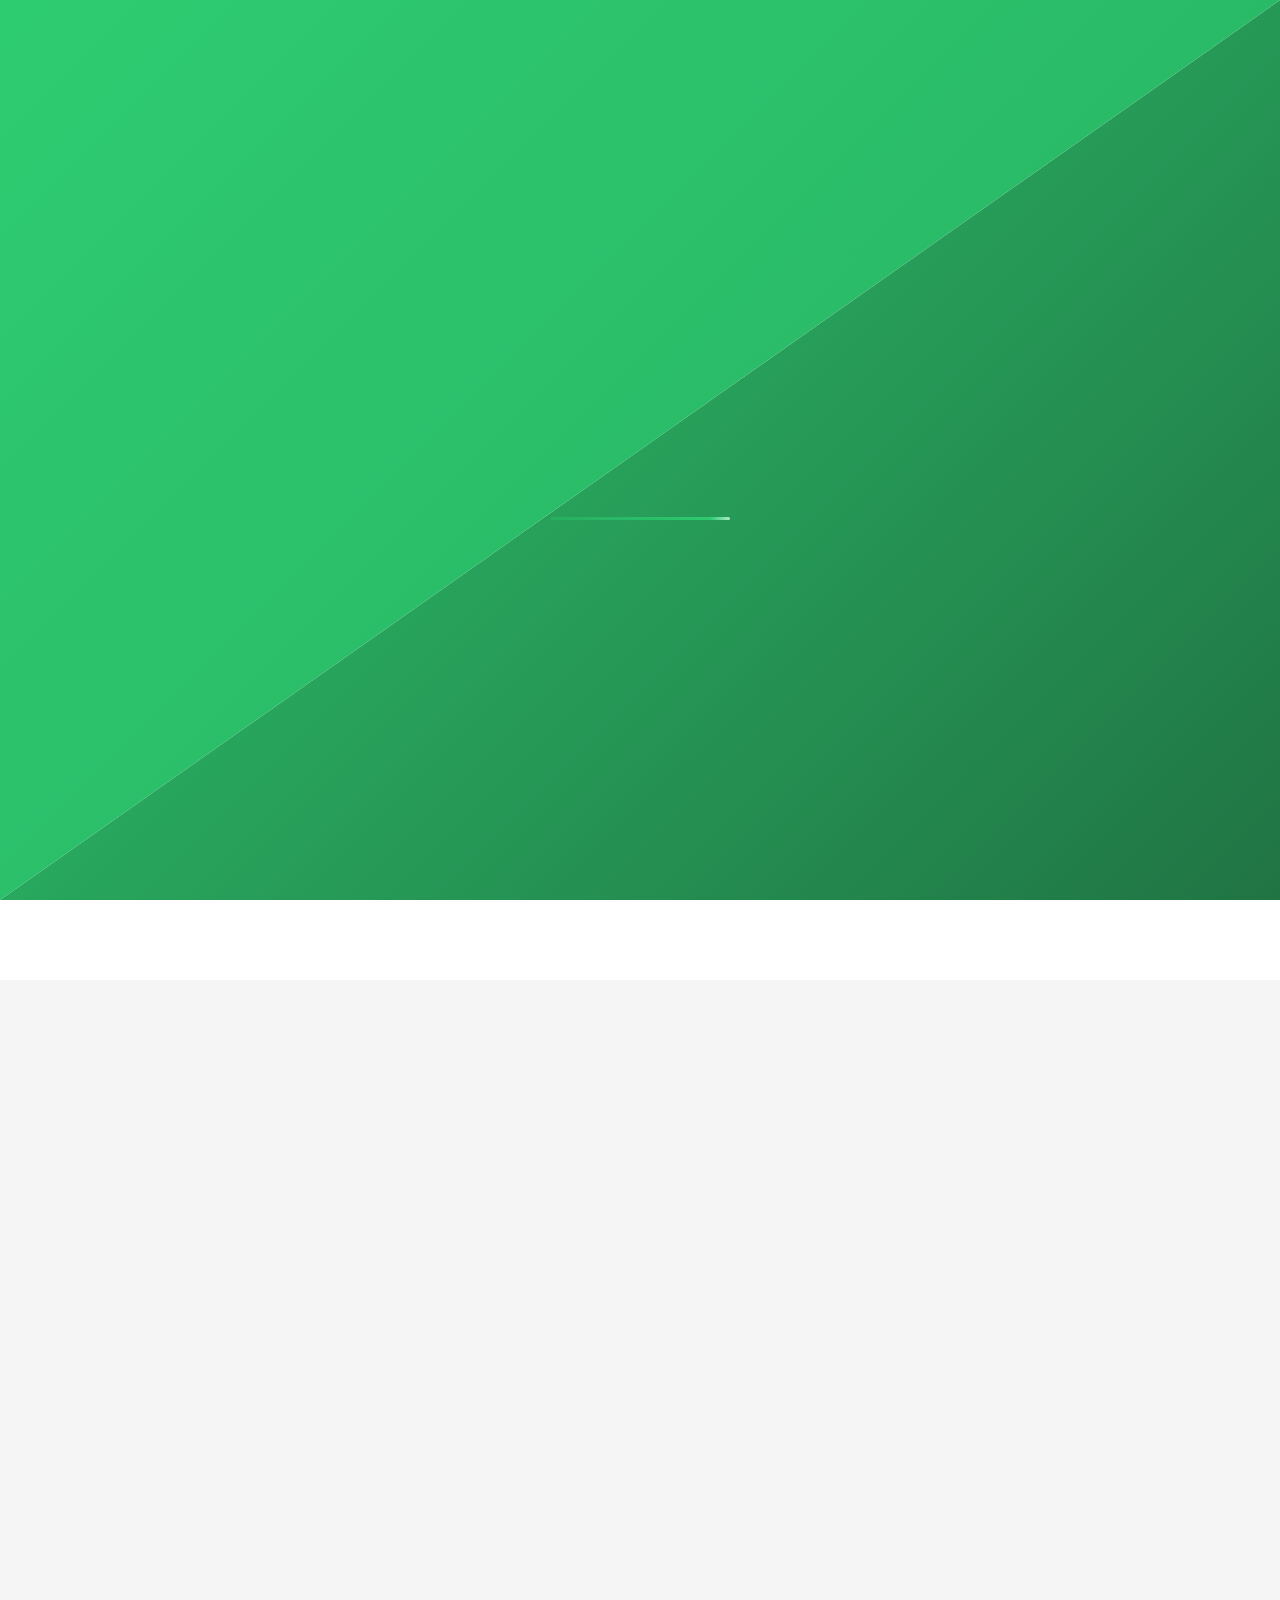
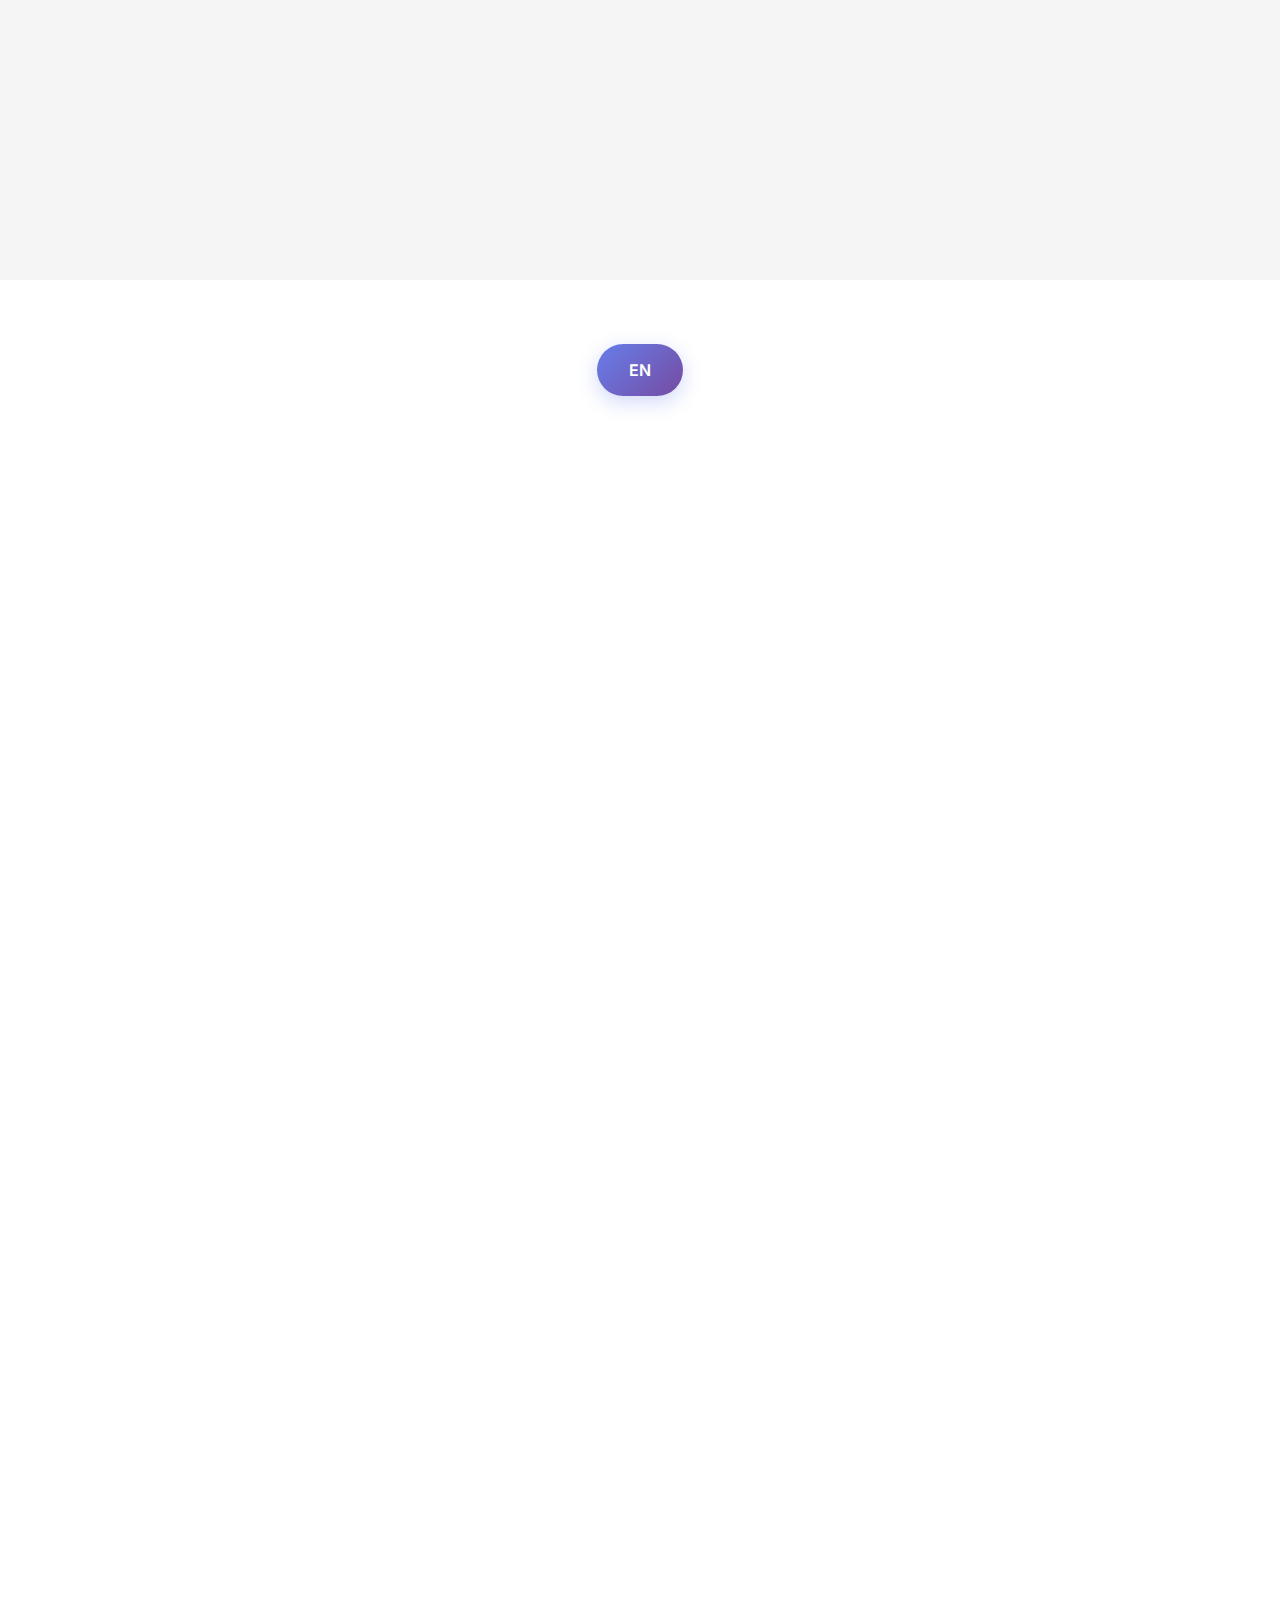
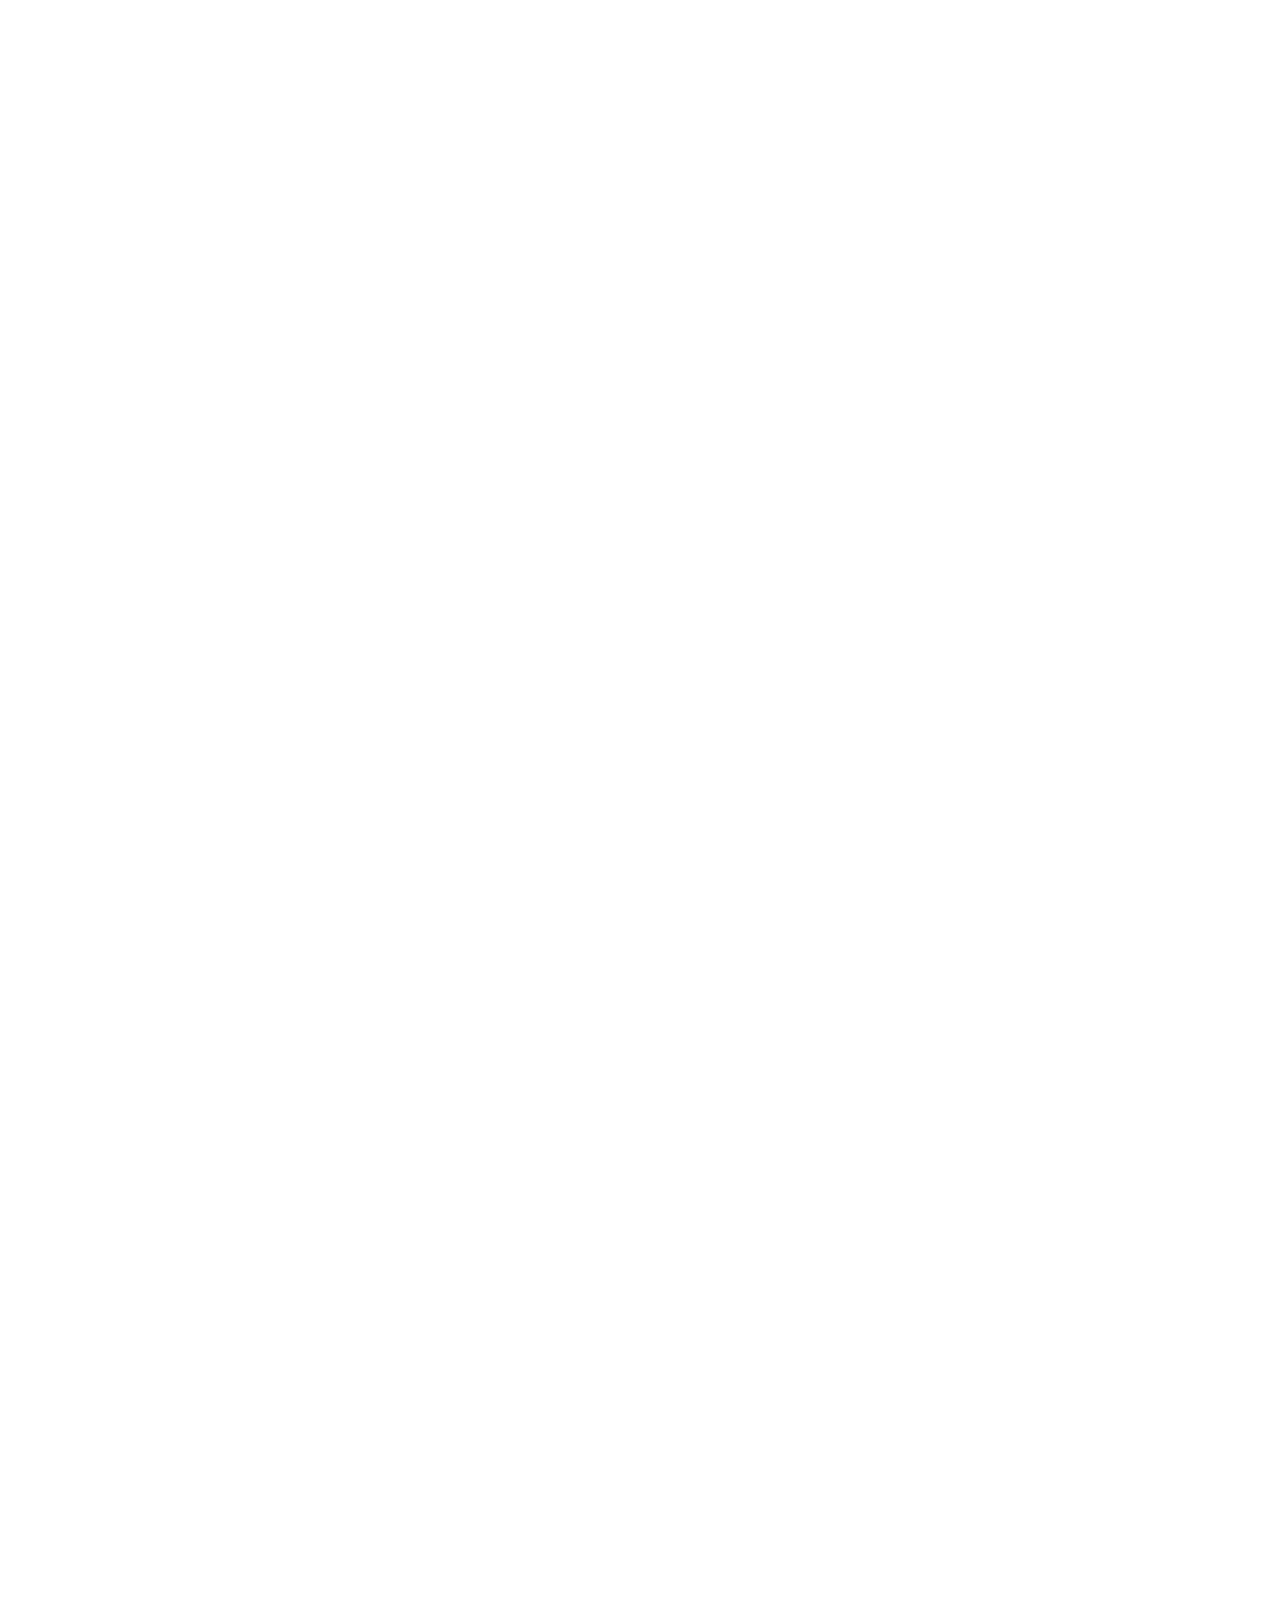
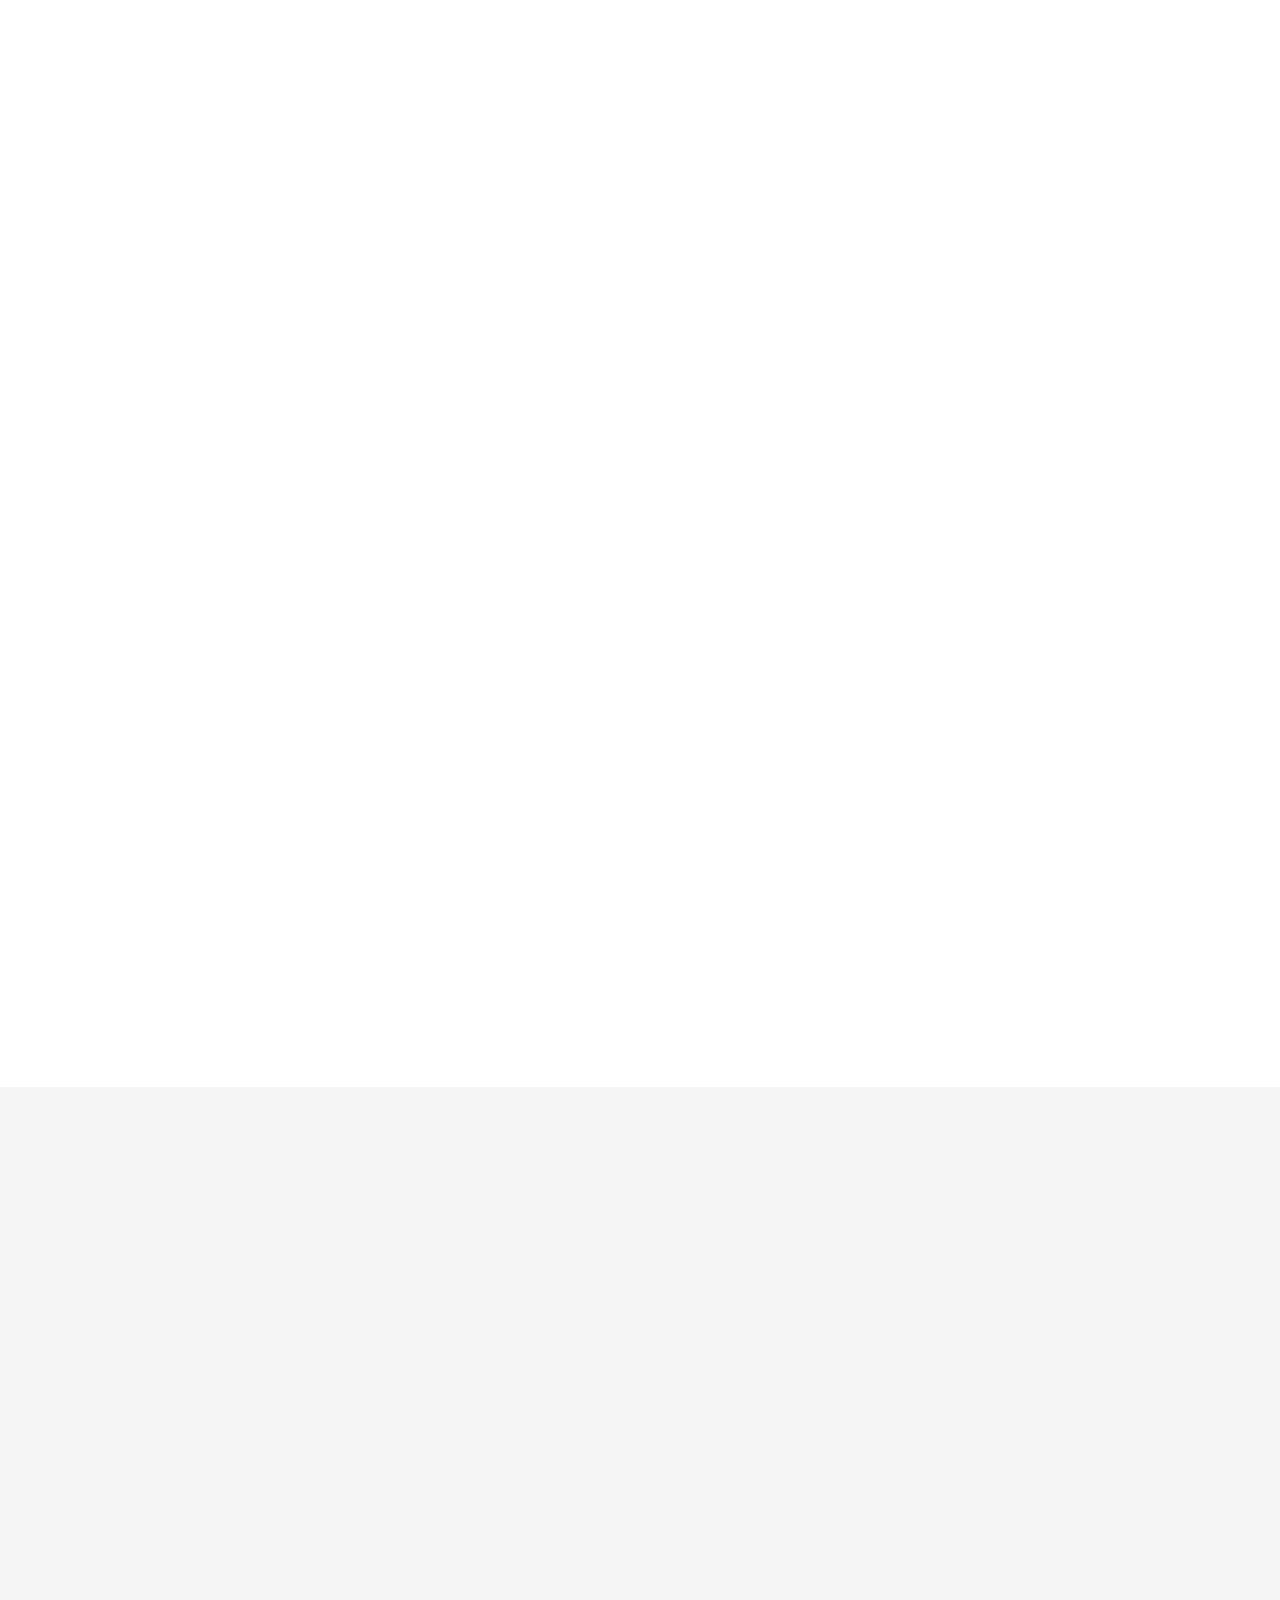
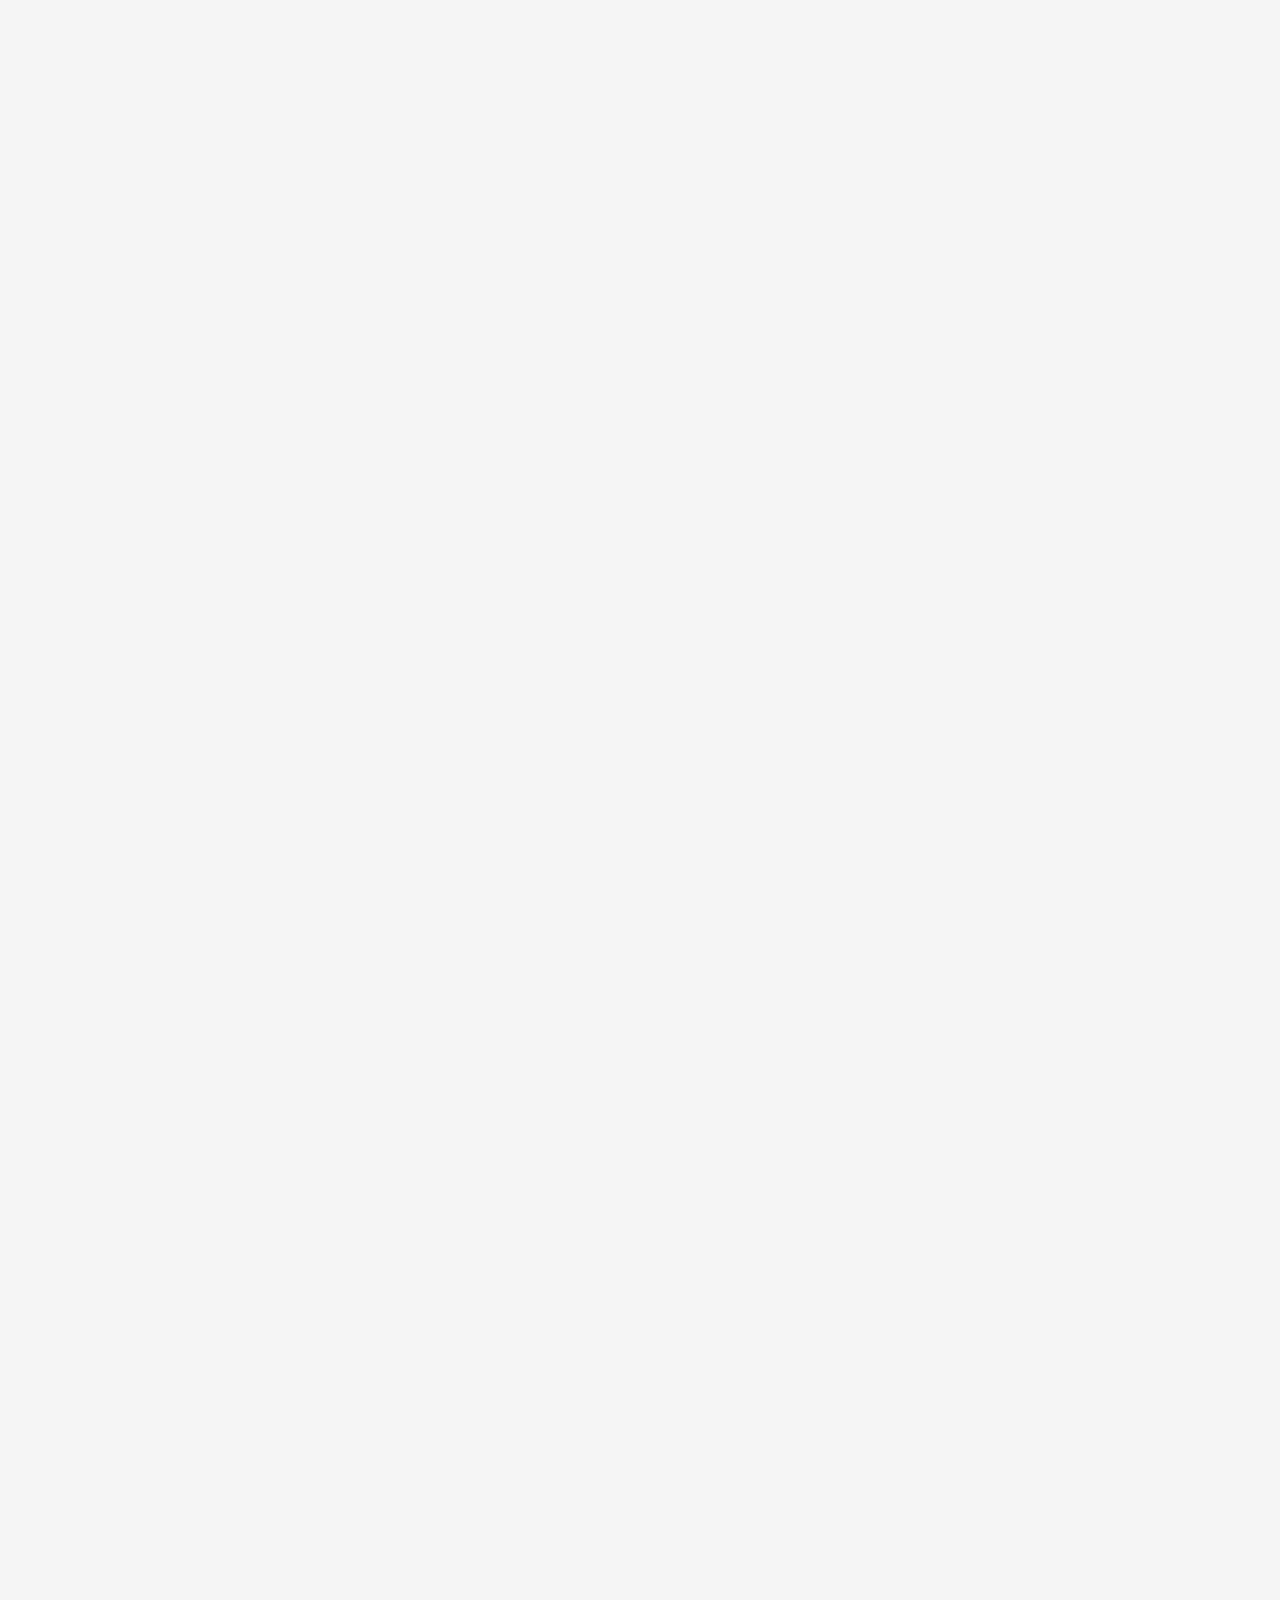
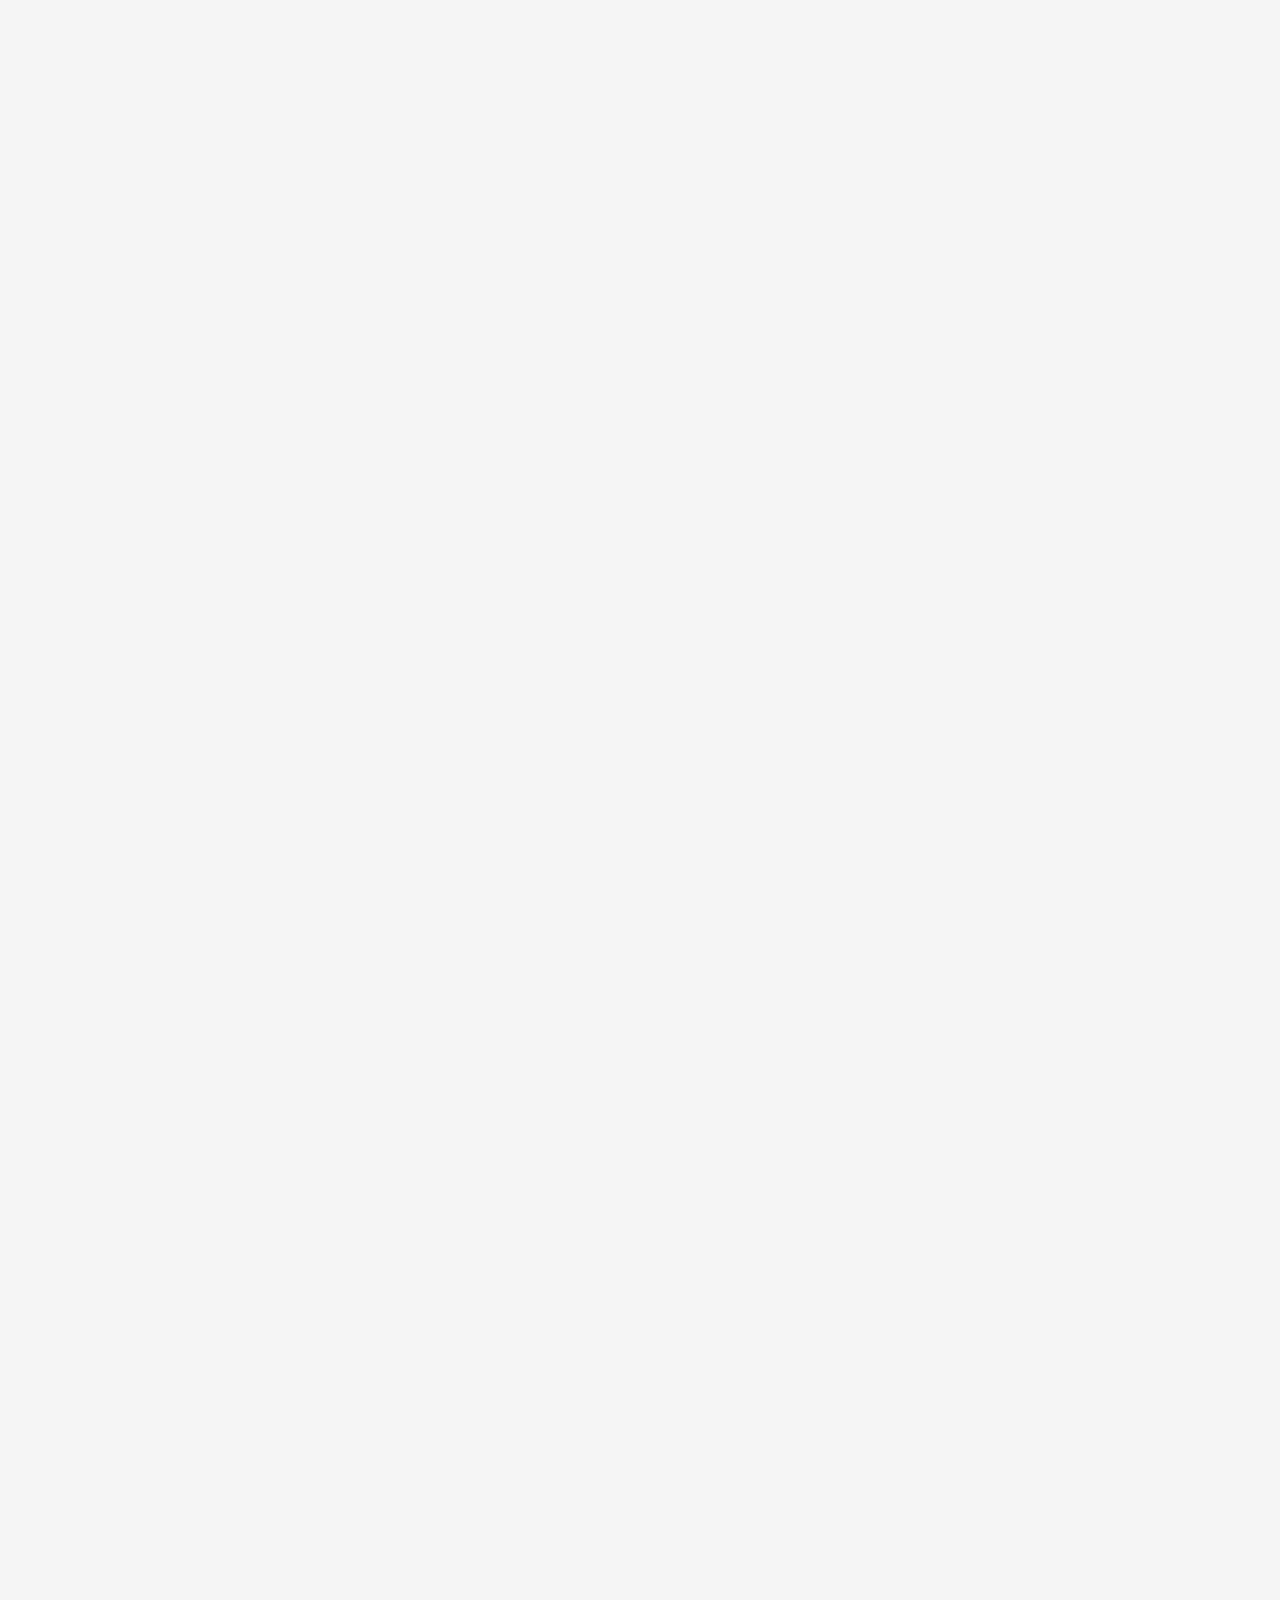
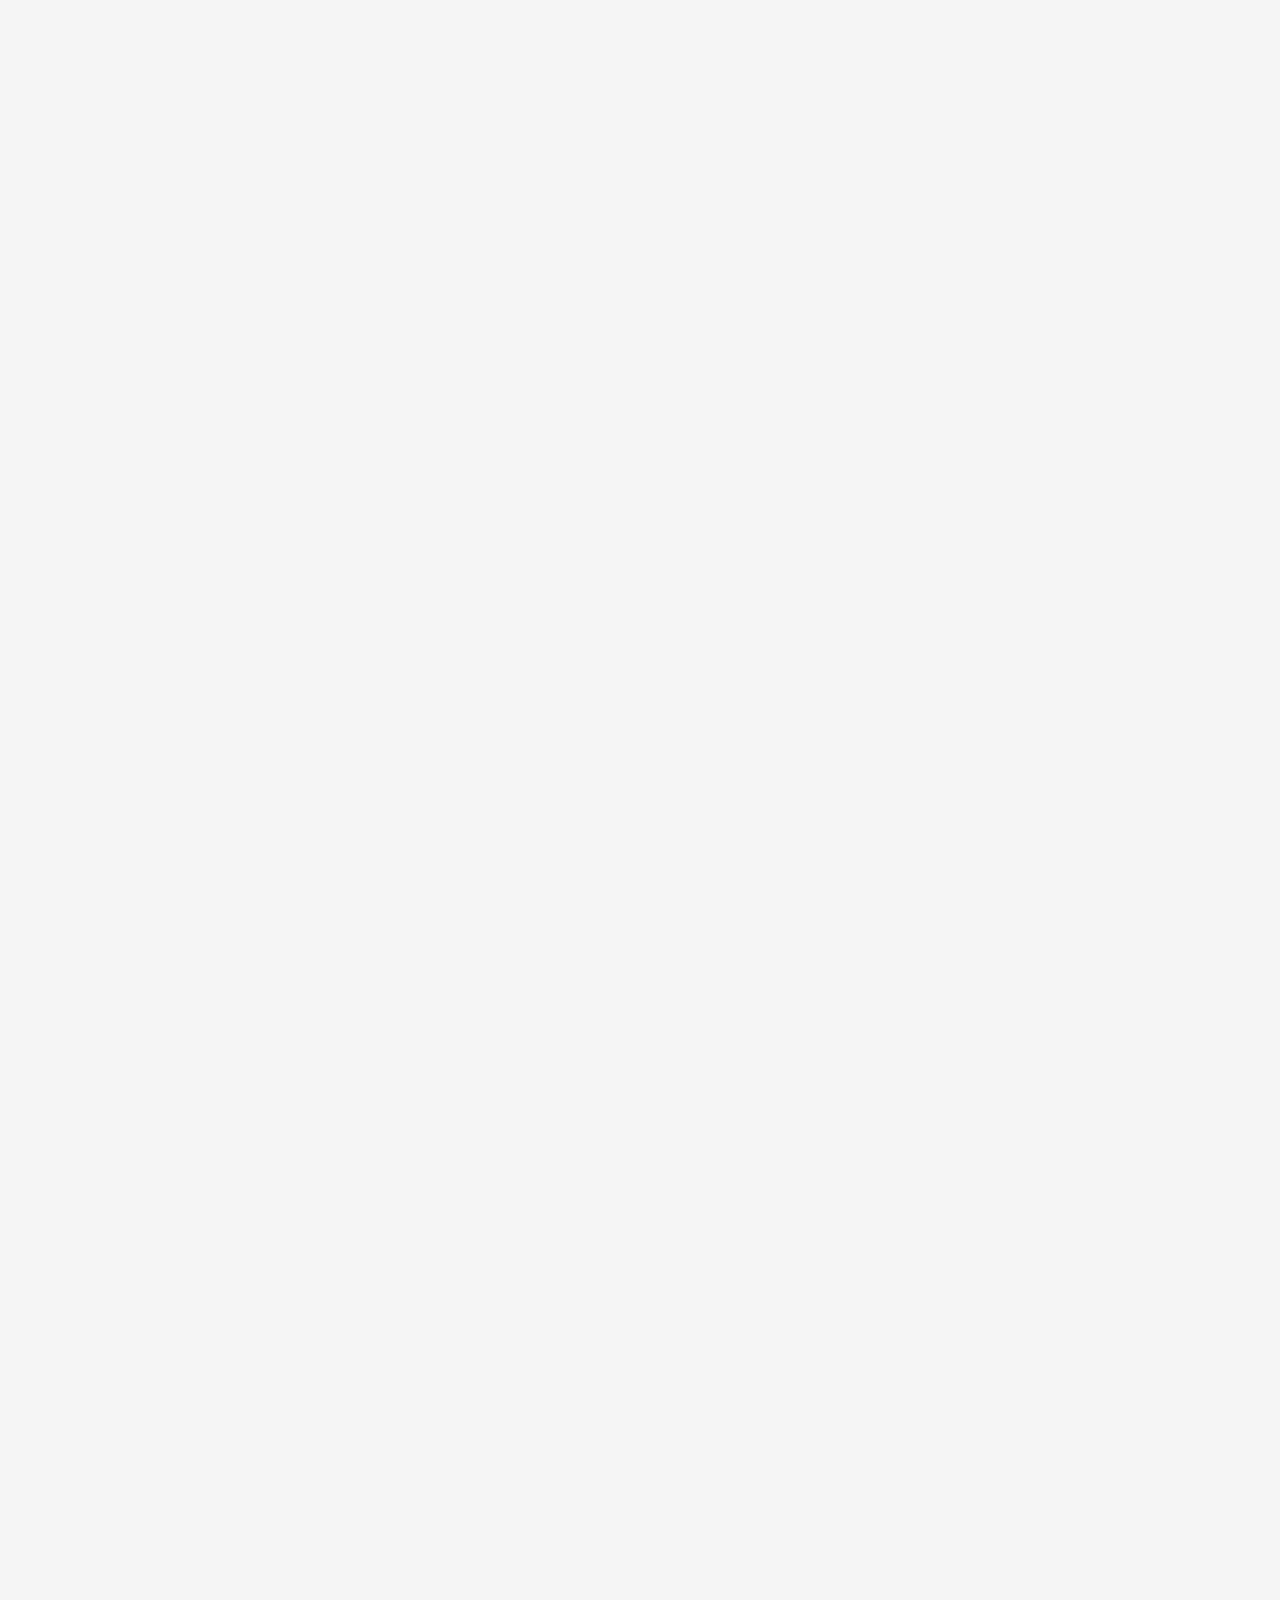
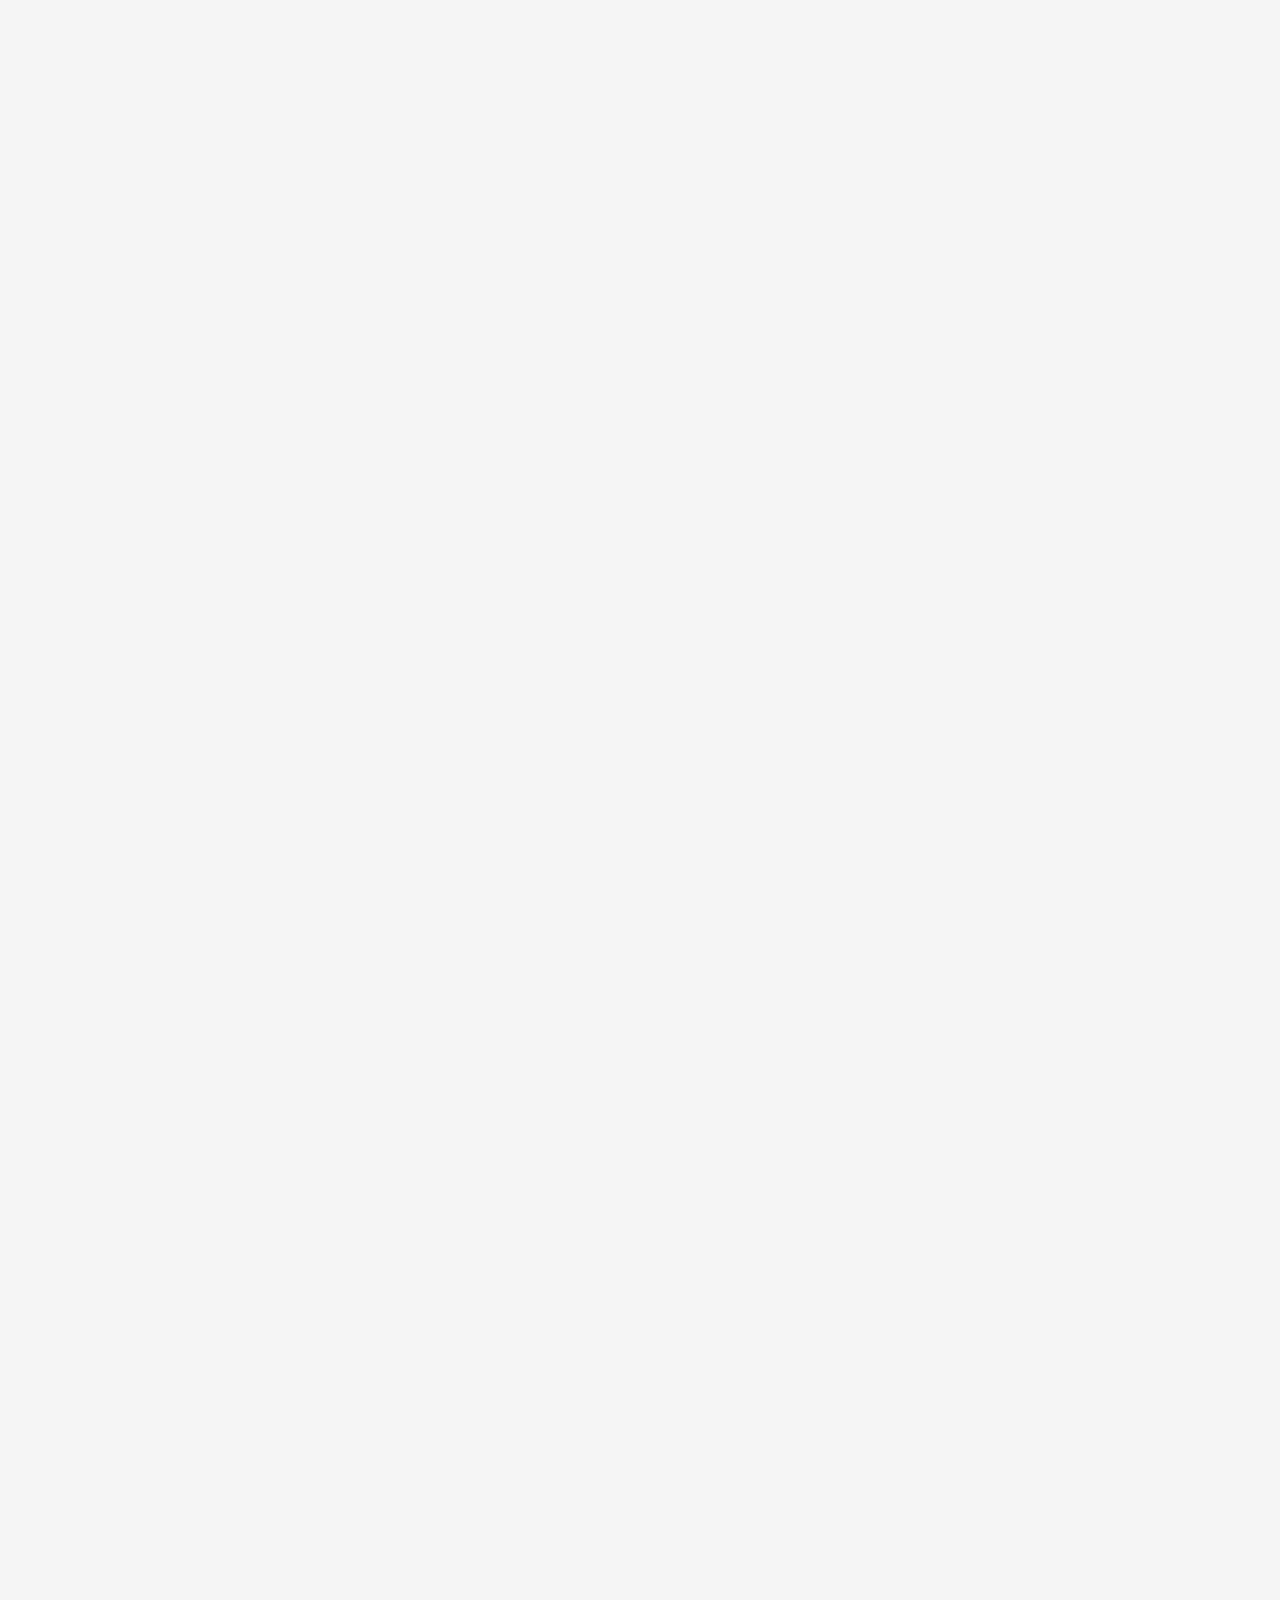
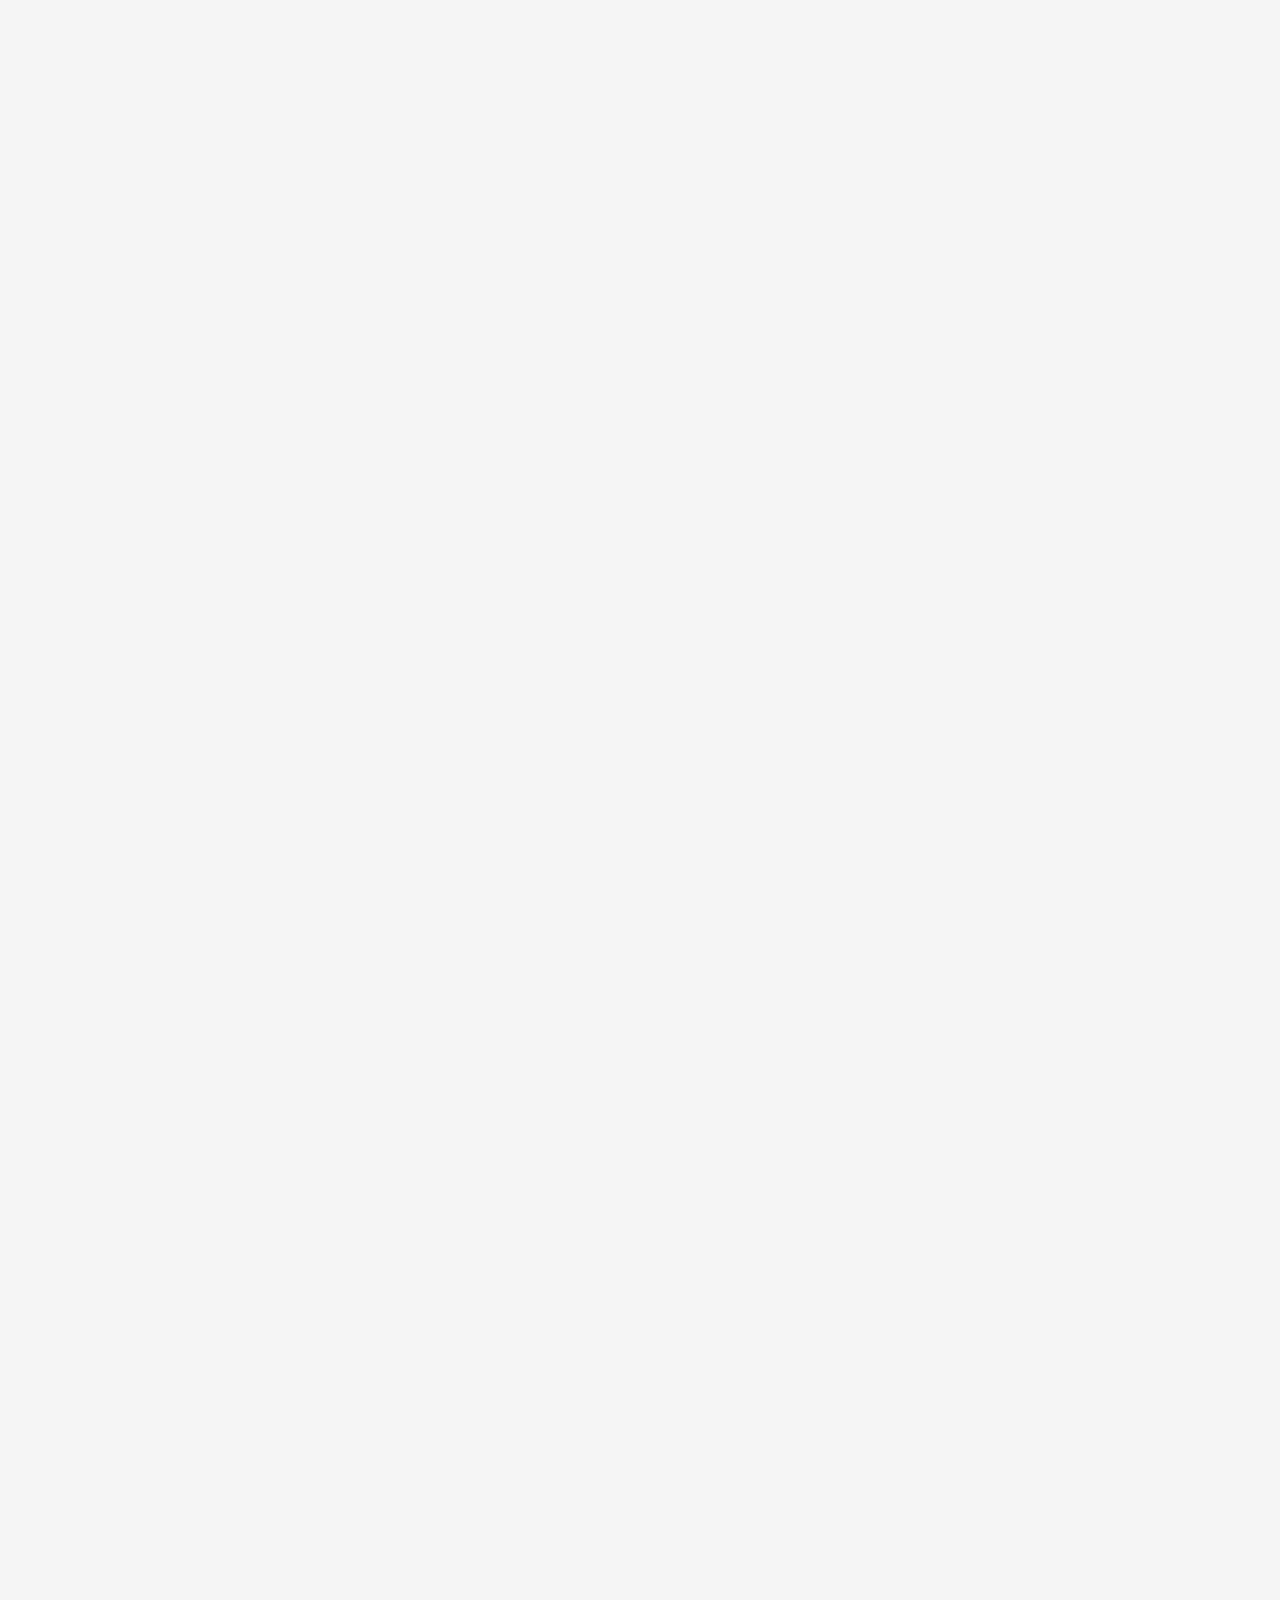
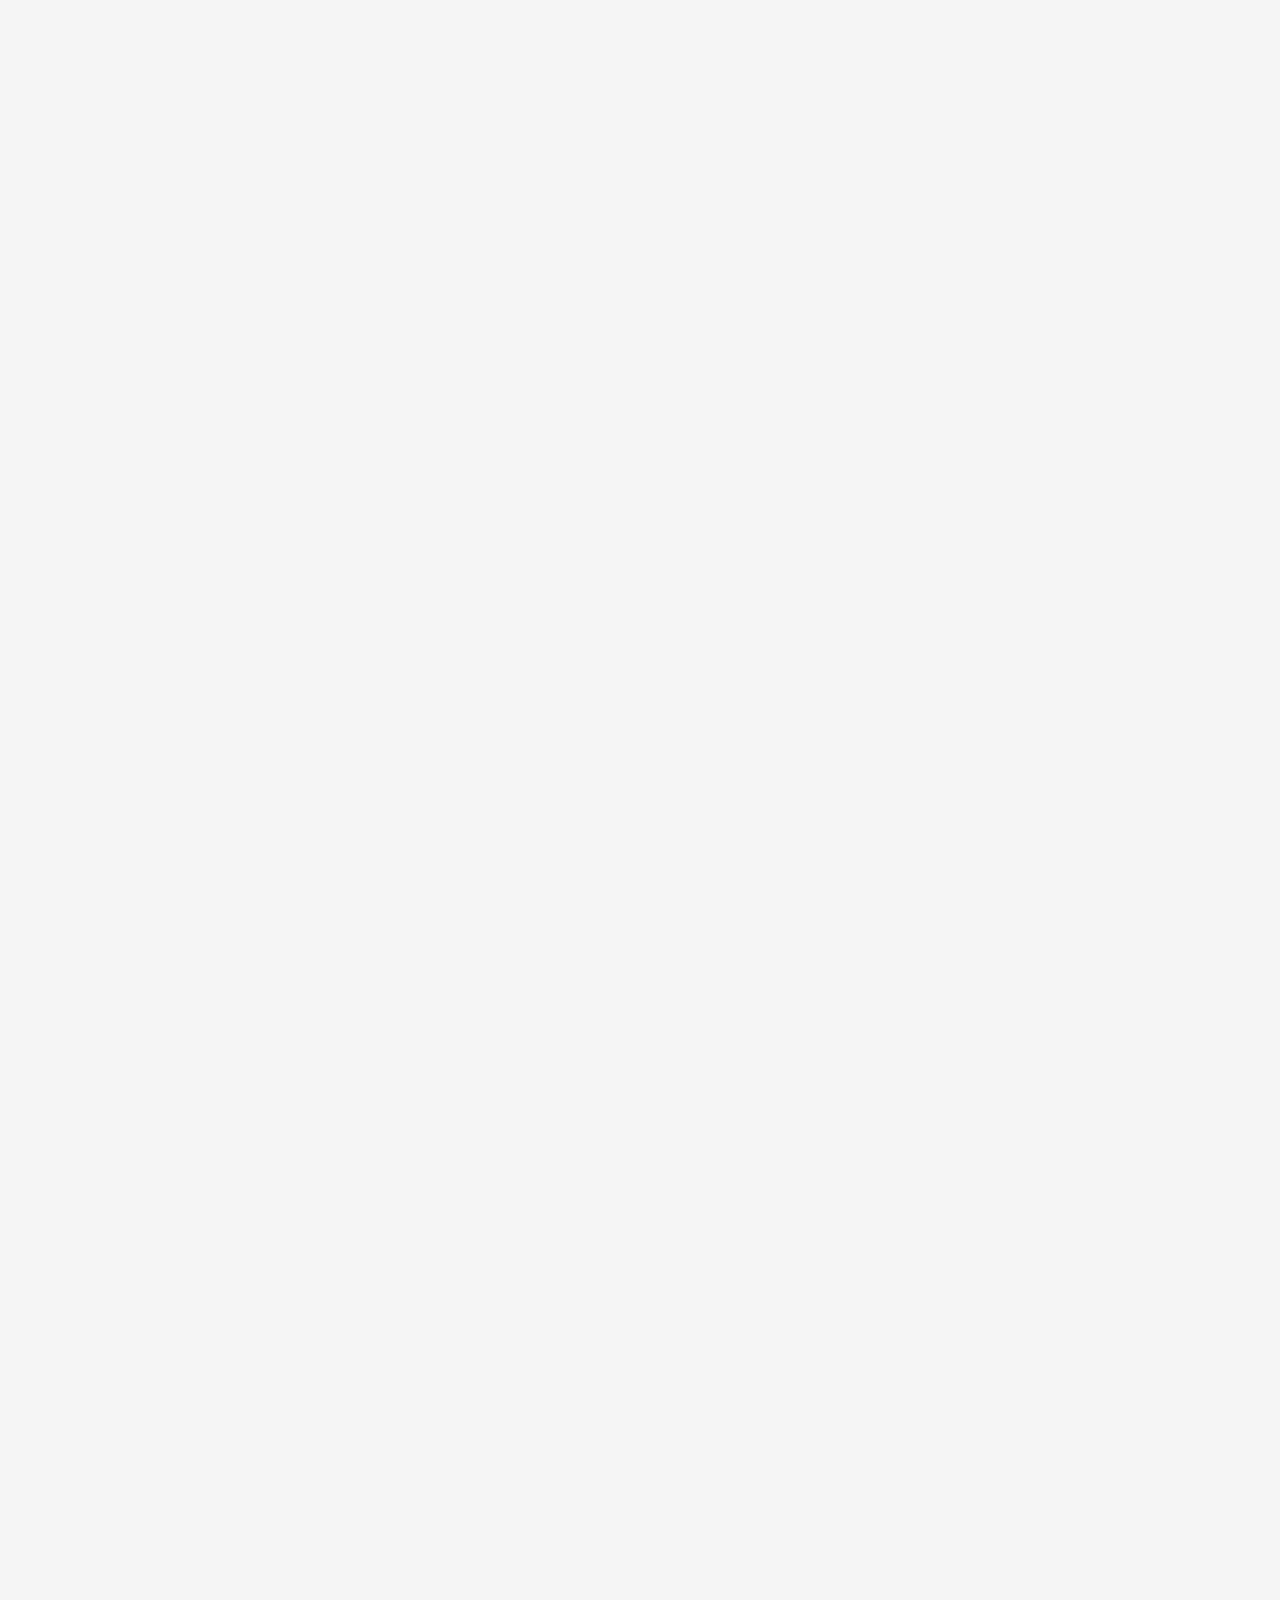
<file: index.html>
<!DOCTYPE html>
<html lang="en">
<head>
    <meta charset="UTF-8">
    <meta name="viewport" content="width=device-width, initial-scale=1.0">
    <!-- <meta name="description" content="Digital solutions para sa probinsya - LGUs, Cooperatives, SMEs, at Schools. Libre assessment, local support, at solutions na talagang gumagana sa probinsya."> -->
    <meta name="description" content="Digital solutions para sa probinsya - LGUs, Cooperatives, SMEs, at Schools. Libre assessment, local support, at solutions na talagang gumagana sa probinsya. Philippine business software, LGU management system, cooperative solutions, SME digital tools, school management system Philippines.">
    <title>Servio - Digital Solutions para sa Probinsya | LGUs, Cooperatives, SMEs & Schools</title>
    <link rel="stylesheet" href="styles.css">
    <link href="https://cdnjs.cloudflare.com/ajax/libs/font-awesome/6.0.0/css/all.min.css" rel="stylesheet">
    <link href="https://fonts.googleapis.com/css2?family=Inter:wght@300;400;500;600;700&family=Poppins:wght@300;400;500;600;700&display=swap" rel="stylesheet">
    <link href="https://unpkg.com/aos@2.3.1/dist/aos.css" rel="stylesheet">
</head>
<body>
    <!-- SPLASH SCREEN -->
    <div class="splash-screen" id="splashScreen">
       
        <div class="splash-cut-left"></div>
         <div class="splash-content">
                         <div class="splash-logo">
                 <div class="logo-animation">
                     <span class="letter">S</span>
                     <span class="letter">E</span>
                     <span class="letter">R</span>
                     <span class="letter">V</span>
                     <span class="letter">I</span>
                     <span class="letter">O</span>
                 </div>
             </div>
            <div class="loading-bar">
                <div class="loading-progress"></div>
            </div>
        </div>
        <div class="splash-cut-right"></div>
    </div>

    <!-- HEADER -->
    <header class="header">
        <div class="header-content">
            <div class="logo">
                <span class="slash">//</span>
                SERVIO
                <span class="slash">//</span>
            </div>
            <button class="hamburger" id="hamburger">
                <span></span>
                <span></span>
                <span></span>
            </button>
            <nav class="main-nav" id="main-nav">
            <a href="index.html">Home</a>
                <a href="#about-us">Who We Are</a>
                <a href="#tools-we-trust">Tools We Trust</a>
                <a href="#who-we-serve">Who We Serve</a>
                <a href="index.html#what-we-do">What We Do</a>
                <a href="#why-it-matters">Why It Matters</a>
                <!-- <a href="index.html#get-involved">Get Involved</a> -->
                <a href="#success-stories">Success Stories</a>
                <a href="community.html" class="active">Community</a>
                <a href="contact.html" class="active">Contact</a>
            </nav>
        </div>
    </header>

    <!-- GEOMETRIC HERO IMAGE -->
    <section class="geometric-hero">
        <div class="hero-split-layout">
            <div class="hero-left-section">
                <h1 class="hero-heading">
                    <span class="translation-text active" data-lang="en">Closer than<br>ever<br>to your next<br>adventure</span>
                    <span class="translation-text" data-lang="hil">Lapit na<br>lang<br>sa imo<br>sunod nga<br>adventure</span>
                </h1>
                <button class="translation-toggle" onclick="toggleTranslation()" data-current="en">
                    <span class="toggle-text">EN</span>
                    <span class="toggle-text">HI</span>
                </button>
            </div>
            <div class="hero-right-section">
                <img src="image/bg.png" alt="Adventure Background" class="hero-background-image">
                <div class="hero-overlay-content">
                    <p class="hero-overlay-text">Welcome to Servio, where our focus is on delivering reliable IT services for local governments and public institutions. We understand the complexities of your operations and provide tailored solutions to meet your needs. Don't hesitate to reach out and learn how we can empower your team and enhance public service efficiency.</p>
                    <button class="hero-explore-btn">Start Exploring</button>
                </div>
            </div>
        </div>
    </section>

    <!-- HERO SECTION -->
    <section id="home" class="hero" data-aos="fade-in" data-aos-delay="200">
        <div class="container">
            <div class="hero-content">
                <h1 data-aos="fade-in" data-aos-delay="300" class="typewriter-container">
                    <span class="typewriter-text">Empowering the Digital<br>Countryside</span>
                </h1><br>
                <!-- <ul class="hero-bullets">
                    <li style="list-style: none;"><span class="highlight">LGUs</span> - Local governments</li>
                    <li><span class="highlight">Cooperatives</span> - Rural enterprises</li>
                    <li><span class="highlight">Schools</span> - Educational institutions</li>
                    <li><span class="highlight">Businesses</span> - Provincial SMEs</li> -->
                <!-- </ul> -->
                <p class="hero-subtitle" data-aos="fade-in" data-aos-delay="500">Digital tools for the Filipino countryside. ERPNext made simple, affordable, and local. From Eastwood to probinsya, we bring world-class technology that serves every community.</p>
                <div class="hero-buttons" data-aos="fade-in" data-aos-delay="700">
                    <button class="btn btn-secondary">🚀 Let's Build Together</button>
                    <button class="btn btn-primary">🛠️ Explore Our Services</button>
                    <button class="btn btn-outline">🌱 Join Our Community</button>
                    <button class="btn btn-outline">🤝 Partner with Servio</button>
                </div>
            </div>
        </div>
    </section>



    <!-- ABOUT US SECTION -->
    <div class="about-section" id="about-us">
        <!-- Translation Toggle for About Section -->
        <div class="about-translation-toggle-container">
            <button class="about-translation-toggle" onclick="toggleAboutTranslation()" data-current="en">
                <span class="toggle-text">EN</span>
                <span class="toggle-text">HI</span>
            </button>

        </div>
        
        <!-- Section 1: The Origin -->
        <div class="origin-section" data-aos="fade-up" data-aos-duration="800">
            <div class="section-header">
                <h2 class="section-title">
                    <span class="translation-text active" data-lang="en">The Origin: Born from the Gaps Between Cities and Systems</span>
                    <span class="translation-text" data-lang="hil">Ang Pagsugod: Ginbata bangud sang Kakulang sang Koneksyon sa Tunga sang Probinsya kag Sistema</span>
                </h2>
            </div>
            <div class="origin-content">
                <p class="origin-narrative">
                    <span class="translation-text active" data-lang="en">Servio didn't start in a glass tower or tech hub—it was born from the glaring disconnect between provincial realities and digital possibilities.</span>
                    <span class="translation-text" data-lang="hil">Wala nagsugod ang Servio sa matay-og nga building ukon kilala nga teknolohiya nga lugar — kundi sa makita nga kalain-lain sang kahimtangan sang mga taga-syudad kag taga-probinsya.</span>
                </p>
                <p class="origin-narrative">
                    <span class="translation-text active" data-lang="en">Its founders — <strong>Joey Gurango</strong>, <strong>Ton Ancheta</strong>, and <strong>James Olarte</strong> — saw it firsthand: local governments wrestling with outdated or no software, rural businesses overwhelmed by expensive complexity, and talented IT workers forced to leave their hometowns behind.</span>
                    <span class="translation-text" data-lang="hil">Ang mga nagtukod sini — sanday <strong>Joey Gurango</strong>, <strong>Ton Ancheta</strong>, kag <strong>James Olarte</strong> — nakasaksi mismo kung paano nagaantos ang mga lokal nga panggobyerno nga nagasalig sa manual nga proseso, mga negosyo sa kabukiran nga nabudlayan maggamit sang komplikado kag mahal nga software, kag mga abilidad nga taga-bukid nga napilitan maghalin sa ila lugar para lang makatrabaho.</span>
                </p>
                <p class="origin-narrative">
                    <span class="translation-text active" data-lang="en">So instead of forcing a broken model to fit, they help them adopt a new one.</span>
                    <span class="translation-text" data-lang="hil">Imbes nga ipilit nga gamiton ang sistema nga indi nami para sa ila, ginbuligan nila nga magamit ang masangko nga paagi.</span>
                </p>
                <div class="tech-stack">
                    <p>
                        <span class="translation-text active" data-lang="en"><strong>ERPNext</strong> became the core: open-source, modular, people-centered.</span>
                        <span class="translation-text" data-lang="hil">Ginbase ang Servio sa <strong>ERPNext</strong> — isa ka bukas nga sistema nga modular, hapos sabton, kag tawo ang ginapamangkot.</span>
                    </p>
                    <p>
                        <span class="translation-text active" data-lang="en"><strong>LarkSuite</strong> added the layer of real-time, intelligent collaboration — light, agile, and built for distributed teams.</span>
                        <span class="translation-text" data-lang="hil">Gin-updan ini sang <strong>LarkSuite</strong> — isa ka himo-himo nga para sa buhi kag madinalag-on nga pag estoryahanay bisan layo ang tagsa-tagsa, kag hapos gamiton sang mga grupo nga nagaubra sa iban-iban nga lugar.</span>
                    </p>
                </div>
                <p class="origin-conclusion">
                    <span class="translation-text active" data-lang="en">Servio isn't just a company. It's a response. A movement. A declaration that digital excellence shouldn't be gated by geography.</span>
                    <span class="translation-text" data-lang="hil">Ang Servio, indi lang isa ka negosyo. Isa ini ka sabat. Isa ka panawagan. Isa ka pagpamatood nga ang kaayuhan sang teknolohiya indi lang para sa mga tawo sa siyudad kundi para man sa tanan — bisan diin ka man.</span>
                </p>
            </div>
        </div>

        <!-- Section 2: Why Servio Exists -->
        <div class="mission-section" data-aos="fade-up" data-aos-duration="800">
            <div class="section-header">
                <h2 class="section-title">
                    <span class="translation-text active" data-lang="en">Why Servio Exists: Digital Empowerment, Rooted in the Countryside</span>
                    <span class="translation-text" data-lang="hil">Ngaa May Servio: Teknolohiya nga Masarangan, Halin kag Para sa Probinsya</span>
                </h2>
            </div>
            <div class="mission-content">
                <p class="mission-intro">
                    <span class="translation-text active" data-lang="en">Servio exists to bring technology to people — wherever they are.</span>
                    <span class="translation-text" data-lang="hil">Ang misyon sang Servio ara sa tinutuyo nga dal-on ang teknolohiya sa tagsa ka Pilipino, bisan diin siya nga bahin sang pungsod.</span>
                </p>
                <p class="mission-statement">
                    <span class="translation-text active" data-lang="en">The Servio's mission is bold, but clear:</span>
                    <span class="translation-text" data-lang="hil">Ang iya katuyoan klaro guid:</span>
                </p>
                <ul class="mission-list">
                    <li>
                        <span class="translation-text active" data-lang="en">Help Filipino organizations thrive through ethical, open platforms like ERPNext and LarkSuite.</span>
                        <span class="translation-text" data-lang="hil">Buligan ang mga organisasyon nga Pilipino nga mag-uswag gamit ang bukas, matinlo, kag patas nga plataporma pareho sang ERPNext kag LarkSuite.</span>
                    </li>
                    <li>
                        <span class="translation-text active" data-lang="en">Cultivate provincial tech talent and keep genius rooted in the countryside.</span>
                        <span class="translation-text" data-lang="hil">Padayunon kag pa-uswagon ang teknolohikal nga abilidad sang mga taga-kabukiran — agud indi na sila kinahanglan maghalin sa ila banwa para lang makapangita obra.</span>
                    </li>
                    <li>
                        <span class="translation-text active" data-lang="en">Deliver modern, open-source systems to Rural Business and LGUs — affordable, transparent, and free from vendor lock-in.</span>
                        <span class="translation-text" data-lang="hil">Ihatag sa mga lokal nga panggobyerno kag mga ginagmay nga negosyo ang moderno kag masarangan nga sistema — nga wala nagapugong sa ila, hapos gamiton, kag sila mismo ang may gahum magdumala.</span>
                    </li>
                </ul>
                <p class="mission-conclusion">
                    <span class="translation-text active" data-lang="en">Because in the countryside, digital transformation means more than tools — it means sovereignty, service, and self-sufficiency.</span>
                    <span class="translation-text" data-lang="hil">Kay sa Probinsya ang bag-o paagi sa teknolohiya indi lang para mapadasig ang trabaho — kundi isa ini ka tikang padulong sa pagpanag-iya, matinud-anon nga serbisyo, kag pangabuhi nga may katahum kag dignidad.</span>
                </p>
            </div>
        </div>

        <!-- Section 3: The Customer Journey -->
        <div class="journey-section" data-aos="fade-up" data-aos-duration="800">
            <div class="section-header">
                <h2 class="section-title">
                    <span class="translation-text active" data-lang="en">The Customer Journey: From Stuck to Sovereign</span>
                    <span class="translation-text" data-lang="hil">Ang Hinun-anon sang Kliyente: Halin sa Pagpangabudlay, Padulong sa Pagpanag-iya kag Pag-uswag</span>
                </h2>
            </div>
            <div class="journey-content">
                <p class="journey-intro">
                    <span class="translation-text active" data-lang="en">Provincial organizations come to Servio when they feel trapped — by slow processes, high costs, or inflexible tools. Whether it's a struggling cooperative, an overwhelmed city hall, or a rural business trying to scale, the story is the same: they need for clarity, capability, and care.</span>
                    <span class="translation-text" data-lang="hil">Nagapalapit ang mga organisasyon sa kabukiran sa Servio kun daw wala na sila sang kasulhayan — bangud sang kapigaduhon sang ila sistema, kataas sang gasto, ukon indi na nila masarangan kag masabtan ang ila ginagamit. Kun isa man ini ka kooperatiba nga nagaantos, munisipyo nga ginatambakan sang papeles, ukon negosyo nga naga pangabuhi sa uma nga gusto mag-uswag — isa lang ang ila ginapangita: kasulhayan, pagsalig, kag pagbulig nga may kasingkasing kag pag-intindi.</span>
                </p>
                <p class="journey-approach">
                    <span class="translation-text active" data-lang="en">There's no promise of magic — only open-source power and people-first service.</span>
                    <span class="translation-text" data-lang="hil">Wala naga-promisa ang Servio sang milagro — kundi kasaligan nga kusog halin sa bukas nga teknolohiya kag serbisyo nga matuod nga naga-una sa tawo.</span>
                </p>
                <p class="journey-tools">
                    <span class="translation-text active" data-lang="en">With tools like ERPNext and LarkSuite, Servio provides:</span>
                    <span class="translation-text" data-lang="hil">Paagi sa ERPNext kag LarkSuite, ginahatag sang Servio ang:</span>
                </p>
                <ul class="journey-list">
                    <li>
                        <span class="translation-text active" data-lang="en">Smart systems for finance, HR, procurement, and more</span>
                        <span class="translation-text" data-lang="hil">Maayo nga sistema para sa buluhaton pareho sang kwarta, mga empleyado, pagpamakal, kag iban pa</span>
                    </li>
                    <li>
                        <span class="translation-text active" data-lang="en">Collaboration tools that turn remote work into strength</span>
                        <span class="translation-text" data-lang="hil">Mga gamit para sa binuligay nga trabaho, bisan layo ang tagsa ka miyembro sang grupo</span>
                    </li>
                    <li>
                        <span class="translation-text active" data-lang="en">Training and support so users don't just adopt tech — they own it</span>
                        <span class="translation-text" data-lang="hil">Panghanas kag bulig para indi lang sila makagamit sang teknolohiya kundi mahibaluan, maangkon, kag mangin tag-iya sini</span>
                    </li>
                </ul>
                <p class="journey-conclusion">
                    <span class="translation-text active" data-lang="en">Working with Servio doesn't just mean going digital.<br>It means becoming digitally sovereign.</span>
                    <span class="translation-text" data-lang="hil">Kun mag-upod ka sa Servio, indi lang ini buot silingon nga "may teknolohiya ka na."<br>Kundi nakahibalo ka na, may kumpiyansa ka na, kag may gahum ka na magdesisyon para sa imo kaugalingon kag para sa kaayuhan sang imo komunidad.</span>
                </p>
            </div>
        </div>

        <!-- Section 4: The Values -->
        <div class="values-section" data-aos="fade-up" data-aos-duration="800">
            <div class="section-header">
                <h2 class="section-title">
                    <span class="translation-text active" data-lang="en">The Values: What Drives Servio</span>
                    <span class="translation-text" data-lang="hil">Ang mga Prinsipyo nga Ginatindugan sang Servio</span>
                </h2>
            </div>
            <div class="values-content">
                <p class="values-intro">
                    <span class="translation-text active" data-lang="en">Servio is guided by a core belief: real transformation happens when people are empowered to lead it themselves.</span>
                    <span class="translation-text" data-lang="hil">Ang Servio may hugot nga pagtuo: Ang matuod-tuod nga kauswagan nagaumpisa kun ang tawo mismo ang nagapanguna kag may gahum sa iya ginhawa.</span>
                </p>
                <p class="values-statement">
                    <span class="translation-text active" data-lang="en">In every decision — from the tools chosen to the partners served — the values serve as the compass:</span>
                    <span class="translation-text" data-lang="hil">Ini nga pagtuo nagatuytoy sang tanan nila nga desisyon:</span>
                </p>
                <div class="values-grid">
                    <div class="value-card" data-aos="fade-in" data-aos-delay="300">
                        <div class="value-icon">
                            <i class="fas fa-shield-alt"></i>
                        </div>
                        <h4>
                            <span class="translation-text active" data-lang="en">Trust and Transparency</span>
                            <span class="translation-text" data-lang="hil">Pagsalig kag Katinlo</span>
                        </h4>
                        <p>
                            <span class="translation-text active" data-lang="en">An open-source approach ensures that clients own their data, understand their systems, and are never locked in. Servio builds trust through clarity, not complexity.</span>
                            <span class="translation-text" data-lang="hil">Ginapabakod sang bukas nga sistema nga ikaw ang tag-iya sang imo data, kabalo ka sa imo ginagamit, kag wala ka ginapilit ukon ginahikot.</span>
                        </p>
                    </div>
                    <div class="value-card" data-aos="fade-in" data-aos-delay="400">
                        <div class="value-icon">
                            <i class="fas fa-eye"></i>
                        </div>
                        <h4>
                            <span class="translation-text active" data-lang="en">Clarity over complexity</span>
                            <span class="translation-text" data-lang="hil">Klaro kaysa Komplikado</span>
                        </h4>
                        <p>
                            <span class="translation-text active" data-lang="en">Designing solutions that are understandable, transparent, and built for real users — not just IT teams.</span>
                            <span class="translation-text" data-lang="hil">Ang solusyon dapat hapos sabton, hapos gamiton, kag para sa tawo mismo — indi lang para sa eksperto.</span>
                        </p>
                    </div>
                    <div class="value-card" data-aos="fade-in" data-aos-delay="500">
                        <div class="value-icon">
                            <i class="fas fa-hands-helping"></i>
                        </div>
                        <h4>
                            <span class="translation-text active" data-lang="en">Service over software</span>
                            <span class="translation-text" data-lang="hil">Serbisyo una sa Tanan</span>
                        </h4>
                        <p>
                            <span class="translation-text active" data-lang="en">Prioritizing people and their growth over just pushing products or features.</span>
                            <span class="translation-text" data-lang="hil">Ginapanginbulahan ang tawo kag ang ila paglambo — indi lang ang software.</span>
                        </p>
                    </div>
                    <div class="value-card" data-aos="fade-in" data-aos-delay="600">
                        <div class="value-icon">
                            <i class="fas fa-users"></i>
                        </div>
                        <h4>
                            <span class="translation-text active" data-lang="en">Community over competition</span>
                            <span class="translation-text" data-lang="hil">Komunidad, Indi Kompetensya</span>
                        </h4>
                        <p>
                            <span class="translation-text active" data-lang="en">Building ecosystems, not empires. Uplifting local talent and shared learning.</span>
                            <span class="translation-text" data-lang="hil">Ginatukod ang pagbinuligay, indi ang patun-anay. Ginapabakod ang lokal nga talento kag ginatipon ang kaalam sang tanan.</span>
                        </p>
                    </div>
                </div>
                <p class="values-conclusion">
                    <span class="translation-text active" data-lang="en">These values keep Servio grounded — especially when the pressure to grow fast, go proprietary, or follow trends gets loud. Like regularization in a good model, Servio keeps the mission true under pressure.</span>
                    <span class="translation-text" data-lang="hil">Amo ini ang pundasyon sang Servio bisan pa sa mga panahon nga ginapilit sila sang kalibutan nga magmadinalag-on dayon, magpanakop sang merkado, ukon magpatuyang sa uso. Ang ila tinutuyo nagapabilin nga matinlo kag matuod-tuod.</span>
                </p>
            </div>
        </div>

        <!-- Section 5: Where Servio is Going -->
        <div class="vision-section" data-aos="fade-up" data-aos-duration="800">
            <div class="section-header">
                <h2 class="section-title">
                    <span class="translation-text active" data-lang="en">Where Servio is Going: A Digitally Sovereign Philippines</span>
                    <span class="translation-text" data-lang="hil">Padulungan sang Servio: Isa ka Pilipinas nga May Gahum sa Kaugalingon nga Teknolohiya</span>
                </h2>
            </div>
            <div class="vision-content">
                <p class="vision-intro">
                    <span class="translation-text active" data-lang="en">Servio envisions a Philippines where:</span>
                    <span class="translation-text" data-lang="hil">Ginatan-aw sang Servio ang isa ka Pilipinas nga:</span>
                </p>
                <ul class="vision-list">
                    <li>
                        <span class="translation-text active" data-lang="en">Rural teams operate as seamlessly as global startups.</span>
                        <span class="translation-text" data-lang="hil">Ang mga grupo sa kabukiran pareho kasanag kag kasanag sang mga kompanya sa siyudad.</span>
                    </li>
                    <li>
                        <span class="translation-text active" data-lang="en">Developers in Capiz, Camiguin, Catanduanes, or any other province have the power to lead national-level platforms.</span>
                        <span class="translation-text" data-lang="hil">Ang mga developers halin sa Capiz, Camiguin, Catanduanes, ukon bisan diin nga probinsya may kusog kag oportunidad nga mangin lider sang bug-os nga pungsod sa larang sang teknolohiya.</span>
                    </li>
                    <li>
                        <span class="translation-text active" data-lang="en">Municipalities run smart, transparent systems that truly serve their constituents.</span>
                        <span class="translation-text" data-lang="hil">Ang mga munisipyo may maayo, bukas, kag matinlo nga sistema nga naga serbisyo guid sa ila katawhan.</span>
                    </li>
                    <li>
                        <span class="translation-text active" data-lang="en">Rural brands compete confidently with global brands — backed by world-class tools.</span>
                        <span class="translation-text" data-lang="hil">Ang mga rural nga negosyo may kumpiyansa nga magpakigbato sa daku nga merkado — may gahum tungod sang maayo nga gamit.</span>
                    </li>
                </ul>
                <p class="vision-conclusion">
                    <span class="translation-text active" data-lang="en">But this vision isn't just about technology. It's about building digital ecosystems that empower provinces, connect businesses, and sustain communities.</span>
                    <span class="translation-text" data-lang="hil">Pero ang panindugan sang Servio indi lang bahin sang teknolohiya. Isa ini ka panawagan nga magtukod sang ecosystem nga naga-ugpong sang mga banwa, naga konektar sang negosyo, kag naga pauswag sang komunidad.</span>
                </p>
                <p class="vision-action">
                    <span class="translation-text active" data-lang="en">This future isn't something to wait for — It's being built now.<br>One municipality, one organization, one transformation at a time.</span>
                    <span class="translation-text" data-lang="hil">Ini nga buwas damlag, indi dapat hulaton.<br>Ginapatuman na subong — isa ka banwa, isa ka grupo, isa ka pagbag-o kada adlaw.</span>
                </p>
            </div>
        </div>
    </div>
    </section>

     <!-- THE TOOLS WE TRUST -->
     <section id="tools-we-trust" class="tools-we-trust">
        <div class="container">
            <h2>Mga Tools na Pinagkakatiwalaan Namin</h2>
            <p class="section-subtitle">Open-source, scalable, at ginawa para sa probinsya</p>
            <div class="tools-grid">
                <div class="tool-card">
                    <div class="tool-icon">
                        <i class=""><img src="image/frappe_logo.png" alt=""></i>
                    </div>
                    <h3>ERPNext (Frappe Framework)</h3>
                    <p>Libre at open-source na ERP system na ginagamit ng mga gobyerno, cooperatives, at SMEs. Pwedeng i-customize, pwede mong pagmamay-ari, at scalable para sa LGU automation at citizen services.</p>
                    <div class="tool-features">
                        <span class="feature-tag">Customizable</span>
                        <span class="feature-tag">Ownable</span>
                        <span class="feature-tag">Scalable</span>
                    </div>
                    <button class="btn btn-outline">🔍 Alamin pa ang ERPNext</button>
                </div>
                <div class="tool-card">
                    <div class="tool-icon">
                        <i class=""><img src="image/lark_logo.png" alt=""></i>
                    </div>
                    <h3>LarkSuite</h3>
                    <p>All-in-one collaboration platform para sa mga team sa probinsya. Chat, video, docs, cloud, at workflow automation para sa NGOs, LGUs, at Coops.</p>
                    <div class="tool-features">
                        <span class="feature-tag">Collaboration</span>
                        <span class="feature-tag">Automation</span>
                        <span class="feature-tag">Rural-Focused</span>
                    </div>
                    <button class="btn btn-outline">📦 Simulan ang LarkSuite</button>
                </div>
            </div>
        </div>
    </section>

    <!-- WHAT WE DO SECTION -->
    <section id="what-we-do" class="what-we-do">
        <div class="container">
            <!-- Intro Section -->
            <div class="services-intro">
                <h2>Digital Transformation for the Countryside — Tailored. Trusted. Tested.</h2>
                <p class="intro-body">At Servio, we don't believe in one-size-fits-all systems. We build and implement digital solutions that respond to the real needs of local governments, rural businesses, cooperatives, and provincial IT teams — using open-source tools that are powerful, practical, and proudly local.</p>
                <p class="intro-body">Whether you're streamlining LGU operations, modernizing your cooperative, or launching your own digital platform, our team will meet you where you are — and grow with you from there.</p>
            </div>

            <!-- Service 1: Modernize LGU Operations -->
            <div class="service-detail">
                <div class="service-header">
                    <div class="service-icon-large">
                        <i class="fas fa-city"></i>
                    </div>
                    <div class="service-title">
                        <h3>Modernize Local Government Operations</h3>
                        <p class="service-subtitle">with ERPNext-based systems</p>
                    </div>
                </div>
                <div class="service-content">
                    <p class="service-description">We help LGUs replace paper-based, manual processes with efficient, digital systems built on ERPNext. The result? Faster services, better transparency, and happier citizens.</p>
                    <div class="service-features-detailed">
                        <h4>We help LGUs digitize:</h4>
                        <ul>
                            <li>Business Permits and Licensing (BPLO)</li>
                            <li>Human Resource and Payroll</li>
                            <li>Procurement and Asset Management</li>
                            <li>Treasury and Budget Monitoring</li>
                            <li>Civil Registry and Document Requests</li>
                            <li>Citizen Feedback and Frontline Services</li>
                        </ul>
                    </div>
                    <div class="service-cta">
                        <p class="cta-text">🚀 Ready to transform your LGU operations?</p>
                        <button class="btn btn-primary">Book a free digital assessment →</button>
                    </div>
                </div>
            </div>

            <!-- Service 2: Implement Digital Solutions -->
            <div class="service-detail">
                <div class="service-header">
                    <div class="service-icon-large">
                        <i class="fas fa-store"></i>
                    </div>
                    <div class="service-title">
                        <h3>Implement Digital Solutions for Provincial Businesses and Cooperatives</h3>
                    </div>
                </div>
                <div class="service-content">
                    <p class="service-description">We empower cooperatives and rural MSMEs to scale operations through low-cost, open-source solutions. Say goodbye to manual logs and hello to growth-ready systems.</p>
                    <div class="service-features-detailed">
                        <h4>We provide systems for:</h4>
                        <ul>
                            <li>Inventory and POS for Cooperatives</li>
                            <li>Member Records and Share Tracking</li>
                            <li>Financial Accounting and Reports</li>
                            <li>Sales and Marketing Dashboards</li>
                            <li>Farm-to-Market Digital Systems</li>
                            <li>Branch Operations Management</li>
                        </ul>
                    </div>
                    <div class="service-cta">
                        <p class="cta-text">🌾 Want a digital system tailored to your coop or biz?</p>
                        <button class="btn btn-primary">Request a consultation today →</button>
                    </div>
                </div>
            </div>

            <!-- Service 3: Train IT Professionals -->
            <div class="service-detail">
                <div class="service-header">
                    <div class="service-icon-large">
                        <i class="fas fa-laptop-code"></i>
                    </div>
                    <div class="service-title">
                        <h3>Train IT Professionals from Outside NCR to become Digital Transformation Leaders</h3>
                    </div>
                </div>
                <div class="service-content">
                    <p class="service-description">We train local developers, IT officers, and freelancers in the provinces to implement ERPNext and lead digital change in their communities.</p>
                    <div class="service-features-detailed">
                        <h4>Our training covers:</h4>
                        <ul>
                            <li>ERPNext Setup and Configuration</li>
                            <li>Frappe Framework Development</li>
                            <li>Digital Transformation Strategy</li>
                            <li>Project Management for IT Teams</li>
                            <li>Certification Pathways</li>
                            <li>Internship and Apprenticeship Tracks</li>
                        </ul>
                    </div>
                    <div class="service-cta">
                        <p class="cta-text">💻 Are you a techie from the region?</p>
                        <button class="btn btn-primary">Apply for our training program →</button>
                    </div>
                </div>
            </div>

            <!-- Service 4: Build Custom Platforms -->
            <div class="service-detail">
                <div class="service-header">
                    <div class="service-icon-large">
                        <i class="fas fa-tools"></i>
                    </div>
                    <div class="service-title">
                        <h3>Build and Maintain Customized Platforms for Rural Deployment with Frappe Framework</h3>
                    </div>
                </div>
                <div class="service-content">
                    <p class="service-description">We don't believe in one-size-fits-all. We build platforms tailored to the unique needs of LGUs, cooperatives, and rural businesses using the powerful Frappe framework.</p>
                    <div class="service-features-detailed">
                        <h4>We build platforms for:</h4>
                        <ul>
                            <li>Agricultural Cooperatives and Federations</li>
                            <li>Health and Social Welfare Systems</li>
                            <li>Education Monitoring and LMS</li>
                            <li>Localized CRM and Citizen Portals</li>
                            <li>Reporting and Analytics Tools</li>
                            <li>Offline-First Rural Use Cases</li>
                        </ul>
                    </div>
                    <div class="service-cta">
                        <p class="cta-text">🧑‍💻 Need a platform built for your locality?</p>
                        <button class="btn btn-primary">Let's co-develop it with Frappe →</button>
                    </div>
                </div>
            </div>

            <!-- Service 5: Promote Open Standards -->
            <div class="service-detail">
                <div class="service-header">
                    <div class="service-icon-large">
                        <i class="fas fa-bullhorn"></i>
                    </div>
                    <div class="service-title">
                        <h3>Promote Open Standards & Digital Sovereignty through Community Engagement</h3>
                    </div>
                </div>
                <div class="service-content">
                    <p class="service-description">We foster a national conversation on digital independence by connecting changemakers, hosting events, and supporting local adoption of open-source tools.</p>
                    <div class="service-features-detailed">
                        <h4>We lead initiatives like:</h4>
                        <ul>
                            <li>Regional Bootcamps on ERPNext</li>
                            <li>LGU Digital Champions Network</li>
                            <li>Women in Tech from the Provinces</li>
                            <li>Ethical Tech and Data Sovereignty Forums</li>
                            <li>Open-Source for Public Good Campaigns</li>
                            <li>School and Barangay Tech Outreach</li>
                        </ul>
                    </div>
                    <div class="service-cta">
                        <p class="cta-text">📢 Want to host a bootcamp or speak at one?</p>
                        <button class="btn btn-primary">Partner with us on community events →</button>
                    </div>
                </div>
            </div>

            <!-- Final CTA -->
            <div class="final-service-cta">
                <h3>💡 Need a custom solution for your team or LGU?</h3>
                <p>Let's talk about how Servio can help.</p>
                <button class="btn btn-primary btn-large">Contact us →</button>
            </div>
        </div>
    </section>


        <!-- WHO WE SERVE -->
    <section id="who-we-serve" class="who-we-serve" data-aos="fade-up" data-aos-duration="800">
        <div class="background-overlay"></div>
        <div class="container">
            <!-- Intro Section -->
            <div class="serve-intro" data-aos="fade-in" data-aos-delay="200">
                <h2>One Mission. Many Sectors. Deep Impact.</h2>
                <p class="serve-intro-body">Servio is built to serve the backbone of the countryside — from government offices to rural cooperatives, growing businesses to community-led development orgs.</p>
                <p class="serve-intro-body">Every sector we serve shares one thing in common: the need for digital systems that are reliable, local-first, and built for scale.</p>
                <p class="serve-intro-body">We tailor our approach for each industry, knowing that true transformation begins when tools meet context — and people are empowered to lead the change.</p>
            </div>
            
            <h2 data-aos="fade-in" data-aos-delay="300">Sino ang Aming Sinisilbihan</h2>
            <div class="serve-grid">
                <div class="serve-card" data-aos="fade-up" data-aos-delay="100">
                    <div class="serve-icon">
                        <i class="fas fa-building"></i>
                    </div>
                    <h3>LGUs</h3>
                    <p>Permits, licensing, tax collection, COA compliance</p>
                    <button class="btn btn-outline">Tingnan ang LGU Solutions</button>
                </div>
                <div class="serve-card" data-aos="fade-up" data-aos-delay="200">
                    <div class="serve-icon">
                        <i class="fas fa-handshake"></i>
                    </div>
                    <h3>Cooperatives</h3>
                    <p>Accounting, inventory, payroll, member reports</p>
                    <button class="btn btn-outline">Kasama Mo sa Paglago</button>
                </div>
                <div class="serve-card" data-aos="fade-up" data-aos-delay="300">
                    <div class="serve-icon">
                        <i class="fas fa-chart-line"></i>
                    </div>
                    <h3>SMEs</h3>
                    <p>Sales tracking, customer info, inventory management</p>
                    <button class="btn btn-outline">Palakasin ang Negosyo</button>
                </div>
                <div class="serve-card" data-aos="fade-up" data-aos-delay="400">
                    <div class="serve-icon">
                        <i class="fas fa-graduation-cap"></i>
                    </div>
                    <h3>Schools</h3>
                    <p>School management, training portals, asset tracking</p>
                    <button class="btn btn-outline">I-Transform ang Education</button>
                </div>
            </div>
        </div>
    </section>

    
    <!-- INDUSTRIES WE SERVE SECTION -->
    <section id="industries" class="industries-we-serve" data-aos="fade-up" data-aos-duration="800">
        <div class="container">
            <h2 data-aos="fade-in" data-aos-delay="200">Industries We Serve</h2>
            <p class="section-subtitle" data-aos="fade-in" data-aos-delay="300">One Mission. Many Sectors. Deep Impact.</p>
            <p class="industries-intro" data-aos="fade-in" data-aos-delay="400">Servio is built to serve the backbone of the countryside — from government offices to rural cooperatives, growing businesses to community-led development orgs. Every sector we serve shares one thing in common: the need for digital systems that are reliable, local-first, and built for scale.</p>
            
            <div class="industries-grid">
                <div class="industry-card" data-aos="fade-in" data-aos-delay="500">
                    <div class="industry-icon">
                        <i class="fas fa-landmark"></i>
                    </div>
                    <h3>🏛️ Local Government Units (LGUs)</h3>
                    <h4>Smarter Systems. Better Service.</h4>
                    <p>From municipal halls to provincial capitols, we help LGUs transition from paperwork to platforms — so they can serve citizens more efficiently and transparently.</p>
                    <div class="industry-solutions">
                        <h5>Key Solutions:</h5>
                        <ul>
                            <li>ERPNext for financials, HR, permits, and citizen services</li>
                            <li>Document routing and records management</li>
                            <li>LarkSuite for internal communication</li>
                            <li>Real-time dashboards for local executives</li>
                        </ul>
                    </div>
                    <button class="btn btn-outline">🗂 Explore LGU Solutions</button>
                </div>
                
                <div class="industry-card" data-aos="fade-in" data-aos-delay="600">
                    <div class="industry-icon">
                        <i class="fas fa-seedling"></i>
                    </div>
                    <h3>🌾 Rural Cooperatives</h3>
                    <h4>Empowering Coops with Digital Tools</h4>
                    <p>We equip agricultural and multipurpose cooperatives with systems to manage members, finances, inventory, and operations — all while staying true to their community-first mission.</p>
                    <div class="industry-solutions">
                        <h5>Key Solutions:</h5>
                        <ul>
                            <li>Member management systems</li>
                            <li>Inventory and POS tools</li>
                            <li>Coop accounting and financial reporting</li>
                            <li>Custom portals for transparency and trust</li>
                        </ul>
                    </div>
                    <button class="btn btn-outline">🌱 See Coop Tools in Action</button>
                </div>
                
                <div class="industry-card" data-aos="fade-in" data-aos-delay="700">
                    <div class="industry-icon">
                        <i class="fas fa-chart-line"></i>
                    </div>
                    <h3>🏢 Provincial SMEs</h3>
                    <h4>Helping Local Businesses Scale Smarter</h4>
                    <p>We support small-to-medium enterprises across the countryside with ERP tools that grow as they grow — covering everything from sales to payroll to inventory.</p>
                    <div class="industry-solutions">
                        <h5>Key Solutions:</h5>
                        <ul>
                            <li>ERPNext for business operations</li>
                            <li>CRM, sales, and inventory management</li>
                            <li>Payroll, HR, and timekeeping</li>
                            <li>LarkSuite for team collaboration</li>
                        </ul>
                    </div>
                    <button class="btn btn-outline">💼 Discover SME Solutions</button>
                </div>
                
                <div class="industry-card" data-aos="fade-in" data-aos-delay="800">
                    <div class="industry-icon">
                        <i class="fas fa-graduation-cap"></i>
                    </div>
                    <h3>🎓 Educational Institutions</h3>
                    <h4>Future-Ready Schools and Systems</h4>
                    <p>We work with colleges, universities, and training centers outside NCR to streamline administration, digitize records, and equip students with in-demand tech skills.</p>
                    <div class="industry-solutions">
                        <h5>Key Solutions:</h5>
                        <ul>
                            <li>ERPNext for school admin and finance</li>
                            <li>Online portals for student management</li>
                            <li>Frappe training for tech track students</li>
                            <li>Collaboration tools for faculty and admin</li>
                        </ul>
                    </div>
                    <button class="btn btn-outline">📚 Explore EdTech Solutions</button>
                </div>
            </div>
            
            <div class="industries-cta" data-aos="fade-in" data-aos-delay="900">
                <p>No matter the sector, we meet you where you are — and help you move forward.</p>
                <p>Let's talk about how we can support your digital journey.</p>
                <div class="cta-buttons">
                    <button class="btn btn-primary">Book a Call</button>
                    <button class="btn btn-secondary">Schedule a Demo</button>
                    <button class="btn btn-outline">Contact Our Team</button>
                </div>
            </div>
        </div>
    </section>

   
    <!-- WHY CHOOSE US -->
    <section class="why-choose-us" data-aos="fade-up" data-aos-duration="800">
        <div class="container">
            <h2 data-aos="fade-in" data-aos-delay="200">Bakit Kami ang Pipiliin Ninyo</h2>
            <div class="features-grid">
                <div class="feature-card" data-aos="fade-in" data-aos-delay="300">
                    <div class="feature-icon">
                        <i class="fas fa-coins"></i>
                    </div>
                    <h3>Affordable</h3>
                    <p>ERPNext-powered solutions na fit sa budget ng lahat</p>
                </div>
                <div class="feature-card" data-aos="fade-in" data-aos-delay="400">
                    <div class="feature-icon">
                        <i class="fas fa-headset"></i>
                    </div>
                    <h3>Local Support</h3>
                    <p>Filipino team na kasama sa progress ng probinsya</p>
                </div>
                <div class="feature-card" data-aos="fade-in" data-aos-delay="500">
                    <div class="feature-icon">
                        <i class="fas fa-shield-alt"></i>
                    </div>
                    <h3>Open Source & Secure</h3>
                    <p>ERPNext-based solutions na may enterprise-grade security</p>
                </div>
                <div class="feature-card" data-aos="fade-in" data-aos-delay="600">
                    <div class="feature-icon">
                        <i class="fas fa-star"></i>
                    </div>
                    <h3>Community-Focused</h3>
                    <p>Nakatuon sa serbisyo sa mga Filipino communities</p>
                </div>
            </div>
        </div>
    </section>

        <!-- HOW IT WORKS -->
    <section class="how-it-works" data-aos="fade-up" data-aos-duration="800">
        <div class="container">
            <h2 data-aos="fade-in" data-aos-delay="200">Paano Gumagana</h2>
            <div class="process-steps">
                <div class="step" data-aos="fade-in" data-aos-delay="300">
                    <div class="step-number">1</div>
                    <h3>Libre Assessment</h3>
                    <p>Naiintindihan namin ang needs ng probinsya at current setup</p>
                </div>
                <div class="step" data-aos="fade-in" data-aos-delay="400">
                    <div class="step-number">2</div>
                    <h3>Tailored Setup</h3>
                    <p>ERPNext na naka-configure para sa needs ng community</p>
                </div>
                <div class="step" data-aos="fade-in" data-aos-delay="500">
                    <div class="step-number">3</div>
                    <h3>Train Your Team</h3>
                    <p>Training sa local language para sa community</p>
                </div>
                <div class="step" data-aos="fade-in" data-aos-delay="600">
                    <div class="step-number">4</div>
                    <h3>Ongoing Support</h3>
                    <p>Continuous assistance habang lumalago ang community</p>
                </div>
            </div>
            <div class="process-cta" data-aos="fade-in" data-aos-delay="700">
                <button class="btn btn-primary btn-large">Simulan ang Libre Assessment</button>
            </div>
        </div>
    </section>

    <!-- WHY IT MATTERS -->
    <section id="why-it-matters" class="why-it-matters" data-aos="fade-up" data-aos-duration="800">
        <div class="container">
            <div class="why-it-matters-content">
                <div class="mission-statement" data-aos="fade-in" data-aos-delay="200">
                    <h2>"Hindi dapat privilege ng geography ang technology. Hindi rin dapat privilege ang governance, opportunity, o innovation."</h2>
                </div>
                <div class="narrative-section" data-aos="fade-in" data-aos-delay="300">
                    <p>Naniniwala ang Servio na ang susunod na wave ng Philippine transformation ay manggagaling sa probinsya — sa pamamagitan ng public service innovation at people-first software.</p>
                    <div class="impact-points">
                        <div class="impact-point" data-aos="fade-in" data-aos-delay="400">
                            <i class="fas fa-bridge"></i>
                            <h3>Bridging Tech Inequality</h3>
                            <p>Mula sa town halls hanggang shopping malls — isang standard: Open. Reliable. Designed para sa mga taong gumagamit.</p>
                        </div>
                        <div class="impact-point" data-aos="fade-in" data-aos-delay="500">
                            <i class="fas fa-chart-line"></i>
                            <h3>Provincial Innovation</h3>
                            <p>Binibigyan ng kapangyarihan ang local communities na mamuno ng digital transformation sa kanilang sariling regions.</p>
                        </div>
                    </div>
                </div>
            </div>
        </div>
    </section>

    <!-- SUCCESS STORIES -->
    <section id="success-stories" class="success-stories" data-aos="fade-up" data-aos-duration="800">
        <div class="container">
            <h2 data-aos="fade-in" data-aos-delay="200">Mga Kwento ng Tagumpay</h2>
            <div class="testimonials">
                <div class="testimonial" data-aos="fade-in" data-aos-delay="300">
                    <p>"Mas maganda na ang LGU reports gamit ang ERPNext"</p>
                    <span class="author">– IT Officer, Provincial LGU</span>
                </div>
                <div class="testimonial" data-aos="fade-in" data-aos-delay="400">
                    <p>"Madali gamitin para sa aming mga members"</p>
                    <span class="author">– Coop Leader, Rural Cooperative</span>
                </div>
                <div class="testimonial" data-aos="fade-in" data-aos-delay="500">
                    <p>"ROI agad sa Servio solutions"</p>
                    <span class="author">– SME Owner, Provincial Business</span>
                </div>
                <div class="testimonial" data-aos="fade-in" data-aos-delay="600">
                    <p>"Ginawang simple ng ERPNext ang school management"</p>
                    <span class="author">– School Admin, Rural School</span>
                </div>
            </div>
            <div class="stories-cta" data-aos="fade-in" data-aos-delay="700">
                <button class="btn btn-outline">I-Download ang Digital Countryside Toolkit</button>
            </div>
        </div>
    </section>

    <!-- GET INVOLVED -->
    <section class="get-involved" data-aos="fade-up" data-aos-duration="800">
        <div class="container">
            <h2 data-aos="fade-in" data-aos-delay="200">Sumali sa Amin</h2>
            <p class="section-subtitle" data-aos="fade-in" data-aos-delay="300">Sumali sa digital countryside movement</p>
            <div class="involvement-grid">
                <div class="involvement-card" data-aos="fade-in" data-aos-delay="400">
                    <div class="card-icon">
                        <i class="fas fa-landmark"></i>
                    </div>
                    <h3>🏛️ LGUs</h3>
                    <p>Gawing simple ang governance, i-automate ang systems, i-improve ang citizen service</p>
                    <button class="btn btn-primary">I-Modernize gamit ang Servio</button>
                </div>
                <div class="involvement-card" data-aos="fade-in" data-aos-delay="500">
                    <div class="card-icon">
                        <i class="fas fa-handshake"></i>
                    </div>
                    <h3>💼 SMEs & Coops</h3>
                    <p>I-boost ang operational efficiency gamit ang aming DX toolkit</p>
                    <button class="btn btn-primary">Book ng Discovery Call</button>
                </div>
                <div class="involvement-card" data-aos="fade-in" data-aos-delay="600">
                    <div class="card-icon">
                        <i class="fas fa-laptop-code"></i>
                    </div>
                    <h3>👩‍💻 Provincial IT Pros</h3>
                    <p>Mag-training, mag-certified, sumali sa aming project pool</p>
                    <button class="btn btn-primary">Sumali sa Frappe Network</button>
                </div>
                <div class="involvement-card" data-aos="fade-in" data-aos-delay="700">
                    <div class="card-icon">
                        <i class="fas fa-heart"></i>
                    </div>
                    <h3>❤️ Advocates & Donors</h3>
                    <p>Mag-fund, i-amplify, o mag-volunteer sa digital transformation campaigns</p>
                    <button class="btn btn-primary">Partner with Us</button>
                </div>
            </div>
        </div>
    </section>

    <!-- BIG CTA BANNER -->
    <section class="big-cta" data-aos="fade-up" data-aos-duration="800">
        <div class="container">
            <h2 data-aos="fade-in" data-aos-delay="200">Mula sa barangays hanggang campuses — ginagawa natin ang digital countryside together</h2>
            <div class="cta-buttons" data-aos="fade-in" data-aos-delay="400">
                <button class="btn btn-primary btn-large">Book Libre Assessment</button>
                <button class="btn btn-secondary btn-large">I-Train ang Team</button>
            </div>
        </div>
    </section>

    <!-- FOOTER -->
    <footer id="contact" class="footer" data-aos="fade-up" data-aos-duration="800">
        <div class="container">
            <div class="footer-content">
                <div class="footer-section" data-aos="fade-in" data-aos-delay="200">
                    <h4>Quick Links</h4>
                    <ul>
                        <li><a href="#home">Home</a></li>
                        <li><a href="#home">Solutions</a></li>
                        <li><a href="#who-we-serve">Who We Serve</a></li>
                        <li><a href="#about-us">About Us</a></li>
                        <li><a href="#contact">Contact</a></li>
                    </ul>
                </div>
                <div class="footer-section" data-aos="fade-in" data-aos-delay="300">
                    <h4>Contact Info</h4>
                    <p><i class="fas fa-phone"></i> +63 2 1234 5678</p>
                    <p><i class="fas fa-envelope"></i> hello@servio.ph</p>
                    <p><i class="fas fa-map-marker-alt"></i> Pueblo de Panay, Roxas City, Capiz</p>
                </div>
                <div class="footer-section" data-aos="fade-in" data-aos-delay="400">
                    <h4>Social Media</h4>
                    <div class="social-icons">
                        <a href="#"><i class="fab fa-facebook"></i></a>
                        <a href="#"><i class="fab fa-linkedin"></i></a>
                        <a href="#"><i class="fab fa-twitter"></i></a>
                        <a href="#"><i class="fab fa-youtube"></i></a>
                    </div>
                </div>
            </div>
            <div class="footer-bottom" data-aos="fade-in" data-aos-delay="500">
                <div class="compliance-logos">
                    <span>DILG</span>
                    <span>TESDA</span>
                    <span>DBM</span>
                    <span>COA</span>
                </div>
                <p>&copy; 2024 Servio. Empowering the Digital Countryside. All rights reserved.</p>
            </div>
        </div>
    </footer>

    <script src="https://unpkg.com/aos@2.3.1/dist/aos.js"></script>
    <script src="script.js"></script>
</body>
</html>
</file>
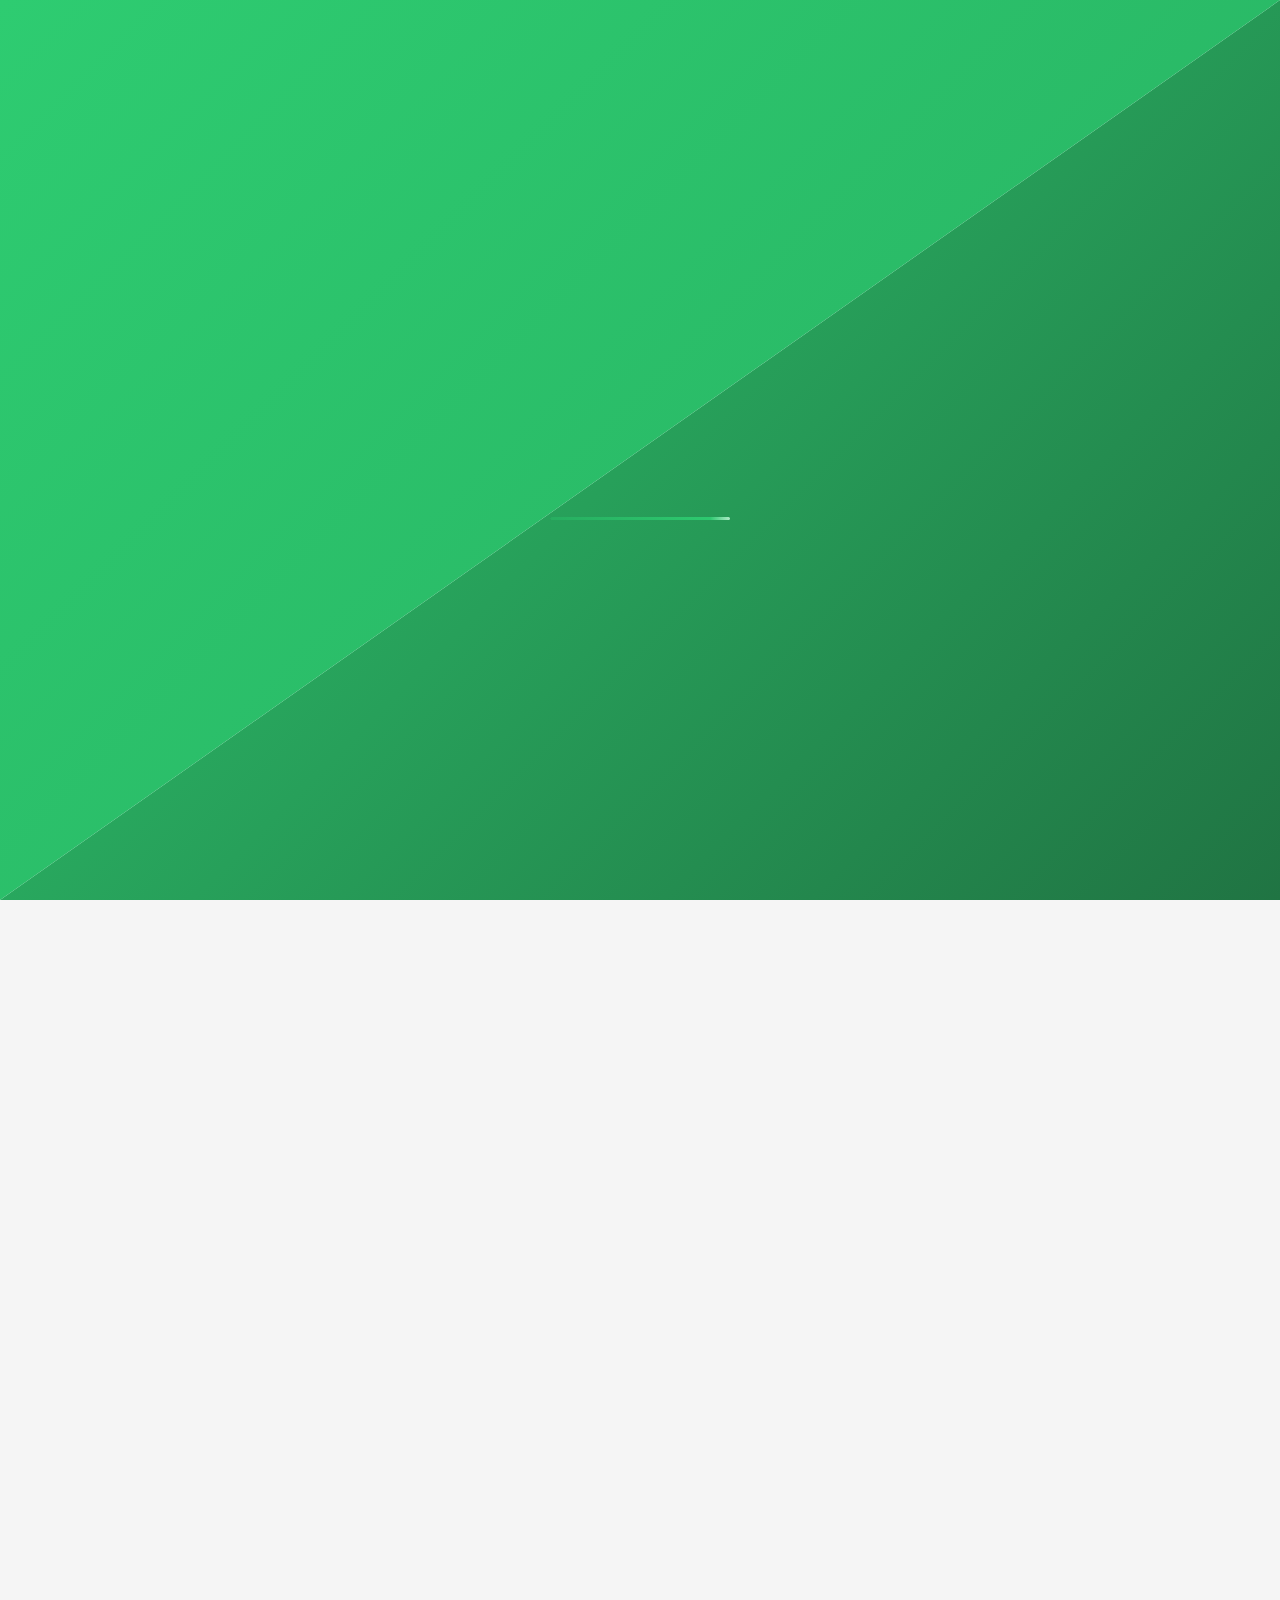
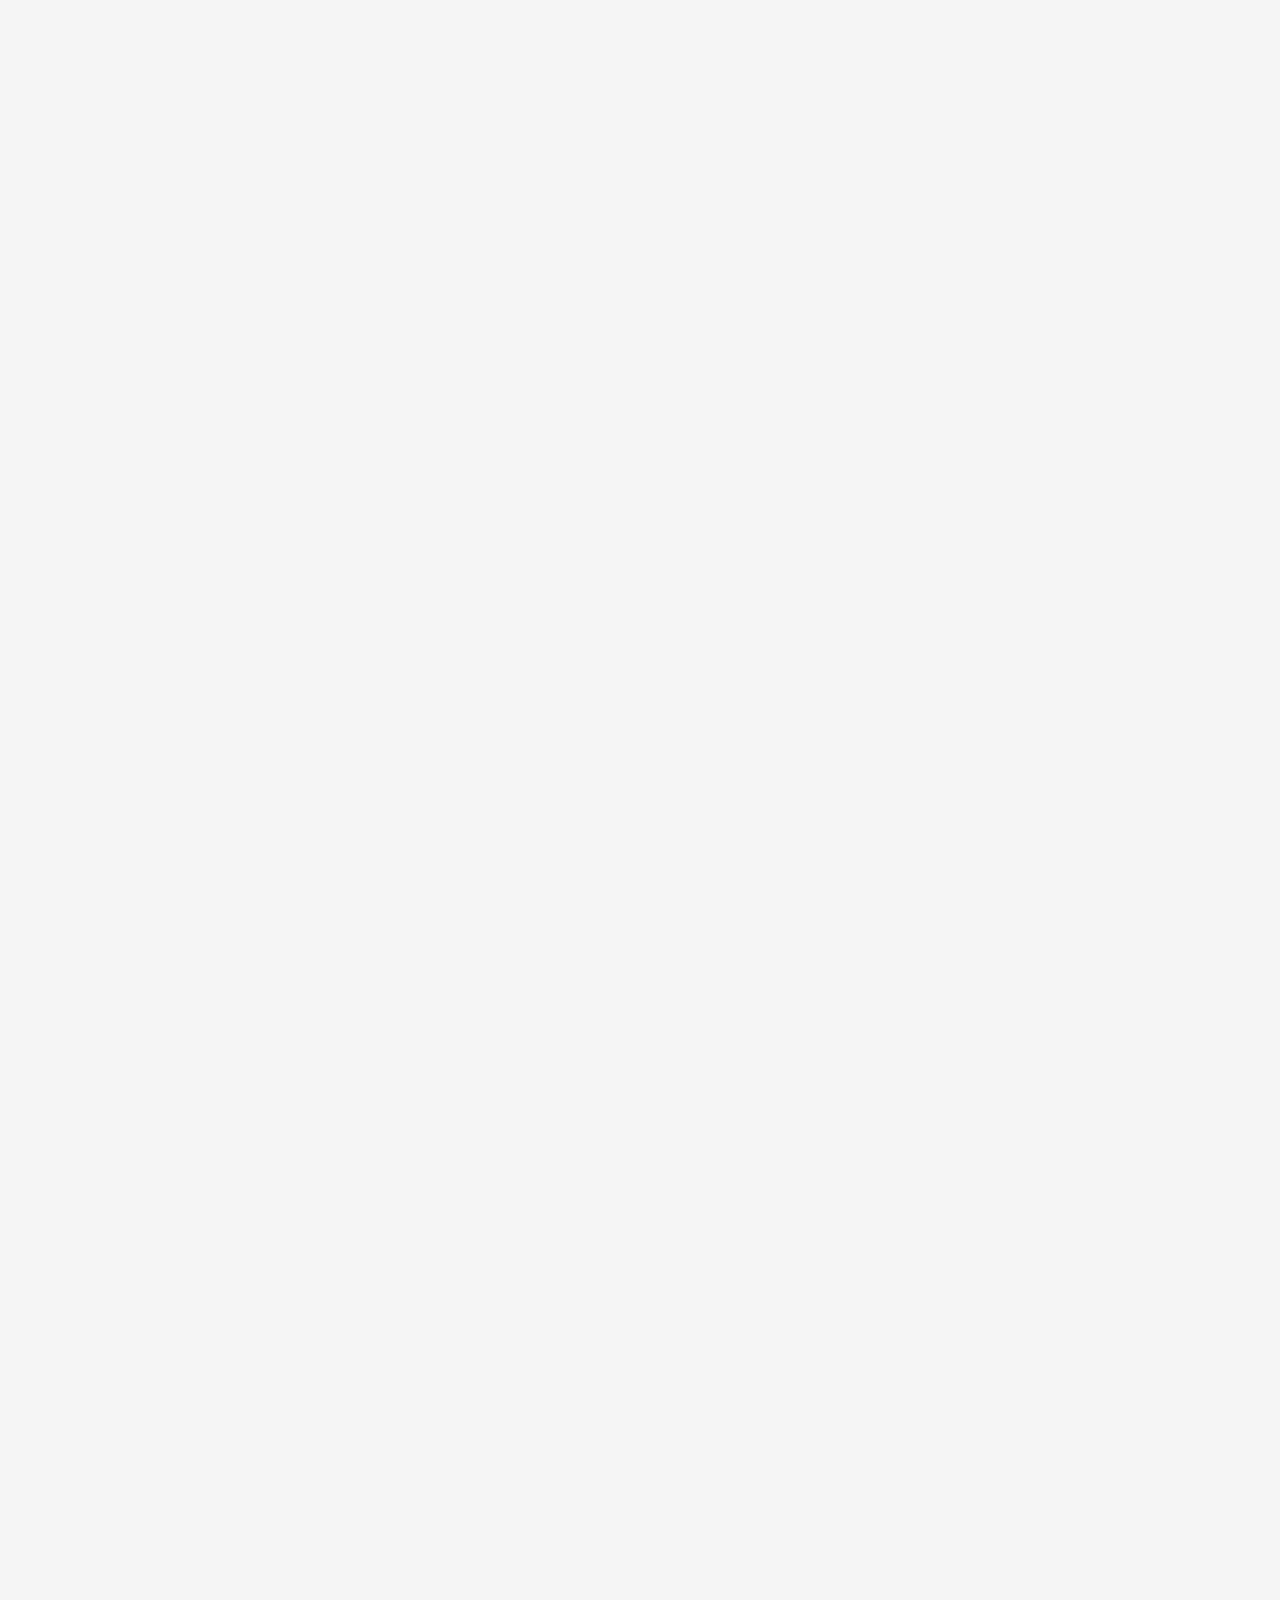
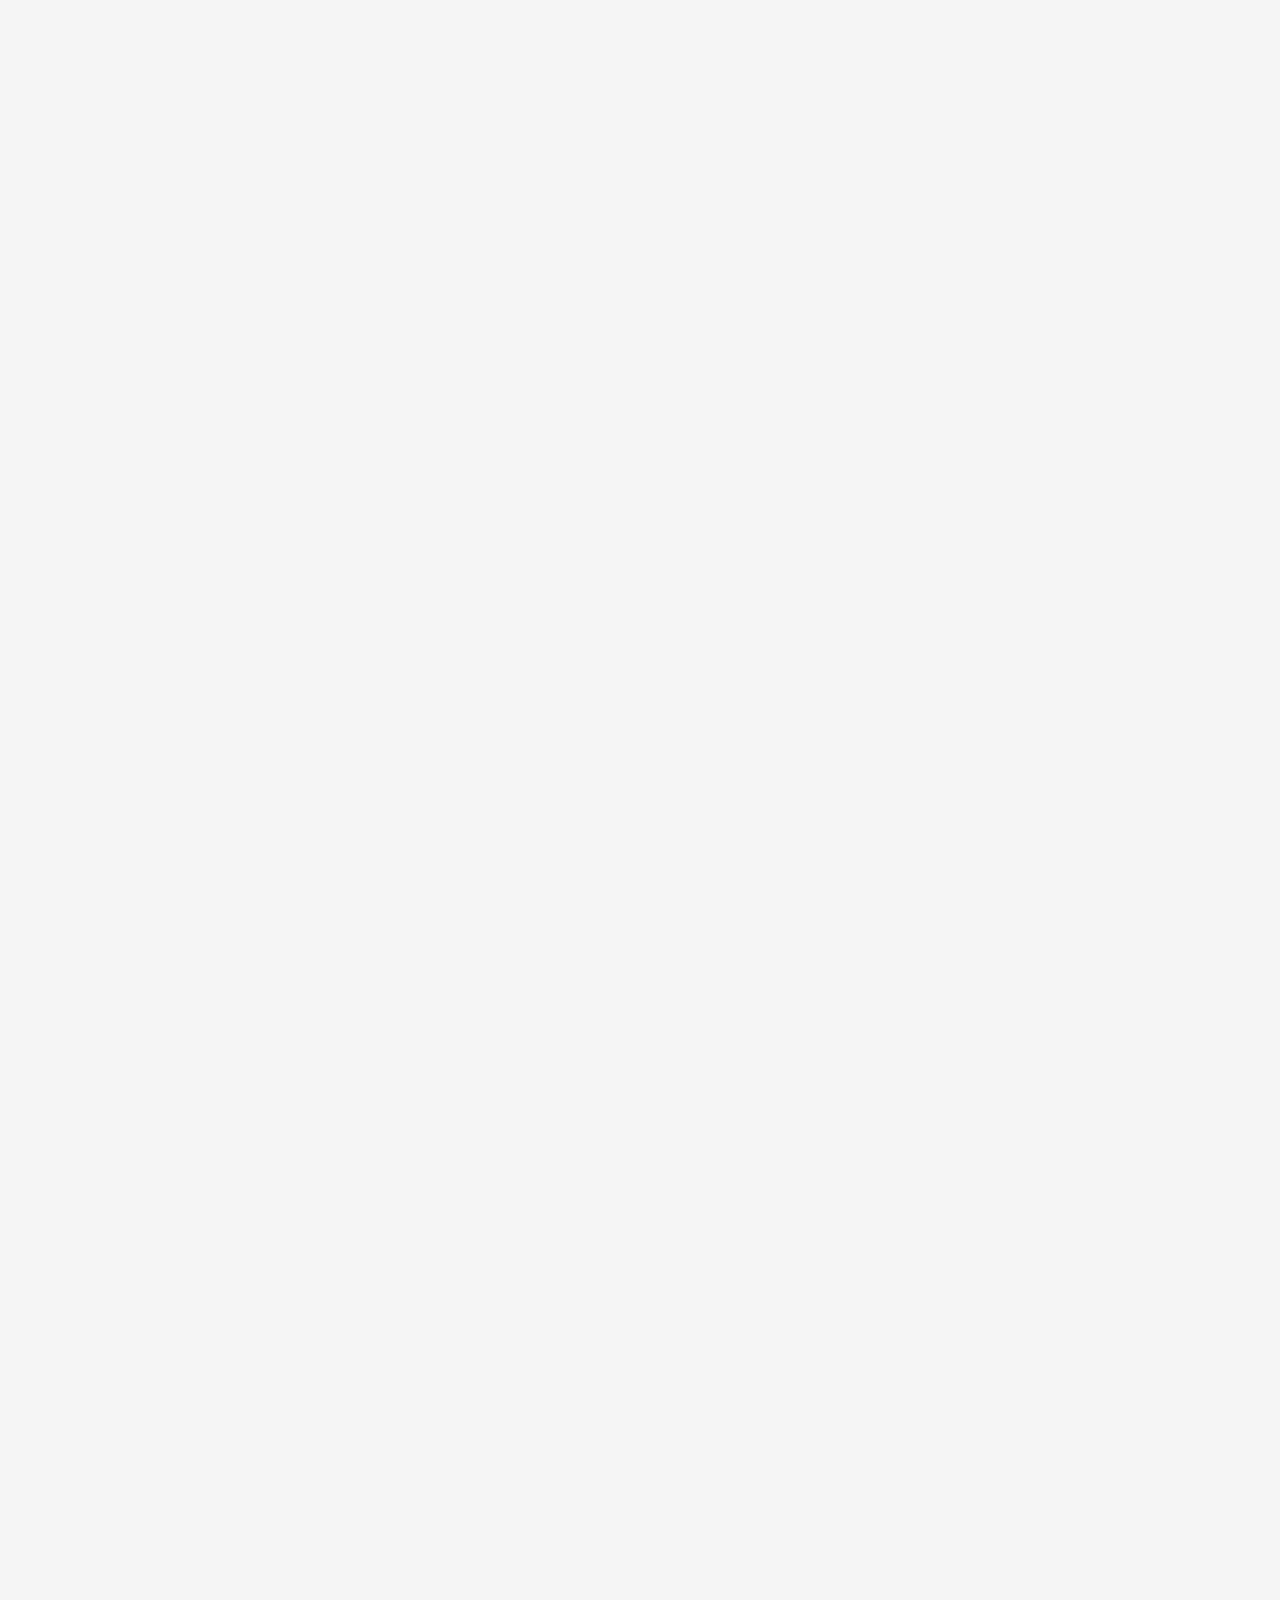
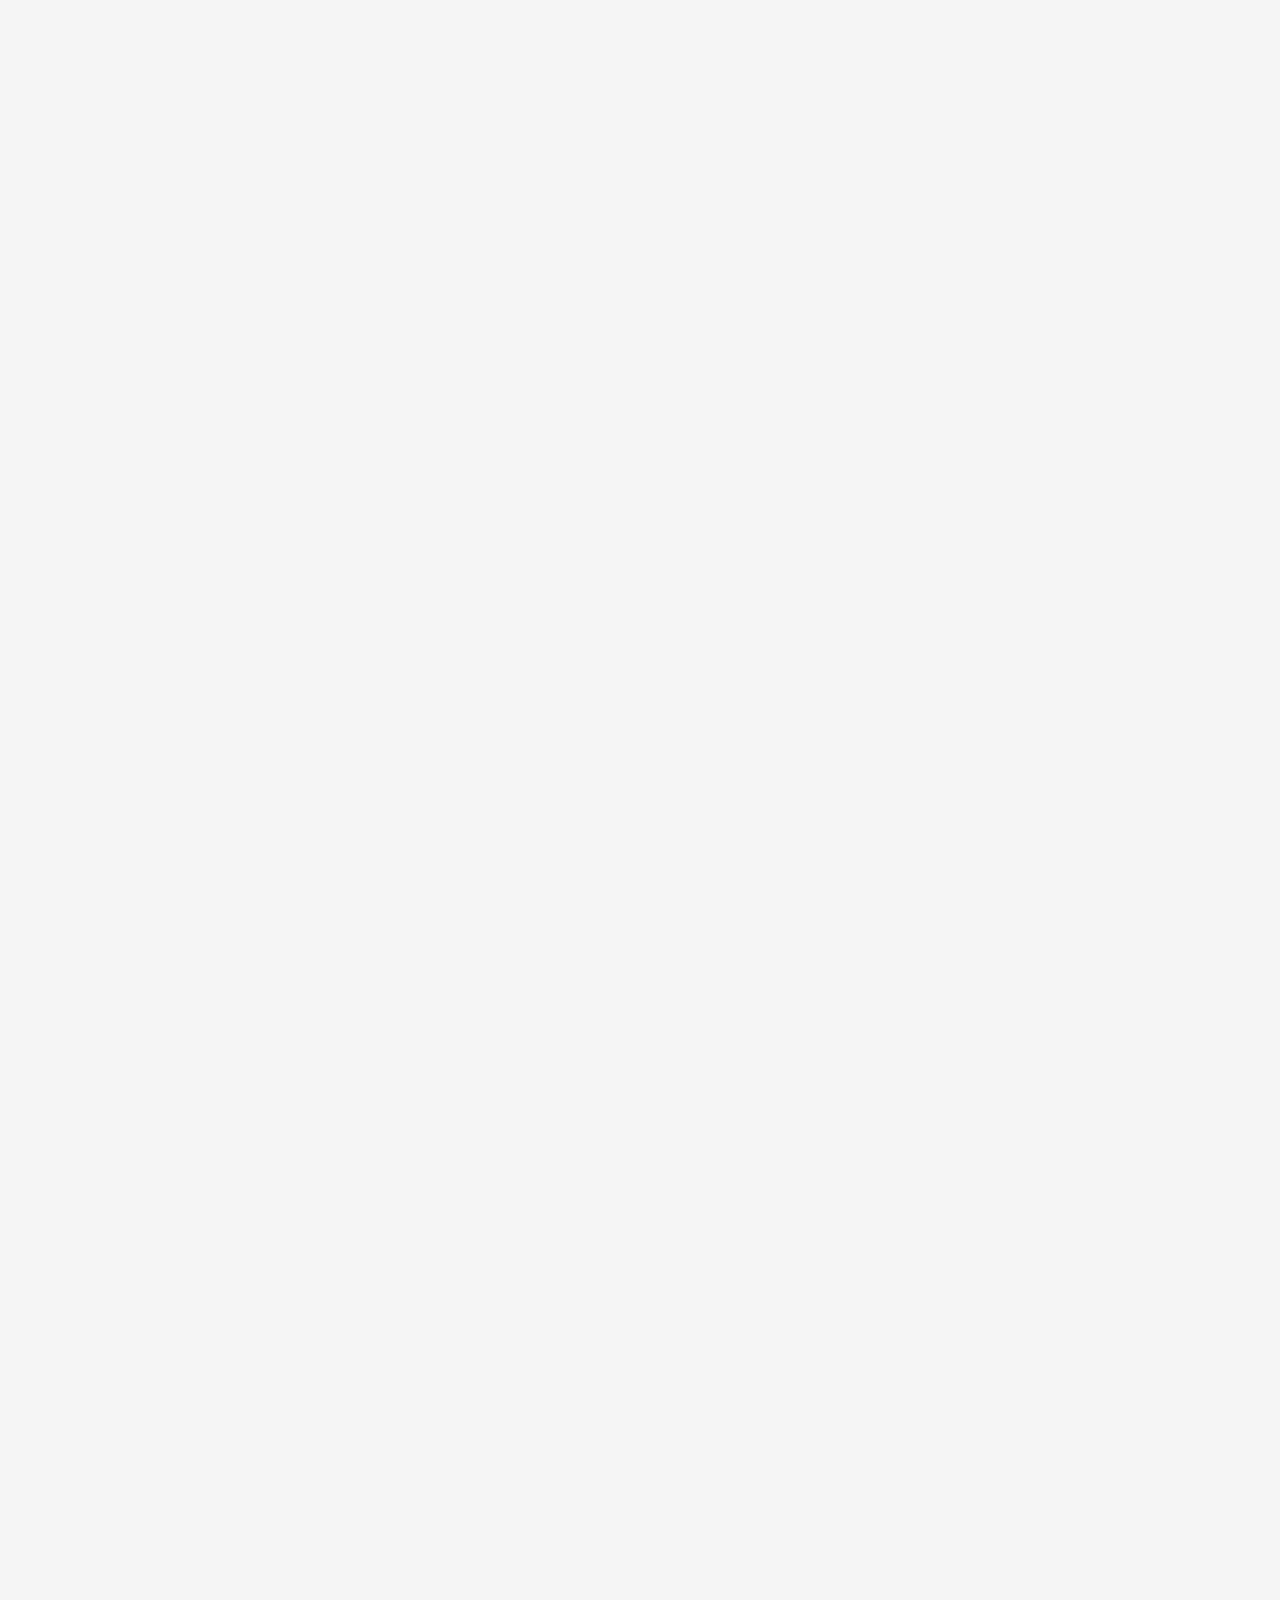
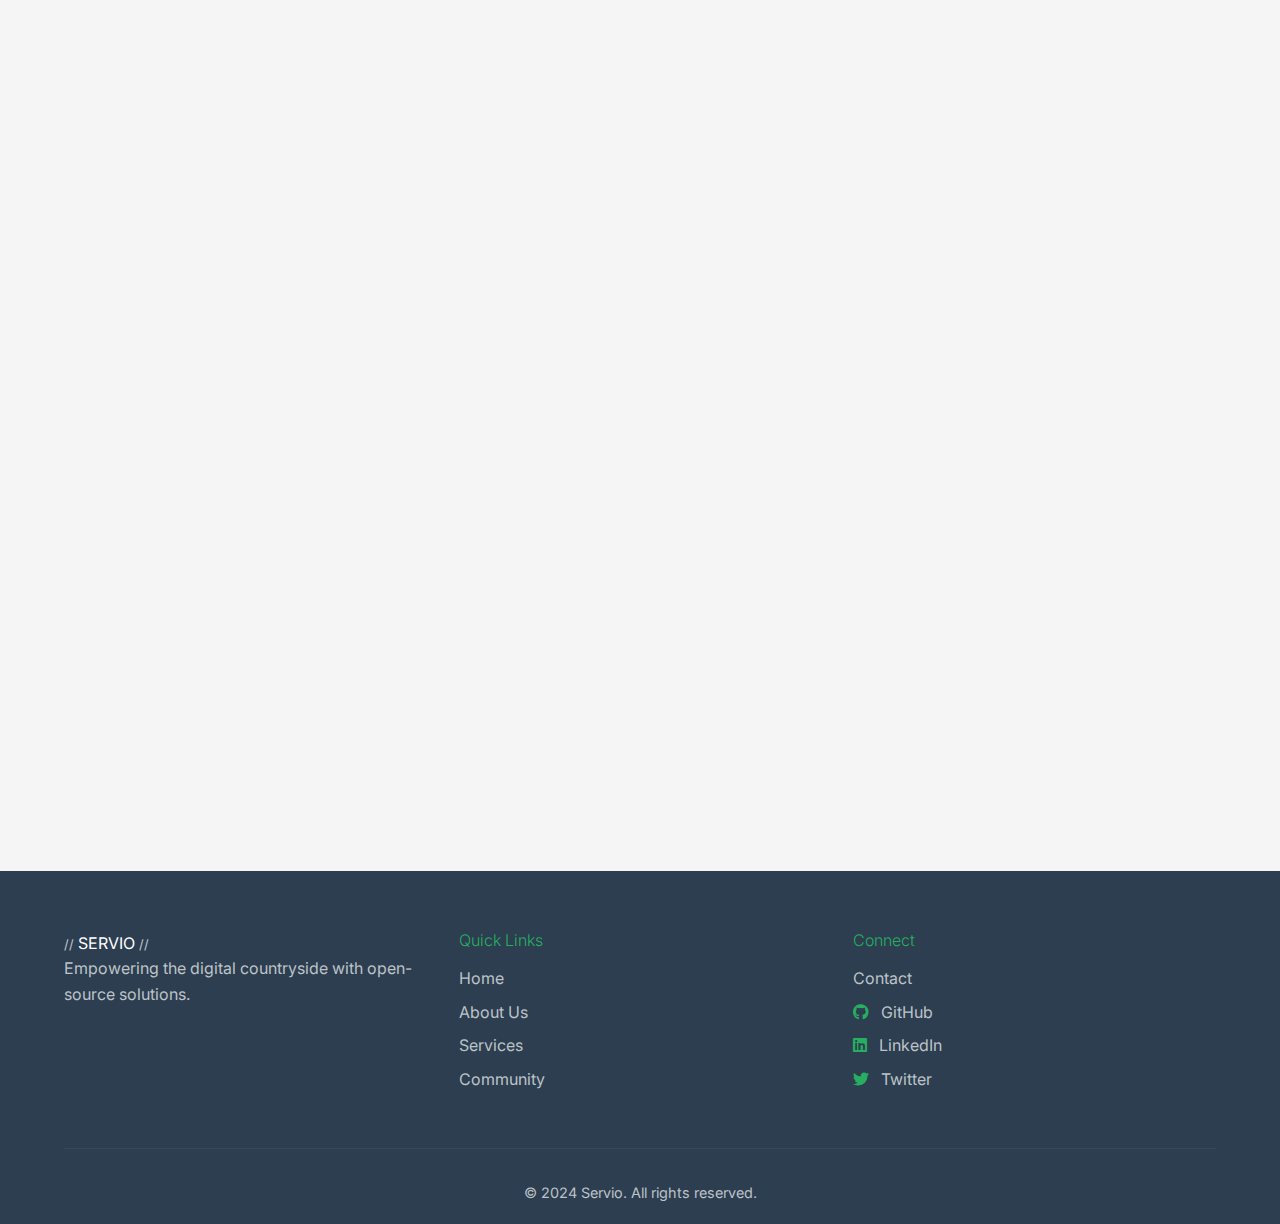
<file: community.html>
<!DOCTYPE html>
<html lang="en">
<head>
    <meta charset="UTF-8">
    <meta name="viewport" content="width=device-width, initial-scale=1.0">
    <meta name="description" content="Join Servio's community of civic innovators, rural technologists, and local leaders building digital sovereignty across the Philippine countryside.">
    <title>Community - Servio | Join the Digital Sovereignty Movement</title>
    <link rel="stylesheet" href="styles.css">
    <link href="https://cdnjs.cloudflare.com/ajax/libs/font-awesome/6.0.0/css/all.min.css" rel="stylesheet">
    <link href="https://fonts.googleapis.com/css2?family=Inter:wght@300;400;500;600;700&family=Poppins:wght@300;400;500;600;700&display=swap" rel="stylesheet">
    <link href="https://unpkg.com/aos@2.3.1/dist/aos.css" rel="stylesheet">
</head>
<body>
    <!-- SPLASH SCREEN -->
    <div class="splash-screen" id="splashScreen">
        <div class="splash-cut-left"></div>
        <div class="splash-content">
            <div class="splash-logo">
                <div class="logo-animation">
                    <span class="letter">C</span>
                    <span class="letter">O</span>
                    <span class="letter">M</span>
                    <span class="letter">M</span>
                    <span class="letter">U</span>
                    <span class="letter">N</span>
                    <span class="letter">I</span>
                    <span class="letter">T</span>
                    <span class="letter">Y</span>
                </div>
            </div>
            <div class="loading-bar">
                <div class="loading-progress"></div>
            </div>
        </div>
        <div class="splash-cut-right"></div>
    </div>

    <!-- WELCOME MESSAGE -->
    <div class="welcome-message" id="welcomeMessage" style="display: none;">
        <div class="container">
            <h2>Welcome to the Servio Community</h2>
            <p>Join us in building digital sovereignty across the Philippine countryside</p>
        </div>
    </div>

    <!-- HEADER -->
    <header class="header">
        <div class="header-content">
            <div class="logo">
                <span class="slash">//</span>
                SERVIO
                <span class="slash">//</span>
            </div>
            <button class="hamburger" id="hamburger">
                <span></span>
                <span></span>
                <span></span>
            </button>
            <nav class="main-nav" id="main-nav">
                <a href="index.html">Servio Home </a>
                <a href="community.html" class="active">Community</a>
                <a href="#events" class="nav-link">Events</a>
                <a href="#blog" class="nav-link">Blog</a>
                <a href="#case-studies" class="nav-link">Stories</a>
                <a href="#advocacy" class="nav-link">Advocacy</a>
                <a href="#open-source" class="nav-link">Open Source</a>
                <a href="#partnership" class="nav-link">Partner</a>
            </nav>
        </div>
    </header>

    <!-- HERO SECTION -->
    <section class="hero community-hero" data-aos="fade-in" data-aos-delay="200">
        <div class="container">
            <div class="hero-content">
                <h1 data-aos="fade-in" data-aos-delay="300" class="typewriter-container">
                    <span class="typewriter-text" data-text="More Than a Company — We're a Movement.">More Than a Company — We're a Movement.</span>
                </h1>
                <p class="hero-subtitle" data-aos="fade-in" data-aos-delay="500">
                    Servio's community is made up of civic innovators, rural technologists, open-source contributors, and local leaders building digital sovereignty across the Philippine countryside.
                </p>
                <div class="hero-buttons" data-aos="fade-in" data-aos-delay="700">
                    <button class="btn btn-secondary">🎟 View Upcoming Events</button>
                    <button class="btn btn-primary">📝 Read Blog & Stories</button>
                    <button class="btn btn-accent">🤝 Join the Movement</button>
                </div>
            </div>
        </div>
    </section>

    <!-- EVENTS & WEBINARS SECTION -->
    <section id="events" class="section events-section" data-aos="fade-up">
        <div class="container">
            <div class="section-header">
                <h2>Workshops. Webinars. On-the-ground Events.</h2>
                <p>Stay updated on our upcoming learning events, regional tours, and community programs. We host sessions that empower LGUs, SMEs, and provincial IT pros with practical digital knowledge.</p>
            </div>
            
            <div class="events-grid">
                <div class="event-card" data-aos="fade-up" data-aos-delay="200">
                    <div class="event-icon">📡</div>
                    <h3>ERPNext & Frappe Webinars</h3>
                    <p>Learn the latest features and best practices from our certified experts.</p>
                </div>
                <div class="event-card" data-aos="fade-up" data-aos-delay="300">
                    <div class="event-icon">🏛</div>
                    <h3>LGU Digitalization Bootcamps</h3>
                    <p>Intensive training programs for local government digital transformation.</p>
                </div>
                <div class="event-card" data-aos="fade-up" data-aos-delay="400">
                    <div class="event-icon">🤝</div>
                    <h3>Community Meetups & Hackathons</h3>
                    <p>Connect with fellow innovators and build solutions together.</p>
                </div>
                <div class="event-card" data-aos="fade-up" data-aos-delay="500">
                    <div class="event-icon">📚</div>
                    <h3>Live Trainings & Certification Exams</h3>
                    <p>Get certified in ERPNext and Frappe Framework development.</p>
                </div>
            </div>
            
            <div class="section-cta">
                <button class="btn btn-primary">📅 View Events Calendar</button>
                <button class="btn btn-secondary">📤 Propose a Session</button>
            </div>
        </div>
    </section>

    <!-- BLOG & INSIGHTS SECTION -->
    <section id="blog" class="section blog-section" data-aos="fade-up">
        <div class="container">
            <div class="section-header">
                <h2>Stories from the Digital Frontlines</h2>
                <p>Get practical insights, rural tech reflections, and success stories from the Servio team, partners, and grassroots changemakers.</p>
            </div>
            
            <div class="blog-categories">
                <div class="category-card" data-aos="fade-up" data-aos-delay="200">
                    <div class="category-icon">💡</div>
                    <h3>Thought Leadership</h3>
                    <p>Strategic insights on digital transformation and rural innovation.</p>
                </div>
                <div class="category-card" data-aos="fade-up" data-aos-delay="300">
                    <div class="category-icon">🛠</div>
                    <h3>Digital Transformation Tips</h3>
                    <p>Practical advice for implementing technology solutions.</p>
                </div>
                <div class="category-card" data-aos="fade-up" data-aos-delay="400">
                    <div class="category-icon">🇵🇭</div>
                    <h3>Rural Innovation</h3>
                    <p>Stories of technology adoption in provincial communities.</p>
                </div>
                <div class="category-card" data-aos="fade-up" data-aos-delay="500">
                    <div class="category-icon">🌏</div>
                    <h3>GovTech & Open Source</h3>
                    <p>Exploring government technology and open source solutions.</p>
                </div>
                <div class="category-card" data-aos="fade-up" data-aos-delay="600">
                    <div class="category-icon">🔍</div>
                    <h3>Product Deep Dives</h3>
                    <p>Technical analysis of our tools and platforms.</p>
                </div>
            </div>
            
            <div class="section-cta">
                <button class="btn btn-primary">📰 Browse All Posts</button>
                <button class="btn btn-secondary">✍ Submit a Guest Post</button>
            </div>
        </div>
    </section>

    <!-- CASE STUDIES SECTION -->
    <section id="case-studies" class="section case-studies-section" data-aos="fade-up">
        <div class="container">
            <div class="section-header">
                <h2>Real Change in Real Places</h2>
                <p>Explore how local governments, cooperatives, and rural businesses are building better systems with Servio's tools and training.</p>
            </div>
            
            <div class="case-studies-grid">
                <div class="case-study-card" data-aos="fade-up" data-aos-delay="200">
                    <div class="case-study-icon">🏛</div>
                    <h3>Barotac Nuevo's Permit System Revolution</h3>
                    <p>How a small municipality transformed their permit processing from weeks to hours using our digital solutions.</p>
                    <div class="case-study-stats">
                        <span>⏱️ 90% faster processing</span>
                        <span>📊 100% digital records</span>
                    </div>
                </div>
                <div class="case-study-card" data-aos="fade-up" data-aos-delay="300">
                    <div class="case-study-icon">💼</div>
                    <h3>Guimaras Cooperative's Accounting Transformation</h3>
                    <p>A rural cooperative modernized their financial management with ERPNext, improving transparency and efficiency.</p>
                    <div class="case-study-stats">
                        <span>💰 40% cost reduction</span>
                        <span>📈 60% efficiency gain</span>
                    </div>
                </div>
                <div class="case-study-card" data-aos="fade-up" data-aos-delay="400">
                    <div class="case-study-icon">👨‍💻</div>
                    <h3>Iloilo Tech Graduate Becomes Certified Consultant</h3>
                    <p>From student to certified ERPNext consultant - a success story of local talent development.</p>
                    <div class="case-study-stats">
                        <span>🎓 Certified professional</span>
                        <span>💼 Local employment</span>
                    </div>
                </div>
            </div>
            
            <div class="section-cta">
                <button class="btn btn-primary">📚 Explore Stories</button>
                <button class="btn btn-secondary">📣 Share Your Experience</button>
            </div>
        </div>
    </section>

    <!-- DIGITAL SOVEREIGNTY ADVOCACY SECTION -->
    <section id="advocacy" class="section advocacy-section" data-aos="fade-up">
        <div class="container">
            <div class="section-header">
                <h2>Technology for the People, by the People</h2>
                <p>We believe in community-first governance, open standards, and digital empowerment beyond Metro Manila. Through talks, publications, and partnerships, Servio pushes forward the agenda of digital sovereignty — ensuring local ownership of local systems.</p>
            </div>
            
            <div class="advocacy-activities">
                <div class="activity-card" data-aos="fade-up" data-aos-delay="200">
                    <div class="activity-icon">🎤</div>
                    <h3>Talks at Summits & Conferences</h3>
                    <p>Sharing our vision at local and international technology conferences.</p>
                </div>
                <div class="activity-card" data-aos="fade-up" data-aos-delay="300">
                    <div class="activity-icon">🧾</div>
                    <h3>White Papers & Position Papers</h3>
                    <p>Publishing research on digital sovereignty and rural innovation.</p>
                </div>
                <div class="activity-card" data-aos="fade-up" data-aos-delay="400">
                    <div class="activity-icon">🧑‍🏫</div>
                    <h3>LGU Onboarding Sessions</h3>
                    <p>Training local government officials on digital transformation.</p>
                </div>
                <div class="activity-card" data-aos="fade-up" data-aos-delay="500">
                    <div class="activity-icon">📢</div>
                    <h3>Advocacy Campaigns</h3>
                    <p>Promoting open standards and digital rights in rural communities.</p>
                </div>
            </div>
            
            <div class="section-cta">
                <button class="btn btn-primary">📄 Read Our Position Paper</button>
                <button class="btn btn-secondary">📬 Invite Us to Speak</button>
            </div>
        </div>
    </section>

    <!-- OPEN SOURCE CONTRIBUTIONS SECTION -->
    <section id="open-source" class="section open-source-section" data-aos="fade-up">
        <div class="container">
            <div class="section-header">
                <h2>Building in the Open. Sharing With All.</h2>
                <p>Servio contributes actively to the global open-source ecosystem, particularly in ERPNext and the Frappe Framework. Our GitHub houses reusable apps, public modules, and internal tools made freely available.</p>
            </div>
            
            <div class="open-source-grid">
                <div class="oss-card" data-aos="fade-up" data-aos-delay="200">
                    <div class="oss-icon">📦</div>
                    <h3>LGU Modules for ERPNext</h3>
                    <p>Specialized modules for local government operations and compliance.</p>
                </div>
                <div class="oss-card" data-aos="fade-up" data-aos-delay="300">
                    <div class="oss-icon">🏢</div>
                    <h3>SME Microapps</h3>
                    <p>Lightweight applications designed for small business needs.</p>
                </div>
                <div class="oss-card" data-aos="fade-up" data-aos-delay="400">
                    <div class="oss-icon">📁</div>
                    <h3>Deployment Tools & Documentation</h3>
                    <p>Tools and guides for easy deployment in rural environments.</p>
                </div>
                <div class="oss-card" data-aos="fade-up" data-aos-delay="500">
                    <div class="oss-icon">🤝</div>
                    <h3>Community PRs & Forks</h3>
                    <p>Contributing back to the open source community we love.</p>
                </div>
            </div>
            
            <div class="section-cta">
                <button class="btn btn-primary">🔗 Visit Our GitHub</button>
                <button class="btn btn-secondary">🤝 Contribute with Us</button>
            </div>
        </div>
    </section>

    <!-- PARTNERSHIP SECTION -->
    <section id="partnership" class="section partnership-section" data-aos="fade-up">
        <div class="container">
            <div class="section-header">
                <h2>Partner With Us</h2>
                <p>Join forces with Servio to accelerate digital transformation across the Philippine countryside.</p>
            </div>
            
            <div class="partnership-grid">
                <div class="partnership-card" data-aos="fade-up" data-aos-delay="200">
                    <div class="partnership-icon">🤝</div>
                    <h3>Partnership Models</h3>
                    <p>Tech partnerships, training collaborations, and deployment support for organizations.</p>
                    <ul>
                        <li>Technology Integration</li>
                        <li>Training & Certification</li>
                        <li>Deployment Support</li>
                    </ul>
                </div>
                <div class="partnership-card" data-aos="fade-up" data-aos-delay="300">
                    <div class="partnership-icon">💰</div>
                    <h3>For Funders & Donors</h3>
                    <p>Support our mission to bring digital sovereignty to rural communities.</p>
                    <ul>
                        <li>Project Funding</li>
                        <li>Equipment Donations</li>
                        <li>Capacity Building</li>
                    </ul>
                </div>
                <div class="partnership-card" data-aos="fade-up" data-aos-delay="400">
                    <div class="partnership-icon">🔗</div>
                    <h3>Referral & Affiliate Program</h3>
                    <p>Earn rewards by connecting organizations with our digital solutions.</p>
                    <ul>
                        <li>Commission Structure</li>
                        <li>Marketing Support</li>
                        <li>Training Resources</li>
                    </ul>
                </div>
                <div class="partnership-card" data-aos="fade-up" data-aos-delay="500">
                    <div class="partnership-icon">🎓</div>
                    <h3>Academic & NGO Collaboration</h3>
                    <p>Research partnerships and community development initiatives.</p>
                    <ul>
                        <li>Research Projects</li>
                        <li>Student Internships</li>
                        <li>Community Programs</li>
                    </ul>
                </div>
            </div>
        </div>
    </section>

    <!-- FINAL CALLOUT SECTION -->
    <section class="section final-callout" data-aos="fade-up">
        <div class="container">
            <div class="callout-content">
                <h2>Communities grow stronger when they build together.</h2>
                <p>Let's create systems that serve everyone, not just a few.</p>
                <div class="callout-buttons">
                    <button class="btn btn-primary">🤝 Join the Community</button>
                    <button class="btn btn-secondary">🔔 Subscribe to Updates</button>
                    <button class="btn btn-accent">📢 Follow Us on Socials</button>
                </div>
            </div>
        </div>
    </section>

    <!-- FOOTER -->
    <footer class="footer">
        <div class="container">
            <div class="footer-content">
                <div class="footer-section">
                    <div class="footer-logo">
                        <span class="slash">//</span>
                        SERVIO
                        <span class="slash">//</span>
                    </div>
                    <p>Empowering the digital countryside with open-source solutions.</p>
                </div>
                <div class="footer-section">
                    <h4>Quick Links</h4>
                    <ul>
                        <li><a href="index.html">Home</a></li>
                        <li><a href="index.html#about-us">About Us</a></li>
                        <li><a href="index.html#what-we-do">Services</a></li>
                        <li><a href="community.html">Community</a></li>
                    </ul>
                </div>
                <div class="footer-section">
                    <h4>Connect</h4>
                    <ul>
                        <li><a href="contact.html">Contact</a></li>
                        <li><a href="#"><i class="fab fa-github"></i> GitHub</a></li>
                        <li><a href="#"><i class="fab fa-linkedin"></i> LinkedIn</a></li>
                        <li><a href="#"><i class="fab fa-twitter"></i> Twitter</a></li>
                    </ul>
                </div>
            </div>
            <div class="footer-bottom">
                <p>&copy; 2024 Servio. All rights reserved.</p>
            </div>
        </div>
    </footer>

    <script src="https://unpkg.com/aos@2.3.1/dist/aos.js"></script>
    <script src="script.js"></script>
    <script>
        // Initialize AOS
        AOS.init({
            duration: 800,
            easing: 'ease-in-out',
            once: true
        });

        // Splash screen functionality
        window.addEventListener('load', function() {
            const splashScreen = document.getElementById('splashScreen');
            const welcomeMessage = document.getElementById('welcomeMessage');
            
            // Hide splash screen after 3 seconds
            setTimeout(function() {
                splashScreen.style.opacity = '0';
                splashScreen.style.transform = 'scale(0.9)';
                
                setTimeout(function() {
                    splashScreen.style.display = 'none';
                    welcomeMessage.style.display = 'block';
                    
                    // Hide welcome message after 2 seconds
                    setTimeout(function() {
                        welcomeMessage.style.opacity = '0';
                        setTimeout(function() {
                            welcomeMessage.style.display = 'none';
                        }, 500);
                    }, 2000);
                }, 500);
            }, 3000);
        });

        // Smooth scrolling for section navigation
        document.querySelectorAll('.nav-link').forEach(link => {
            link.addEventListener('click', function(e) {
                e.preventDefault();
                const targetId = this.getAttribute('href');
                const targetSection = document.querySelector(targetId);
                
                if (targetSection) {
                    targetSection.scrollIntoView({
                        behavior: 'smooth',
                        block: 'start'
                    });
                }
            });
        });

        // Highlight active section in navigation
        window.addEventListener('scroll', function() {
            const sections = document.querySelectorAll('section[id]');
            const navLinks = document.querySelectorAll('.nav-link');
            
            let current = '';
            sections.forEach(section => {
                const sectionTop = section.offsetTop;
                const sectionHeight = section.clientHeight;
                if (scrollY >= (sectionTop - 200)) {
                    current = section.getAttribute('id');
                }
            });

            navLinks.forEach(link => {
                link.classList.remove('active');
                if (link.getAttribute('href') === `#${current}`) {
                    link.classList.add('active');
                }
            });
        });
    </script>
</body>
</html>
</file>
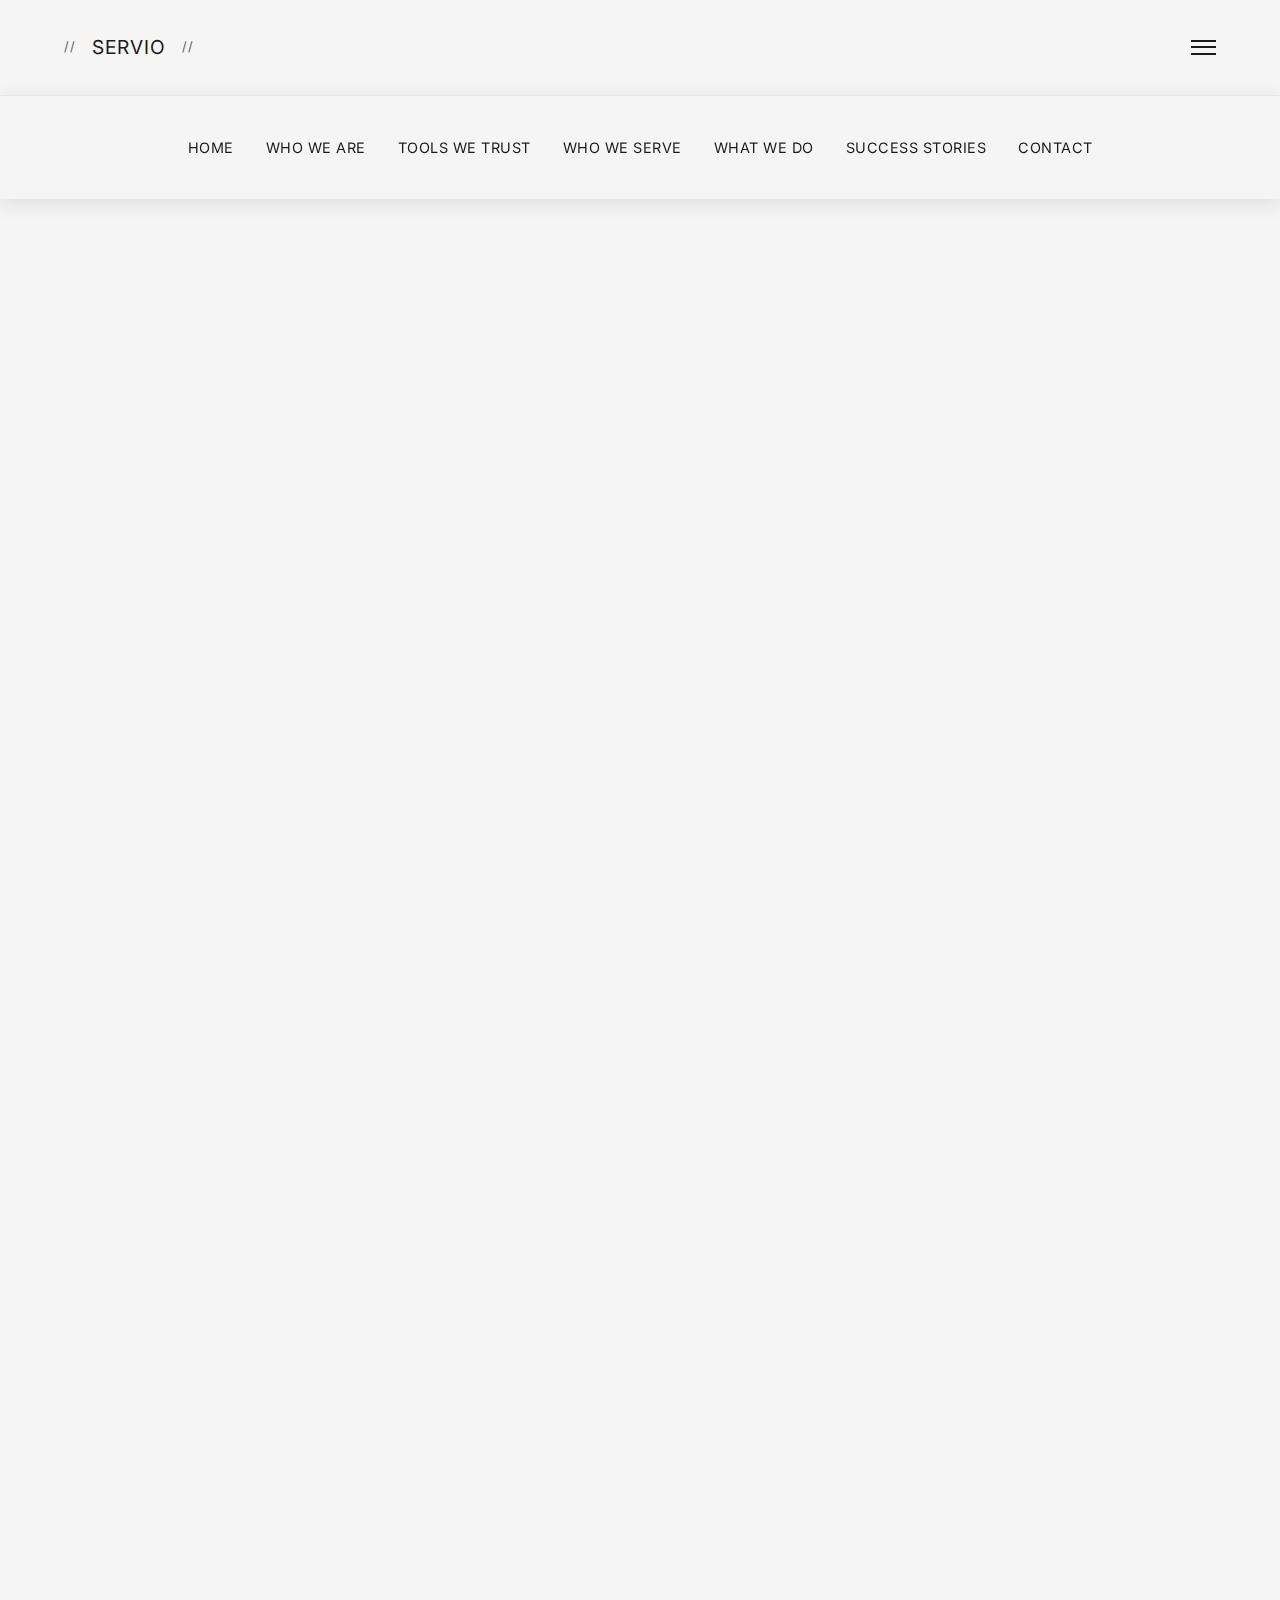
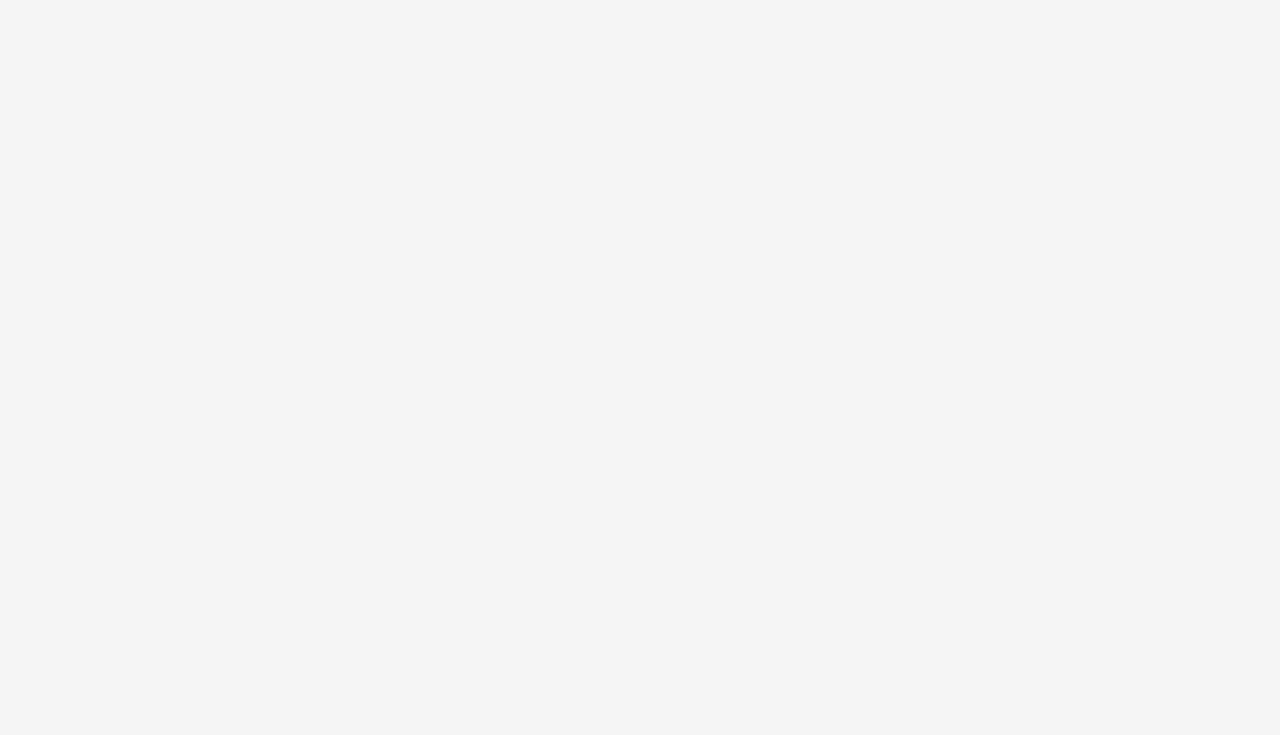
<file: contact.html>
<!DOCTYPE html>
<html lang="en">
<head>
    <meta charset="UTF-8">
    <meta name="viewport" content="width=device-width, initial-scale=1.0">
    <meta name="description" content="Contact Servio Technologies - Get in touch for digital transformation solutions for LGUs, cooperatives, and rural businesses.">
    <title>Contact Us - Servio Technologies | Digital Solutions para sa Probinsya</title>
    <link rel="stylesheet" href="styles.css">
    <link href="https://cdnjs.cloudflare.com/ajax/libs/font-awesome/6.0.0/css/all.min.css" rel="stylesheet">
    <link href="https://fonts.googleapis.com/css2?family=Inter:wght@300;400;500;600;700&family=Poppins:wght@300;400;500;600;700&display=swap" rel="stylesheet">
    <link href="https://unpkg.com/aos@2.3.1/dist/aos.css" rel="stylesheet">
</head>
<body>
    <!-- HEADER -->
    <header class="header">
        <div class="header-content">
            <div class="logo">
                <span class="slash">//</span>
                SERVIO
                <span class="slash">//</span>
            </div>
            <button class="hamburger" id="hamburger">
                <span></span>
                <span></span>
                <span></span>
            </button>
            <nav class="main-nav" id="main-nav">
                <a href="index.html">Home</a>
                <a href="#about-us">Who We Are</a>
                <a href="index.html#tools-we-trust">Tools We Trust</a>
                <a href="index.html#who-we-serve">Who We Serve</a>
                <a href="index.html#what-we-do">What We Do</a>
                <!-- <a href="index.html#why-it-matters">Why It Matters</a>
                <a href="index.html#get-involved">Get Involved</a> -->
                <a href="index.html#success-stories">Success Stories</a>
                <a href="contact.html" class="active">Contact</a>
            </nav>
        </div>
    </header>

    <!-- PAGE HEADER -->
    <section class="page-header">
        <div class="container">
            <div class="header-content">
                <h1>Contact Us</h1>
                <p>Get in touch with us today. We're here to help and answer any questions you may have about digital transformation for the countryside.</p>
            </div>
        </div>
    </section>

    <!-- CONTACT SECTION -->
    <section class="contact-section">
        <div class="container">
            <div class="contact-grid">
                <!-- Contact Form -->
                <div class="contact-form" data-aos="fade-right">
                    <h2>Send Us a Message</h2>
                    <form id="contactForm">
                        <div class="form-row">
                            <div class="form-group">
                                <label for="firstName">First Name *</label>
                                <input type="text" id="firstName" name="firstName" placeholder="First Name" required>
                            </div>
                            <div class="form-group">
                                <label for="lastName">Last Name *</label>
                                <input type="text" id="lastName" name="lastName" placeholder="Last Name" required>
                            </div>
                        </div>
                        <div class="form-group">
                            <label for="email">Email *</label>
                            <input type="email" id="email" name="email" placeholder="your@email.com" required>
                        </div>
                        <div class="form-group">
                            <label for="phone">Phone</label>
                            <input type="tel" id="phone" name="phone" placeholder="Phone Number">
                        </div>
                        <div class="form-group">
                            <label for="company">Company/Organization</label>
                            <input type="text" id="company" name="company" placeholder="Company Name">
                        </div>
                        <div class="form-group">
                            <label for="subject">Subject *</label>
                            <select id="subject" name="subject" required>
                                <option value="">Select a subject</option>
                                <option value="general">General Inquiry</option>
                                <option value="lgu">LGU Digital Transformation</option>
                                <option value="cooperative">Cooperative Solutions</option>
                                <option value="sme">SME Digital Tools</option>
                                <option value="training">IT Training Program</option>
                                <option value="partnership">Partnership Opportunity</option>
                                <option value="support">Technical Support</option>
                            </select>
                        </div>
                        <div class="form-group">
                            <label for="message">Message *</label>
                            <textarea id="message" name="message" placeholder="Tell us how we can help you..." rows="6" required></textarea>
                        </div>
                        <button type="submit" class="btn btn-primary btn-large">Send Message</button>
                    </form>
                </div>

                <!-- Contact Information -->
                <div class="contact-info" data-aos="fade-left">
                    <h2>Get in Touch</h2>
                    <div class="info-item">
                        <div class="info-icon">
                            <i class="fas fa-phone"></i>
                        </div>
                        <div class="info-content">
                            <h3>Phone</h3>
                            <p>+63 (2) 8XXX XXXX</p>
                            <p>+63 9XX XXX XXXX</p>
                        </div>
                    </div>
                    <div class="info-item">
                        <div class="info-icon">
                            <i class="fas fa-envelope"></i>
                        </div>
                        <div class="info-content">
                            <h3>Email</h3>
                            <a href="mailto:hello@servio.ph">hello@servio.ph</a>
                            <a href="mailto:support@servio.ph">support@servio.ph</a>
                        </div>
                    </div>
                    <div class="info-item">
                        <div class="info-icon">
                            <i class="fas fa-map-marker-alt"></i>
                        </div>
                        <div class="info-content">
                            <h3>Main Office</h3>
                            <p>Pueblo de Panay, Roxas City, Caiz</p>
                        </div>
                    </div>
                    <div class="info-item">
                        <div class="info-icon">
                            <i class="fas fa-clock"></i>
                        </div>
                        <div class="info-content">
                            <h3>Business Hours</h3>
                            <p>Monday - Friday: 9:00 AM - 6:00 PM<br>Saturday: 10:00 AM - 4:00 PM<br>Sunday: Closed</p>
                        </div>
                    </div>
                    <div class="info-item">
                        <div class="info-icon">
                            <i class="fas fa-headset"></i>
                        </div>
                        <div class="info-content">
                            <h3>Emergency Support</h3>
                            <a href="tel:+639XXXXXXXXX">+63 9XX XXX XXXX</a>
                            <p>Available 24/7 for critical issues</p>
                        </div>
                    </div>
                </div>
            </div>
        </div>
    </section>

    <!-- OFFICE LOCATIONS -->
    <section class="office-locations">
        <div class="container">
            <h2>Our Offices</h2>
            <p class="section-subtitle">Serving the countryside from strategic locations across the Philippines</p>
            <div class="locations-grid">
                <div class="location-card" data-aos="fade-up" data-aos-delay="100">
                    <div class="location-icon">
                        <i class="fas fa-building"></i>
                    </div>
                    <h3>Headquarters</h3>
                    <p>Pueblo de Panay, Roxas City, Capiz</p>
                    <a href="#" class="btn btn-outline">Get Directions</a>
                </div>
                <!-- <div class="location-card" data-aos="fade-up" data-aos-delay="200">
                    <div class="location-icon">
                        <i class="fas fa-map-marker-alt"></i>
                    </div>
                    <h3>Provincial Office</h3>
                    <p>Iloilo City, Western Visayas<br>Philippines</p>
                    <a href="#" class="btn btn-outline">Get Directions</a>
                </div>
                <div class="location-card" data-aos="fade-up" data-aos-delay="300">
                    <div class="location-icon">
                        <i class="fas fa-globe"></i>
                    </div>
                    <h3>Regional Hub</h3>
                    <p>Cebu City, Central Visayas<br>Philippines</p>
                    <a href="#" class="btn btn-outline">Get Directions</a>
                </div> -->
            </div>
        </div>
    </section>

    <!-- FAQ SECTION -->
    <section class="faq-section">
        <div class="container">
            <h2>Frequently Asked Questions</h2>
            <p class="section-subtitle">Common questions about our services and digital transformation solutions</p>
            <div class="faq-container">
                <div class="faq-item" data-aos="fade-up" data-aos-delay="100">
                    <div class="faq-question">
                        <h3>What services do you offer for LGUs?</h3>
                        <i class="fas fa-chevron-down"></i>
                    </div>
                    <div class="faq-answer">
                        <p>We offer comprehensive digital transformation services for Local Government Units including ERPNext implementation, permit and licensing systems, citizen service portals, and training for local IT teams. Our solutions are specifically designed for the unique needs of Philippine LGUs.</p>
                    </div>
                </div>
                <div class="faq-item" data-aos="fade-up" data-aos-delay="200">
                    <div class="faq-question">
                        <h3>How long does it take to implement ERPNext?</h3>
                        <i class="fas fa-chevron-down"></i>
                    </div>
                    <div class="faq-answer">
                        <p>Implementation timelines vary based on complexity and scope. Basic ERPNext setup typically takes 4-8 weeks, while comprehensive LGU systems may take 3-6 months. We work closely with your team to ensure smooth deployment and minimal disruption to operations.</p>
                    </div>
                </div>
                <div class="faq-item" data-aos="fade-up" data-aos-delay="300">
                    <div class="faq-question">
                        <h3>Do you offer training for local IT professionals?</h3>
                        <i class="fas fa-chevron-down"></i>
                    </div>
                    <div class="faq-answer">
                        <p>Yes! We have comprehensive training programs for IT professionals from outside NCR. This includes ERPNext certification, Frappe Framework development, and digital transformation leadership training. We believe in building local capacity for sustainable digital adoption.</p>
                    </div>
                </div>
                <div class="faq-item" data-aos="fade-up" data-aos-delay="400">
                    <div class="faq-question">
                        <h3>What makes your solutions suitable for rural areas?</h3>
                        <i class="fas fa-chevron-down"></i>
                    </div>
                    <div class="faq-answer">
                        <p>Our solutions are designed with rural challenges in mind: offline-first capabilities, low-bandwidth optimization, local language support, and simple interfaces. We also provide local support and training to ensure successful adoption in provincial settings.</p>
                    </div>
                </div>
            </div>
        </div>
    </section>

    <!-- CTA SECTION -->
    <section class="cta-section">
        <div class="container">
            <div class="cta-content">
                <h2>Ready to Start Your Digital Transformation Journey?</h2>
                <p>Let's discuss how Servio can help your organization embrace the future of digital governance and business operations.</p>
                <div class="cta-buttons">
                    <a href="#contactForm" class="btn btn-primary">Get Started Today</a>
                    <a href="index.html#get-involved" class="btn btn-outline">Learn More</a>
                </div>
            </div>
        </div>
    </section>
    <script src="script.js"></script>

    <script>
        // Initialize AOS
        AOS.init({
            duration: 800,
            easing: 'ease-in-out',
            once: true
        });

        // FAQ Toggle Functionality
        document.querySelectorAll('.faq-question').forEach(question => {
            question.addEventListener('click', () => {
                const answer = question.nextElementSibling;
                const icon = question.querySelector('i');
                
                // Toggle answer visibility
                answer.style.display = answer.style.display === 'block' ? 'none' : 'block';
                
                // Toggle icon rotation
                icon.style.transform = answer.style.display === 'block' ? 'rotate(180deg)' : 'rotate(0deg)';
            });
        });

        // Form Submission
        document.getElementById('contactForm').addEventListener('submit', function(e) {
            e.preventDefault();
            
            // Get form data
            const formData = new FormData(this);
            const data = Object.fromEntries(formData);
            
            // Here you would typically send the data to your backend
            console.log('Form submitted:', data);
            
            // Show success message
            alert('Thank you for your message! We will get back to you soon.');
            
            // Reset form
            this.reset();
        });
    </script>
</body>
</html>
</file>
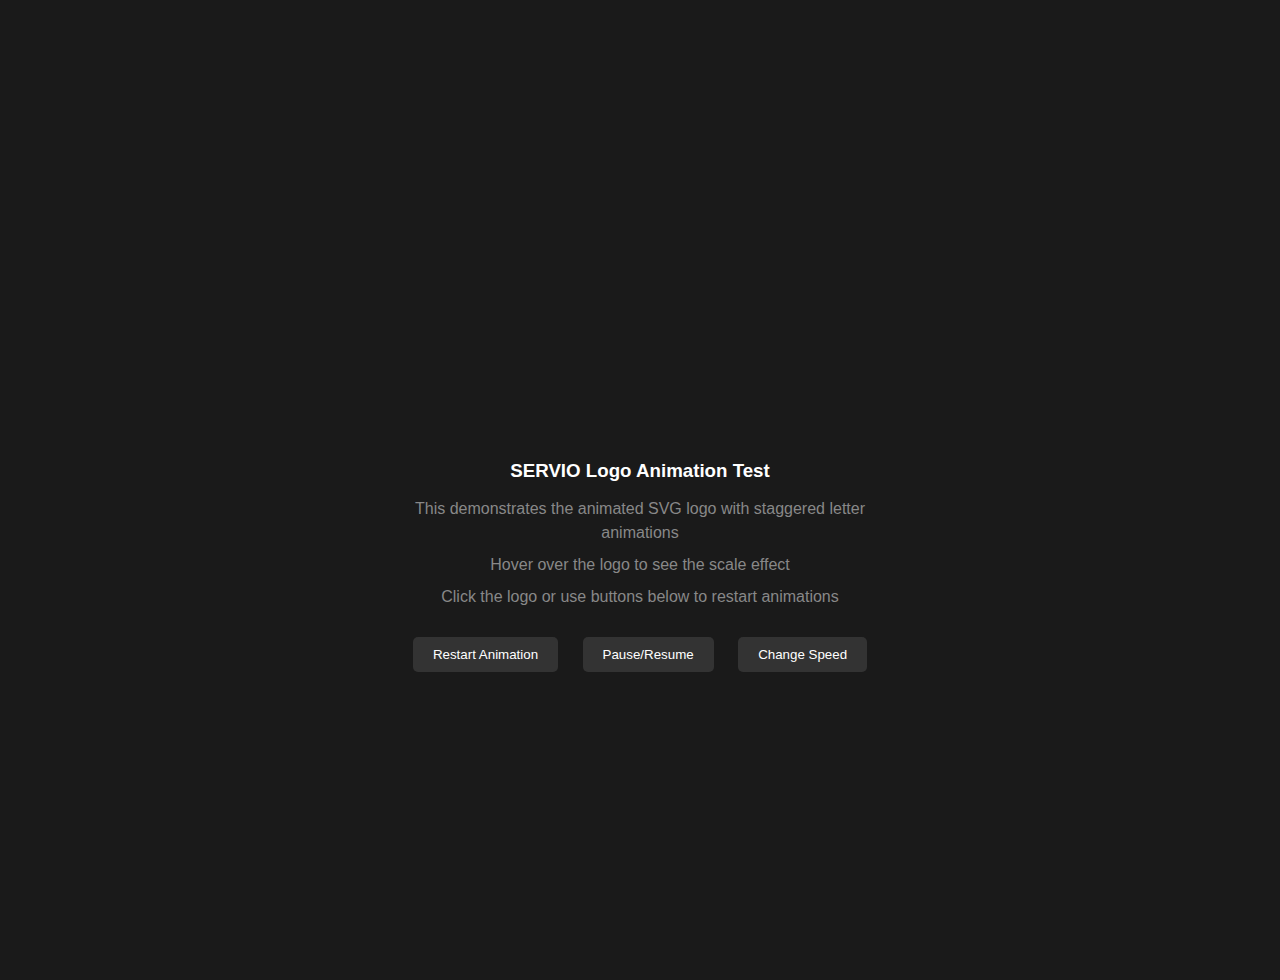
<file: servio-logo-test.html>
<!DOCTYPE html>
<html lang="en">
<head>
    <meta charset="UTF-8">
    <meta name="viewport" content="width=device-width, initial-scale=1.0">
    <title>SERVIO Logo Animation Test</title>
    <style>
        body {
            margin: 0;
            padding: 40px;
            background: #1a1a1a;
            color: white;
            font-family: Arial, sans-serif;
            display: flex;
            flex-direction: column;
            justify-content: center;
            align-items: center;
            min-height: 100vh;
        }

        .section__headline {
            text-align: center;
        }

        .gems--animated {
            display: inline-block;
            cursor: pointer;
        }

        .gems--animated svg {
            width: 400px;
            height: auto;
            filter: drop-shadow(0 0 10px rgba(255, 255, 255, 0.1));
        }

        /* Animation for the letters */
        .letters {
            opacity: 0;
            animation: fadeInLetters 2s ease-in-out forwards;
        }

        .letter-s, .letter-e, .letter-r, .letter-v, .letter-i, .letter-o {
            opacity: 0;
            animation: drawLetter 1.5s ease-in-out forwards;
        }

        .letter-s { animation-delay: 0.2s; }
        .letter-e { animation-delay: 0.4s; }
        .letter-r { animation-delay: 0.6s; }
        .letter-v { animation-delay: 0.8s; }
        .letter-i { animation-delay: 1.0s; }
        .letter-o { animation-delay: 1.2s; }

        /* Fill animations */
        .fill-1, .fill-2, .fill-3 {
            opacity: 0;
            animation: fillIn 1s ease-in-out forwards;
        }

        .fill-1 { animation-delay: 1.5s; }
        .fill-2 { animation-delay: 1.7s; }
        .fill-3 { animation-delay: 1.9s; }

        /* Outline animations */
        .outline-1, .outline-2, .outline-3 {
            stroke-dasharray: 1000;
            stroke-dashoffset: 1000;
            animation: drawOutline 2s ease-in-out forwards;
        }

        .outline-1 { animation-delay: 0.5s; }
        .outline-2 { animation-delay: 0.7s; }
        .outline-3 { animation-delay: 0.9s; }

        @keyframes fadeInLetters {
            to { opacity: 1; }
        }

        @keyframes drawLetter {
            to { opacity: 1; }
        }

        @keyframes fillIn {
            to { opacity: 1; }
        }

        @keyframes drawOutline {
            to { stroke-dashoffset: 0; }
        }

        /* Hover effects */
        .gems--animated:hover svg {
            transform: scale(1.05);
            transition: transform 0.3s ease;
            filter: drop-shadow(0 0 20px rgba(255, 255, 255, 0.3));
        }

        /* Info text */
        .info {
            margin-top: 30px;
            text-align: center;
            color: #888;
            max-width: 500px;
        }

        .info h3 {
            color: #fff;
            margin-bottom: 15px;
        }

        .info p {
            margin: 8px 0;
            line-height: 1.5;
        }

        /* Button styles */
        .controls {
            margin-top: 20px;
        }

        .btn {
            background: #333;
            color: white;
            border: none;
            padding: 10px 20px;
            margin: 0 10px;
            border-radius: 5px;
            cursor: pointer;
            transition: background 0.3s ease;
        }

        .btn:hover {
            background: #555;
        }

        .btn:active {
            transform: scale(0.95);
        }
    </style>
</head>
<body>
    <div class="section__headline">
        <div class="gems--animated">
            <svg version="1.1" xmlns="http://www.w3.org/2000/svg" xmlns:xlink="http://www.w3.org/1999/xlink" x="0px" y="0px" width="400" height="100" viewBox="0 0 400 100" enable-background="new 0 0 400 100" xml:space="preserve">
                <g class="letters" stroke="#00D4FF" fill="none" stroke-width="3" stroke-miterlimit="10">
                    <!-- Letter S -->
                    <g class="letter-s">
                        <path class="outline-1" d="M30,60 Q30,40 50,40 Q70,40 70,50 Q70,60 50,60 Q30,60 30,80 Q30,100 50,100 Q70,100 70,80"/>
                        <path class="fill-1" d="M30,60 Q30,40 50,40 Q70,40 70,50 Q70,60 50,60 Q30,60 30,80 Q30,100 50,100 Q70,100 70,80" fill="#00D4FF" opacity="0.9"/>
                    </g>
                    
                    <!-- Letter E -->
                    <g class="letter-e">
                        <path class="outline-2" d="M90,40 L130,40 M90,40 L90,100 L130,100 M90,70 L120,70"/>
                        <path class="fill-2" d="M90,40 L130,40 L130,100 L90,100 Z" fill="#00D4FF" opacity="0.7"/>
                        <path class="fill-3" d="M90,70 L120,70 L120,80 L90,80 Z" fill="#00D4FF" opacity="0.9"/>
                    </g>
                    
                    <!-- Letter R -->
                    <g class="letter-r">
                        <path class="outline-3" d="M150,40 L150,100 M150,40 Q170,40 180,50 Q190,60 190,80 Q190,100 170,100 L150,80"/>
                        <path class="fill-1" d="M150,40 L150,100 L170,100 Q190,100 190,80 Q190,60 170,40 L150,40 Z" fill="#00D4FF" opacity="0.8"/>
                    </g>
                    
                    <!-- Letter V -->
                    <g class="letter-v">
                        <path class="outline-1" d="M210,40 L230,100 L250,40"/>
                        <path class="fill-2" d="M210,40 L230,100 L250,40 Z" fill="#00D4FF" opacity="0.7"/>
                    </g>
                    
                    <!-- Letter I -->
                    <g class="letter-i">
                        <path class="outline-2" d="M270,40 L290,40 M280,40 L280,100 M270,100 L290,100"/>
                        <path class="fill-3" d="M270,40 L290,40 L290,100 L270,100 Z" fill="#00D4FF" opacity="0.9"/>
                    </g>
                    
                    <!-- Letter O -->
                    <g class="letter-o">
                        <path class="outline-3" d="M310,60 Q310,40 330,40 Q350,40 350,60 Q350,80 330,80 Q310,80 310,60 Z"/>
                        <path class="fill-1" d="M310,60 Q310,40 330,40 Q350,40 350,60 Q350,80 330,80 Q310,80 310,60 Z" fill="#00D4FF" opacity="0.8"/>
                    </g>
                </g>
            </svg>
        </div>
    </div>

    <div class="info">
        <h3>SERVIO Logo Animation Test</h3>
        <p>This demonstrates the animated SVG logo with staggered letter animations</p>
        <p>Hover over the logo to see the scale effect</p>
        <p>Click the logo or use buttons below to restart animations</p>
    </div>

    <div class="controls">
        <button class="btn" onclick="restartAnimation()">Restart Animation</button>
        <button class="btn" onclick="toggleAnimation()">Pause/Resume</button>
        <button class="btn" onclick="changeSpeed()">Change Speed</button>
    </div>

    <script>
        let isPaused = false;
        let animationSpeed = 1;

        // Add some interactive effects
        document.addEventListener('DOMContentLoaded', function() {
            const logo = document.querySelector('.gems--animated');
            
            // Add click effect to restart animation
            logo.addEventListener('click', function() {
                restartAnimation();
            });
        });

        function restartAnimation() {
            const letters = document.querySelectorAll('.letter-s, .letter-e, .letter-r, .letter-v, .letter-i, .letter-o');
            const fills = document.querySelectorAll('.fill-1, .fill-2, .fill-3');
            const outlines = document.querySelectorAll('.outline-1, .outline-2, .outline-3');
            const mainLetters = document.querySelector('.letters');
            
            // Reset main letters container
            mainLetters.style.animation = 'none';
            setTimeout(() => {
                mainLetters.style.animation = '';
            }, 10);
            
            // Reset individual letters
            letters.forEach(letter => {
                letter.style.animation = 'none';
                setTimeout(() => {
                    letter.style.animation = '';
                }, 10);
            });
            
            // Reset fills
            fills.forEach(fill => {
                fill.style.animation = 'none';
                setTimeout(() => {
                    fill.style.animation = '';
                }, 10);
            });
            
            // Reset outlines
            outlines.forEach(outline => {
                outline.style.animation = 'none';
                setTimeout(() => {
                    outline.style.animation = '';
                }, 10);
            });
        }

        function toggleAnimation() {
            const logo = document.querySelector('.gems--animated');
            const svg = logo.querySelector('svg');
            
            if (isPaused) {
                svg.style.animationPlayState = 'running';
                isPaused = false;
            } else {
                svg.style.animationPlayState = 'paused';
                isPaused = true;
            }
        }

        function changeSpeed() {
            const logo = document.querySelector('.gems--animated');
            const svg = logo.querySelector('svg');
            
            if (animationSpeed === 1) {
                animationSpeed = 0.5;
                svg.style.animationDuration = '1s';
            } else if (animationSpeed === 0.5) {
                animationSpeed = 2;
                svg.style.animationDuration = '4s';
            } else {
                animationSpeed = 1;
                svg.style.animationDuration = '2s';
            }
        }

        // Add some extra visual effects
        document.addEventListener('mousemove', function(e) {
            const logo = document.querySelector('.gems--animated');
            const rect = logo.getBoundingClientRect();
            const x = e.clientX - rect.left - rect.width / 2;
            const y = e.clientY - rect.top - rect.height / 2;
            
            // Subtle tilt effect based on mouse position
            const tiltX = (y / rect.height) * 5;
            const tiltY = (x / rect.width) * 5;
            
            logo.style.transform = `perspective(1000px) rotateX(${tiltX}deg) rotateY(${tiltY}deg)`;
        });

        // Reset transform when mouse leaves
        document.addEventListener('mouseleave', function() {
            const logo = document.querySelector('.gems--animated');
            logo.style.transform = 'perspective(1000px) rotateX(0deg) rotateY(0deg)';
        });
    </script>
</body>
</html>
</file>
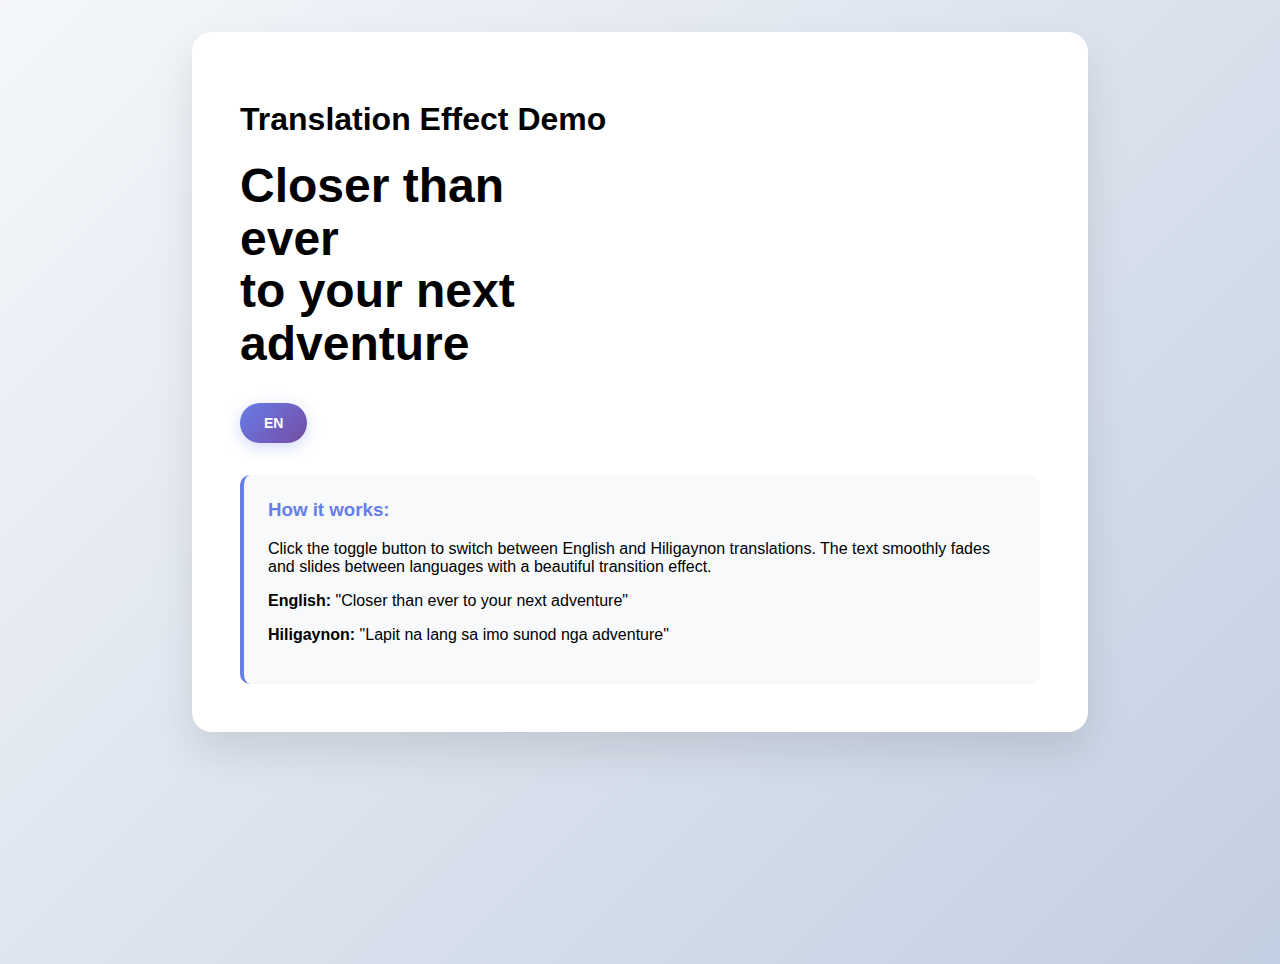
<file: translation-test.html>
<!DOCTYPE html>
<html lang="en">
<head>
    <meta charset="UTF-8">
    <meta name="viewport" content="width=device-width, initial-scale=1.0">
    <title>Translation Effect Test</title>
    <style>
        body {
            font-family: 'Inter', sans-serif;
            margin: 0;
            padding: 2rem;
            background: linear-gradient(135deg, #f5f7fa 0%, #c3cfe2 100%);
            min-height: 100vh;
        }
        
        .test-container {
            max-width: 800px;
            margin: 0 auto;
            background: white;
            padding: 3rem;
            border-radius: 20px;
            box-shadow: 0 20px 40px rgba(0, 0, 0, 0.1);
        }
        
        .hero-heading {
            font-size: 3rem;
            font-weight: 700;
            line-height: 1.1;
            color: #000000;
            text-align: left;
            max-width: 500px;
            position: relative;
            min-height: 200px;
            margin-bottom: 2rem;
        }
        
        .translation-text {
            position: absolute;
            top: 0;
            left: 0;
            width: 100%;
            opacity: 0;
            transform: translateY(20px);
            transition: all 0.5s cubic-bezier(0.4, 0, 0.2, 1);
            pointer-events: none;
        }
        
        .translation-text.active {
            position: relative;
            opacity: 1;
            transform: translateY(0);
            pointer-events: auto;
            animation: fadeInUp 0.5s cubic-bezier(0.4, 0, 0.2, 1);
        }
        
        .translation-toggle {
            background: linear-gradient(135deg, #667eea 0%, #764ba2 100%);
            border: none;
            border-radius: 25px;
            padding: 0.75rem 1.5rem;
            color: white;
            font-family: 'Inter', sans-serif;
            font-size: 0.875rem;
            font-weight: 600;
            cursor: pointer;
            transition: all 0.3s ease;
            box-shadow: 0 4px 15px rgba(102, 126, 234, 0.3);
            overflow: hidden;
            position: relative;
            min-width: 60px;
        }
        
        .translation-toggle:hover {
            transform: translateY(-2px);
            box-shadow: 0 6px 20px rgba(102, 126, 234, 0.4);
        }
        
        .translation-toggle:active {
            transform: translateY(0);
        }
        
        .translation-toggle .toggle-text {
            display: inline-block;
            transition: all 0.3s ease;
        }
        
        .translation-toggle .toggle-text:last-child {
            opacity: 0;
            transform: translateY(-100%);
            position: absolute;
            top: 50%;
            left: 50%;
            transform: translate(-50%, -50%);
        }
        
        .translation-toggle[data-current="hil"] .toggle-text:first-child {
            opacity: 0;
            transform: translateY(100%);
        }
        
        .translation-toggle[data-current="hil"] .toggle-text:last-child {
            opacity: 1;
            transform: translate(-50%, -50%);
        }
        
        @keyframes fadeInUp {
            from {
                opacity: 0;
                transform: translateY(20px);
            }
            to {
                opacity: 1;
                transform: translateY(0);
            }
        }
        
        .description {
            background: #f8f9fa;
            padding: 1.5rem;
            border-radius: 10px;
            margin-top: 2rem;
            border-left: 4px solid #667eea;
        }
        
        .description h3 {
            color: #667eea;
            margin-top: 0;
        }
    </style>
</head>
<body>
    <div class="test-container">
        <h1>Translation Effect Demo</h1>
        
        <div class="hero-heading">
            <span class="translation-text active" data-lang="en">Closer than<br>ever<br>to your next<br>adventure</span>
            <span class="translation-text" data-lang="hil">Lapit na<br>lang<br>sa imo<br>sunod nga<br>adventure</span>
        </div>
        
        <button class="translation-toggle" onclick="toggleTranslation()" data-current="en">
            <span class="toggle-text">EN</span>
            <span class="toggle-text">HI</span>
        </button>
        
        <div class="description">
            <h3>How it works:</h3>
            <p>Click the toggle button to switch between English and Hiligaynon translations. The text smoothly fades and slides between languages with a beautiful transition effect.</p>
            <p><strong>English:</strong> "Closer than ever to your next adventure"</p>
            <p><strong>Hiligaynon:</strong> "Lapit na lang sa imo sunod nga adventure"</p>
        </div>
    </div>

    <script>
        function toggleTranslation() {
            const englishText = document.querySelector('.translation-text[data-lang="en"]');
            const hiligaynonText = document.querySelector('.translation-text[data-lang="hil"]');
            const toggleButton = document.querySelector('.translation-toggle');
            
            if (englishText.classList.contains('active')) {
                // Switch to Hiligaynon
                englishText.classList.remove('active');
                hiligaynonText.classList.add('active');
                toggleButton.setAttribute('data-current', 'hil');
            } else {
                // Switch to English
                hiligaynonText.classList.remove('active');
                englishText.classList.add('active');
                toggleButton.setAttribute('data-current', 'en');
            }
        }
    </script>
</body>
</html>
</file>
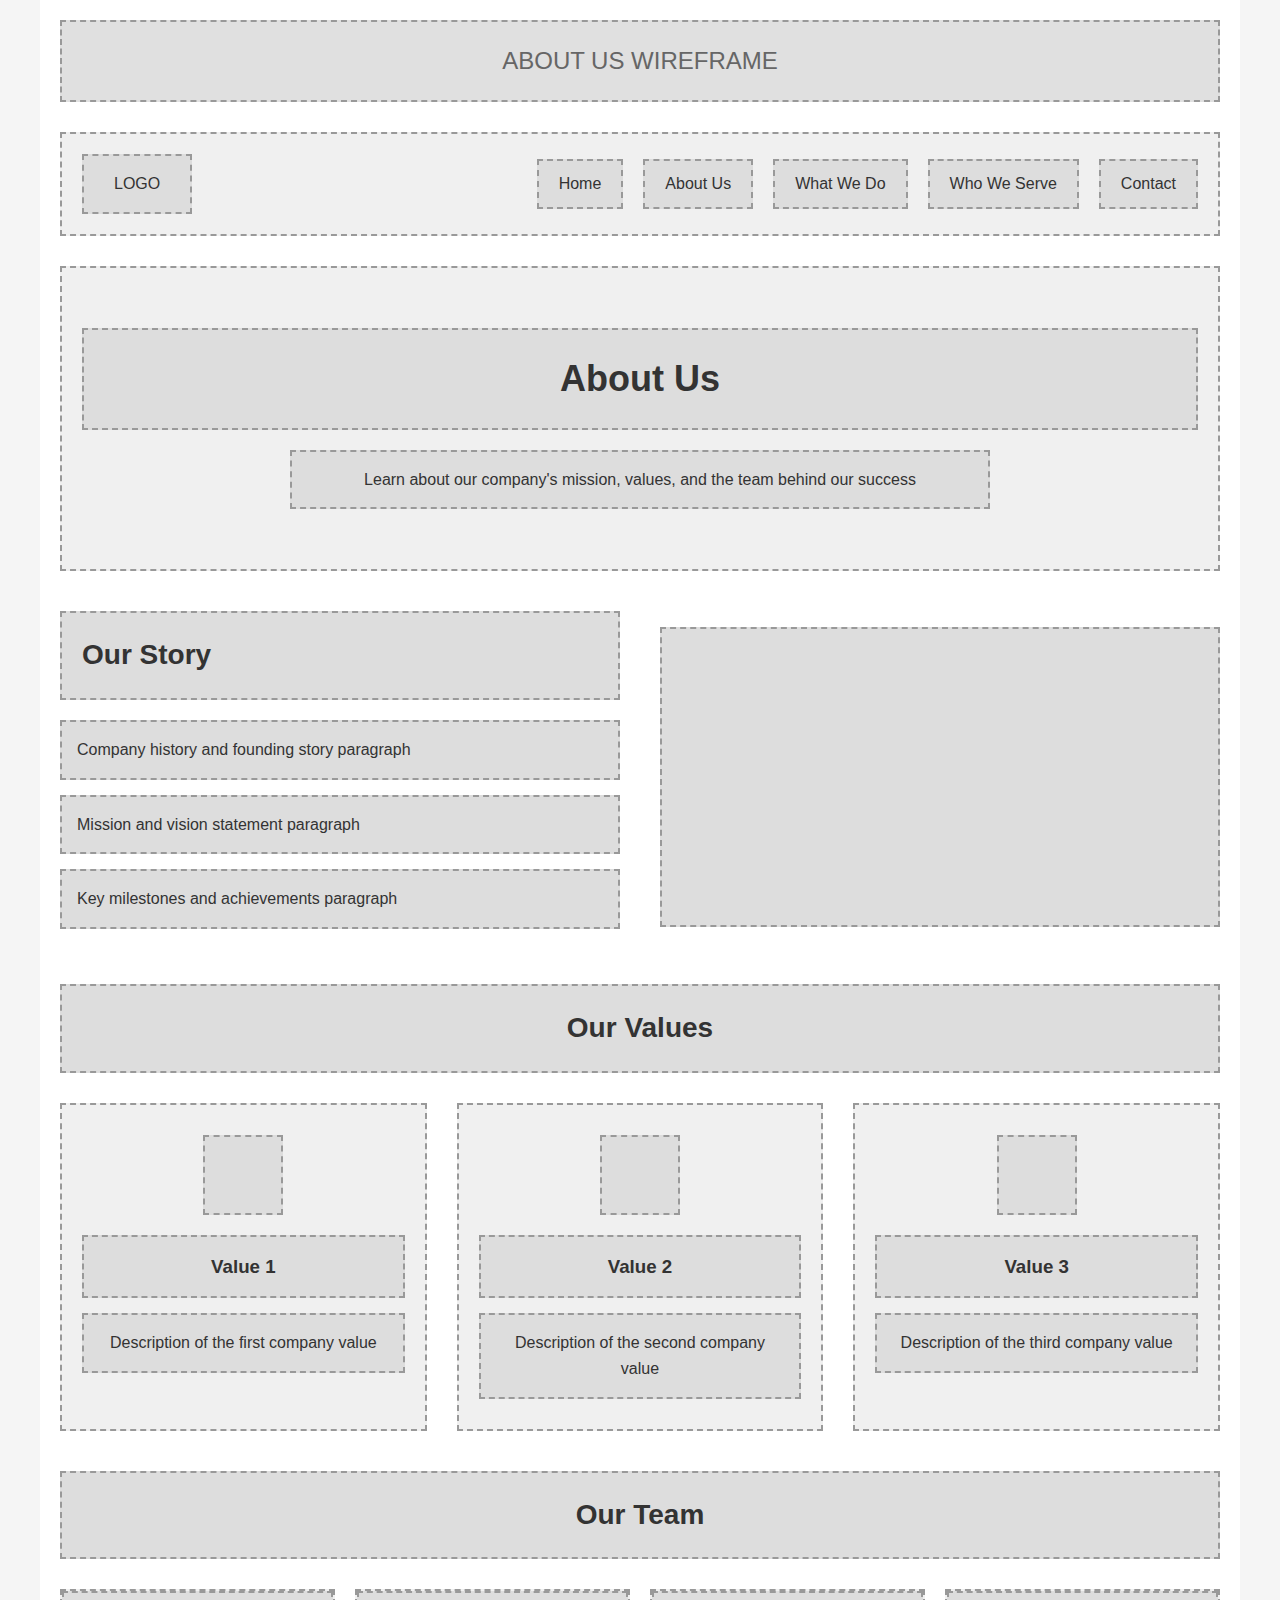
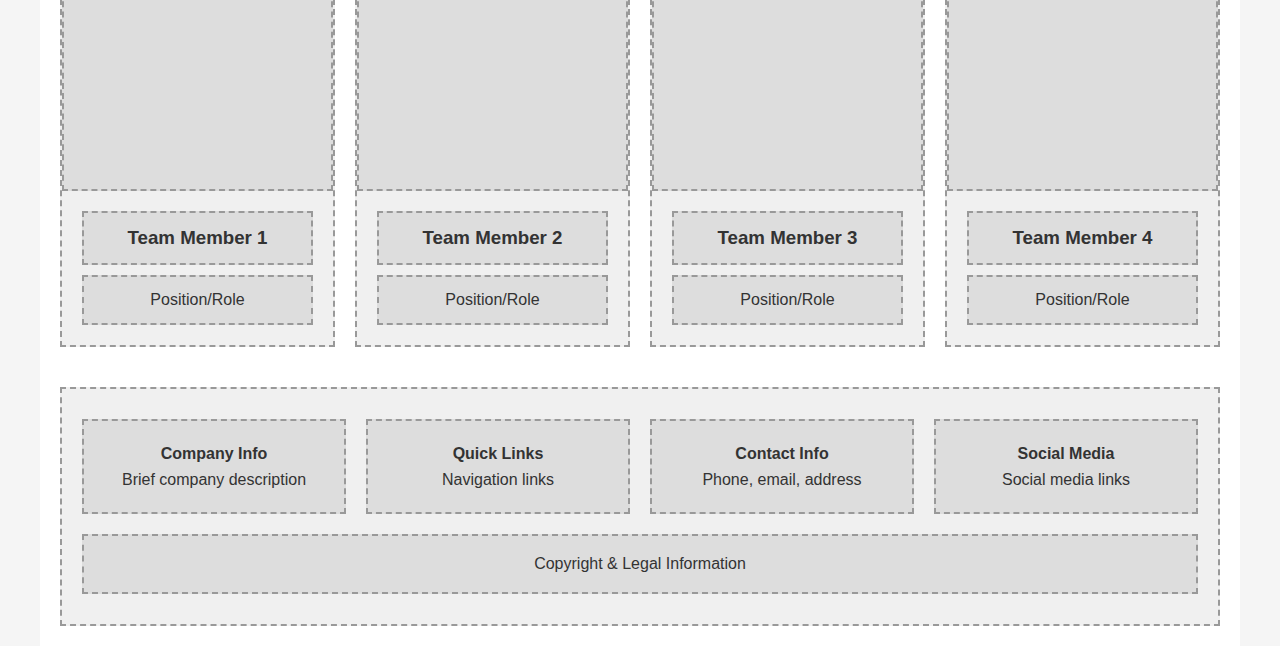
<file: wireframes/about-us-wireframe.html>
<!DOCTYPE html>
<html lang="en">
<head>
    <meta charset="UTF-8">
    <meta name="viewport" content="width=device-width, initial-scale=1.0">
    <title>About Us Wireframe - Servio</title>
    <style>
        * {
            margin: 0;
            padding: 0;
            box-sizing: border-box;
        }
        
        body {
            font-family: Arial, sans-serif;
            line-height: 1.6;
            color: #333;
            background: #f5f5f5;
        }
        
        .wireframe-container {
            max-width: 1200px;
            margin: 0 auto;
            padding: 20px;
            background: white;
            min-height: 100vh;
        }
        
        .wireframe-title {
            text-align: center;
            background: #e0e0e0;
            padding: 20px;
            margin-bottom: 30px;
            border: 2px dashed #999;
            font-size: 24px;
            color: #666;
        }
        
        /* Header */
        .header {
            background: #f0f0f0;
            padding: 20px;
            margin-bottom: 30px;
            border: 2px dashed #999;
        }
        
        .nav {
            display: flex;
            justify-content: space-between;
            align-items: center;
        }
        
        .logo {
            background: #ddd;
            padding: 15px 30px;
            border: 2px dashed #999;
        }
        
        .nav-links {
            display: flex;
            gap: 20px;
        }
        
        .nav-link {
            background: #ddd;
            padding: 10px 20px;
            border: 2px dashed #999;
        }
        
        /* Page Header */
        .page-header {
            background: #f0f0f0;
            padding: 60px 20px;
            text-align: center;
            margin-bottom: 40px;
            border: 2px dashed #999;
        }
        
        .page-header h1 {
            background: #ddd;
            padding: 20px;
            margin-bottom: 20px;
            border: 2px dashed #999;
            font-size: 36px;
        }
        
        .page-header p {
            background: #ddd;
            padding: 15px;
            border: 2px dashed #999;
            max-width: 700px;
            margin: 0 auto;
        }
        
        /* Company Story Section */
        .company-story {
            display: grid;
            grid-template-columns: 1fr 1fr;
            gap: 40px;
            margin-bottom: 40px;
            align-items: center;
        }
        
        .story-content h2 {
            background: #ddd;
            padding: 20px;
            margin-bottom: 20px;
            border: 2px dashed #999;
            font-size: 28px;
        }
        
        .story-content p {
            background: #ddd;
            padding: 15px;
            margin-bottom: 15px;
            border: 2px dashed #999;
        }
        
        .story-image {
            background: #ddd;
            height: 300px;
            border: 2px dashed #999;
        }
        
        /* Values Section */
        .values {
            margin-bottom: 40px;
        }
        
        .values h2 {
            background: #ddd;
            padding: 20px;
            margin-bottom: 30px;
            text-align: center;
            border: 2px dashed #999;
            font-size: 28px;
        }
        
        .values-grid {
            display: grid;
            grid-template-columns: repeat(3, 1fr);
            gap: 30px;
        }
        
        .value-card {
            background: #f0f0f0;
            padding: 30px 20px;
            text-align: center;
            border: 2px dashed #999;
        }
        
        .value-icon {
            background: #ddd;
            width: 80px;
            height: 80px;
            margin: 0 auto 20px;
            border: 2px dashed #999;
        }
        
        .value-card h3 {
            background: #ddd;
            padding: 15px;
            margin-bottom: 15px;
            border: 2px dashed #999;
        }
        
        .value-card p {
            background: #ddd;
            padding: 15px;
            border: 2px dashed #999;
        }
        
        /* Team Section */
        .team {
            margin-bottom: 40px;
        }
        
        .team h2 {
            background: #ddd;
            padding: 20px;
            margin-bottom: 30px;
            text-align: center;
            border: 2px dashed #999;
            font-size: 28px;
        }
        
        .team-grid {
            display: grid;
            grid-template-columns: repeat(4, 1fr);
            gap: 20px;
        }
        
        .team-member {
            background: #f0f0f0;
            text-align: center;
            border: 2px dashed #999;
        }
        
        .member-photo {
            background: #ddd;
            height: 200px;
            border: 2px dashed #999;
        }
        
        .member-info {
            padding: 20px;
        }
        
        .member-info h3 {
            background: #ddd;
            padding: 10px;
            margin-bottom: 10px;
            border: 2px dashed #999;
        }
        
        .member-info p {
            background: #ddd;
            padding: 10px;
            border: 2px dashed #999;
        }
        
        /* Footer */
        .footer {
            background: #f0f0f0;
            padding: 30px 20px;
            text-align: center;
            border: 2px dashed #999;
        }
        
        .footer-content {
            display: grid;
            grid-template-columns: repeat(4, 1fr);
            gap: 20px;
            margin-bottom: 20px;
        }
        
        .footer-section {
            background: #ddd;
            padding: 20px;
            border: 2px dashed #999;
        }
        
        .footer-bottom {
            background: #ddd;
            padding: 15px;
            border: 2px dashed #999;
        }
        
        /* Responsive */
        @media (max-width: 768px) {
            .company-story {
                grid-template-columns: 1fr;
            }
            
            .values-grid {
                grid-template-columns: 1fr;
            }
            
            .team-grid {
                grid-template-columns: repeat(2, 1fr);
            }
            
            .footer-content {
                grid-template-columns: 1fr;
            }
        }
    </style>
</head>
<body>
    <div class="wireframe-container">
        <div class="wireframe-title">ABOUT US WIREFRAME</div>
        
        <!-- Header -->
        <header class="header">
            <nav class="nav">
                <div class="logo">LOGO</div>
                <div class="nav-links">
                    <div class="nav-link">Home</div>
                    <div class="nav-link">About Us</div>
                    <div class="nav-link">What We Do</div>
                    <div class="nav-link">Who We Serve</div>
                    <div class="nav-link">Contact</div>
                </div>
            </nav>
        </header>
        
        <!-- Page Header -->
        <section class="page-header">
            <h1>About Us</h1>
            <p>Learn about our company's mission, values, and the team behind our success</p>
        </section>
        
        <!-- Company Story -->
        <section class="company-story">
            <div class="story-content">
                <h2>Our Story</h2>
                <p>Company history and founding story paragraph</p>
                <p>Mission and vision statement paragraph</p>
                <p>Key milestones and achievements paragraph</p>
            </div>
            <div class="story-image"></div>
        </section>
        
        <!-- Values -->
        <section class="values">
            <h2>Our Values</h2>
            <div class="values-grid">
                <div class="value-card">
                    <div class="value-icon"></div>
                    <h3>Value 1</h3>
                    <p>Description of the first company value</p>
                </div>
                <div class="value-card">
                    <div class="value-icon"></div>
                    <h3>Value 2</h3>
                    <p>Description of the second company value</p>
                </div>
                <div class="value-card">
                    <div class="value-icon"></div>
                    <h3>Value 3</h3>
                    <p>Description of the third company value</p>
                </div>
            </div>
        </section>
        
        <!-- Team -->
        <section class="team">
            <h2>Our Team</h2>
            <div class="team-grid">
                <div class="team-member">
                    <div class="member-photo"></div>
                    <div class="member-info">
                        <h3>Team Member 1</h3>
                        <p>Position/Role</p>
                    </div>
                </div>
                <div class="team-member">
                    <div class="member-photo"></div>
                    <div class="member-info">
                        <h3>Team Member 2</h3>
                        <p>Position/Role</p>
                    </div>
                </div>
                <div class="team-member">
                    <div class="member-photo"></div>
                    <div class="member-info">
                        <h3>Team Member 3</h3>
                        <p>Position/Role</p>
                    </div>
                </div>
                <div class="team-member">
                    <div class="member-photo"></div>
                    <div class="member-info">
                        <h3>Team Member 4</h3>
                        <p>Position/Role</p>
                    </div>
                </div>
            </div>
        </section>
        
        <!-- Footer -->
        <footer class="footer">
            <div class="footer-content">
                <div class="footer-section">
                    <h4>Company Info</h4>
                    <p>Brief company description</p>
                </div>
                <div class="footer-section">
                    <h4>Quick Links</h4>
                    <p>Navigation links</p>
                </div>
                <div class="footer-section">
                    <h4>Contact Info</h4>
                    <p>Phone, email, address</p>
                </div>
                <div class="footer-section">
                    <h4>Social Media</h4>
                    <p>Social media links</p>
                </div>
            </div>
            <div class="footer-bottom">
                <p>Copyright & Legal Information</p>
            </div>
        </footer>
    </div>
</body>
</html>
</file>
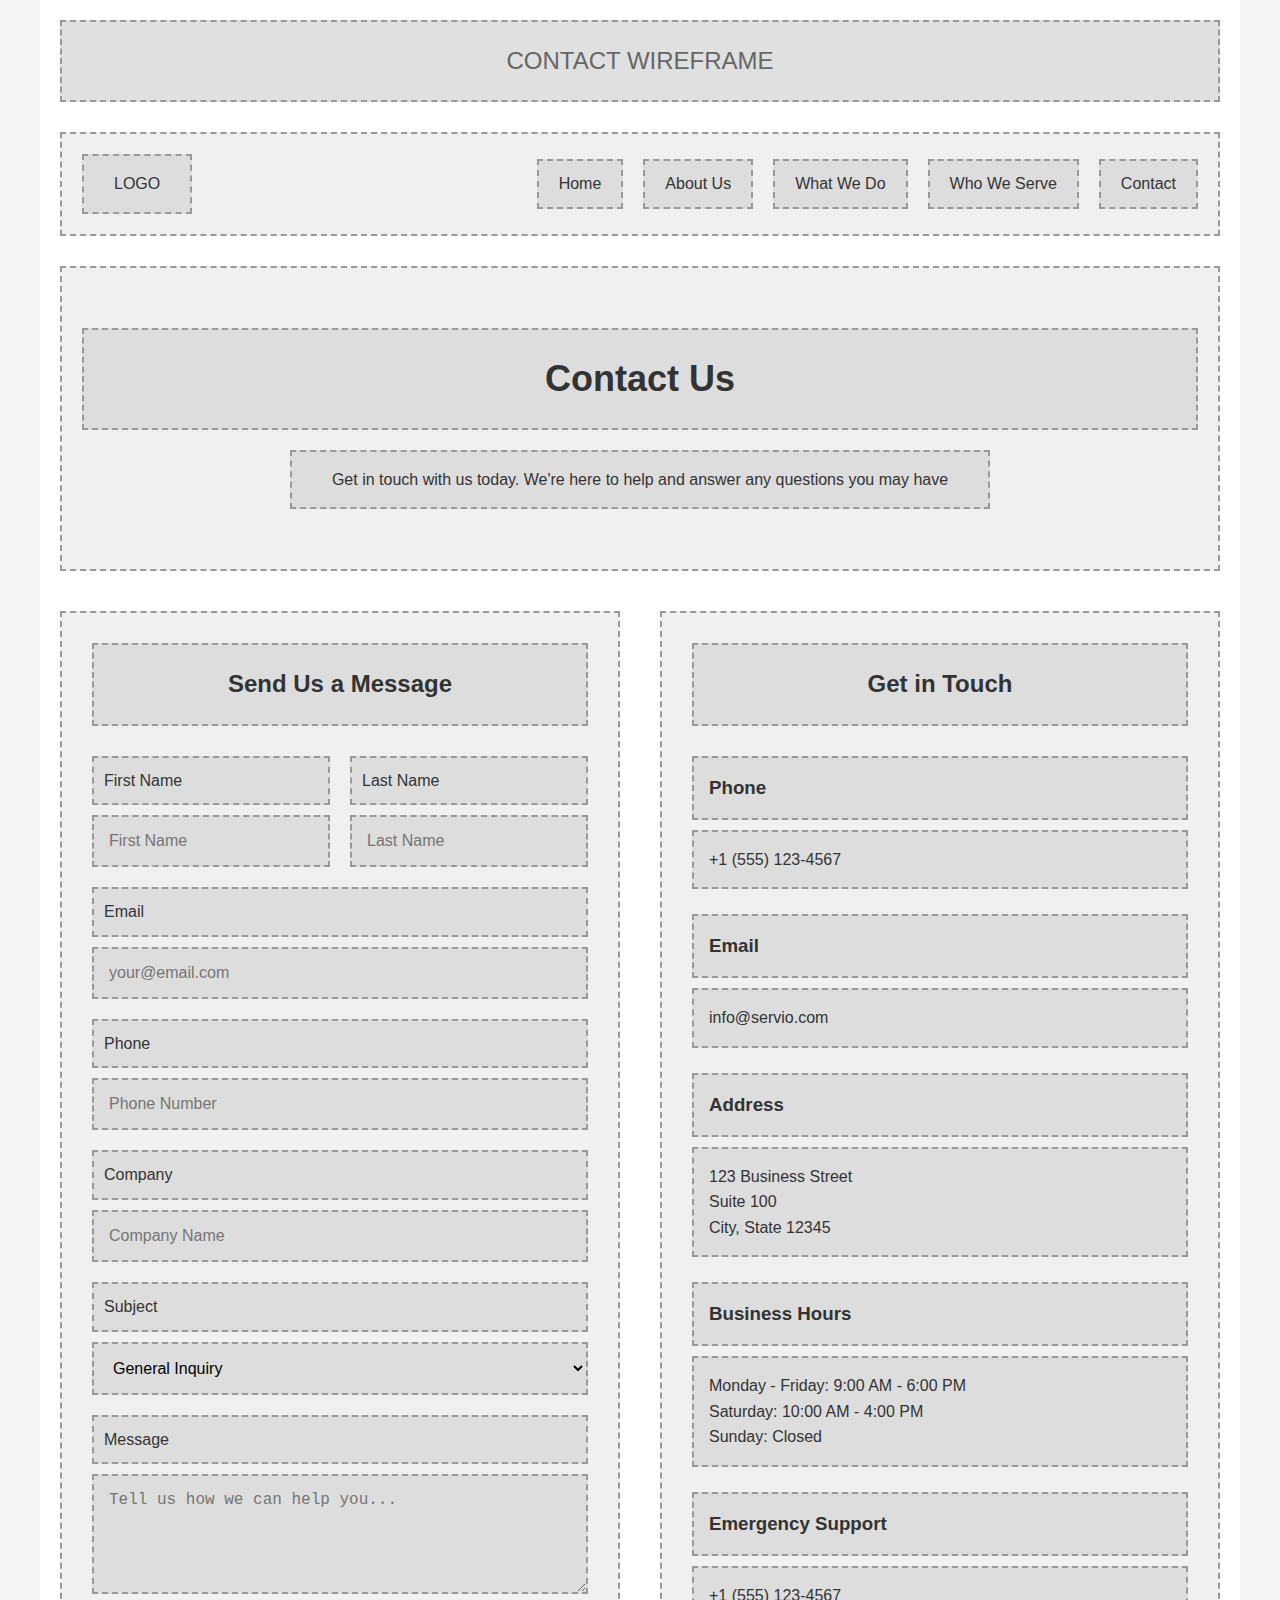
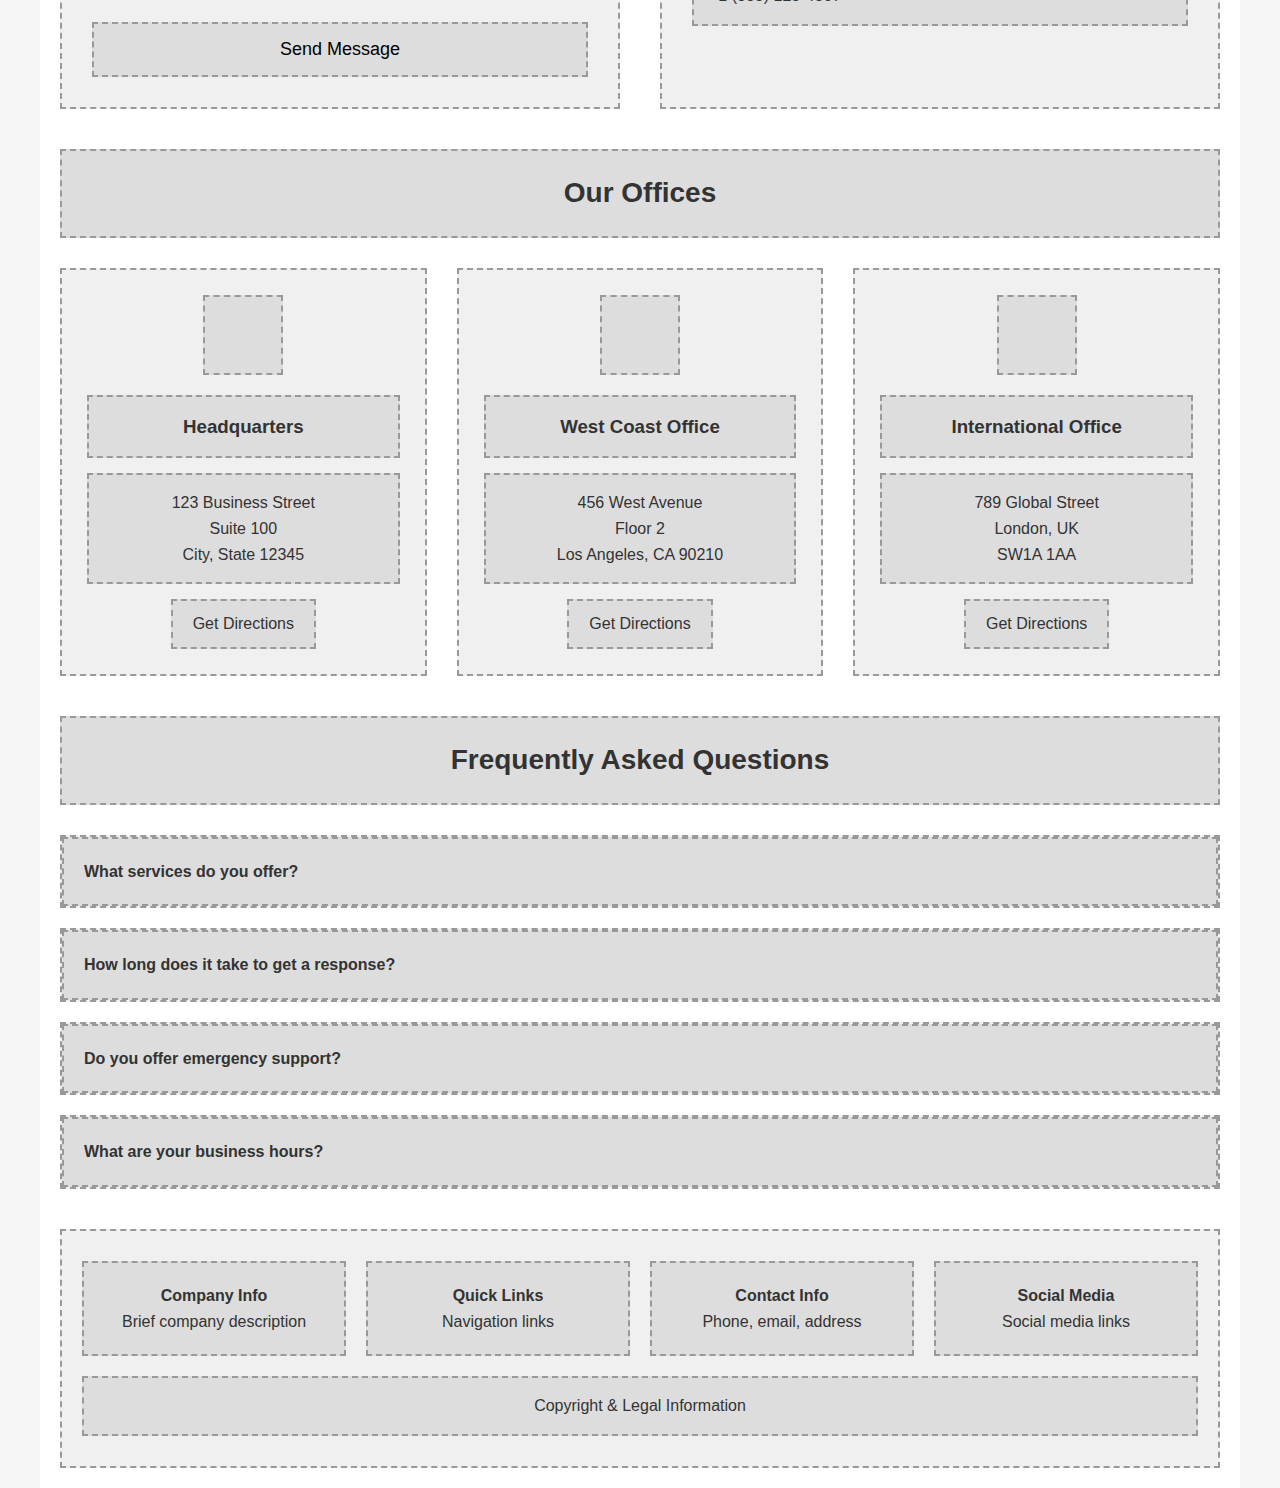
<file: wireframes/contact-wireframe.html>
<!DOCTYPE html>
<html lang="en">
<head>
    <meta charset="UTF-8">
    <meta name="viewport" content="width=device-width, initial-scale=1.0">
    <title>Contact Wireframe - Servio</title>
    <style>
        * {
            margin: 0;
            padding: 0;
            box-sizing: border-box;
        }
        
        body {
            font-family: Arial, sans-serif;
            line-height: 1.6;
            color: #333;
            background: #f5f5f5;
        }
        
        .wireframe-container {
            max-width: 1200px;
            margin: 0 auto;
            padding: 20px;
            background: white;
            min-height: 100vh;
        }
        
        .wireframe-title {
            text-align: center;
            background: #e0e0e0;
            padding: 20px;
            margin-bottom: 30px;
            border: 2px dashed #999;
            font-size: 24px;
            color: #666;
        }
        
        /* Header */
        .header {
            background: #f0f0f0;
            padding: 20px;
            margin-bottom: 30px;
            border: 2px dashed #999;
        }
        
        .nav {
            display: flex;
            justify-content: space-between;
            align-items: center;
        }
        
        .logo {
            background: #ddd;
            padding: 15px 30px;
            border: 2px dashed #999;
        }
        
        .nav-links {
            display: flex;
            gap: 20px;
        }
        
        .nav-link {
            background: #ddd;
            padding: 10px 20px;
            border: 2px dashed #999;
        }
        
        /* Page Header */
        .page-header {
            background: #f0f0f0;
            padding: 60px 20px;
            text-align: center;
            margin-bottom: 40px;
            border: 2px dashed #999;
        }
        
        .page-header h1 {
            background: #ddd;
            padding: 20px;
            margin-bottom: 20px;
            border: 2px dashed #999;
            font-size: 36px;
        }
        
        .page-header p {
            background: #ddd;
            padding: 15px;
            border: 2px dashed #999;
            max-width: 700px;
            margin: 0 auto;
        }
        
        /* Contact Section */
        .contact-section {
            display: grid;
            grid-template-columns: 1fr 1fr;
            gap: 40px;
            margin-bottom: 40px;
        }
        
        /* Contact Form */
        .contact-form {
            background: #f0f0f0;
            padding: 30px;
            border: 2px dashed #999;
        }
        
        .contact-form h2 {
            background: #ddd;
            padding: 20px;
            margin-bottom: 30px;
            text-align: center;
            border: 2px dashed #999;
            font-size: 24px;
        }
        
        .form-group {
            margin-bottom: 20px;
        }
        
        .form-group label {
            background: #ddd;
            padding: 10px;
            margin-bottom: 10px;
            display: block;
            border: 2px dashed #999;
        }
        
        .form-group input,
        .form-group textarea,
        .form-group select {
            background: #ddd;
            padding: 15px;
            width: 100%;
            border: 2px dashed #999;
            font-size: 16px;
        }
        
        .form-group textarea {
            height: 120px;
            resize: vertical;
        }
        
        .form-row {
            display: grid;
            grid-template-columns: 1fr 1fr;
            gap: 20px;
        }
        
        .submit-button {
            background: #ddd;
            padding: 15px 40px;
            border: 2px dashed #999;
            font-size: 18px;
            cursor: pointer;
            width: 100%;
        }
        
        /* Contact Information */
        .contact-info {
            background: #f0f0f0;
            padding: 30px;
            border: 2px dashed #999;
        }
        
        .contact-info h2 {
            background: #ddd;
            padding: 20px;
            margin-bottom: 30px;
            text-align: center;
            border: 2px dashed #999;
            font-size: 24px;
        }
        
        .info-item {
            margin-bottom: 25px;
        }
        
        .info-item h3 {
            background: #ddd;
            padding: 15px;
            margin-bottom: 10px;
            border: 2px dashed #999;
        }
        
        .info-item p {
            background: #ddd;
            padding: 15px;
            border: 2px dashed #999;
        }
        
        .info-item a {
            background: #ddd;
            padding: 15px;
            display: block;
            border: 2px dashed #999;
            text-decoration: none;
            color: #333;
        }
        
        /* Office Locations */
        .office-locations {
            margin-bottom: 40px;
        }
        
        .office-locations h2 {
            background: #ddd;
            padding: 20px;
            margin-bottom: 30px;
            text-align: center;
            border: 2px dashed #999;
            font-size: 28px;
        }
        
        .locations-grid {
            display: grid;
            grid-template-columns: repeat(3, 1fr);
            gap: 30px;
        }
        
        .location-card {
            background: #f0f0f0;
            padding: 25px;
            text-align: center;
            border: 2px dashed #999;
        }
        
        .location-icon {
            background: #ddd;
            width: 80px;
            height: 80px;
            margin: 0 auto 20px;
            border: 2px dashed #999;
        }
        
        .location-card h3 {
            background: #ddd;
            padding: 15px;
            margin-bottom: 15px;
            border: 2px dashed #999;
        }
        
        .location-card p {
            background: #ddd;
            padding: 15px;
            margin-bottom: 15px;
            border: 2px dashed #999;
        }
        
        .location-card a {
            background: #ddd;
            padding: 10px 20px;
            border: 2px dashed #999;
            text-decoration: none;
            color: #333;
            display: inline-block;
        }
        
        /* FAQ Section */
        .faq-section {
            margin-bottom: 40px;
        }
        
        .faq-section h2 {
            background: #ddd;
            padding: 20px;
            margin-bottom: 30px;
            text-align: center;
            border: 2px dashed #999;
            font-size: 28px;
        }
        
        .faq-item {
            background: #f0f0f0;
            margin-bottom: 20px;
            border: 2px dashed #999;
        }
        
        .faq-question {
            background: #ddd;
            padding: 20px;
            border: 2px dashed #999;
            font-weight: bold;
            cursor: pointer;
        }
        
        .faq-answer {
            background: #ddd;
            padding: 20px;
            border: 2px dashed #999;
            display: none;
        }
        
        /* Footer */
        .footer {
            background: #f0f0f0;
            padding: 30px 20px;
            text-align: center;
            border: 2px dashed #999;
        }
        
        .footer-content {
            display: grid;
            grid-template-columns: repeat(4, 1fr);
            gap: 20px;
            margin-bottom: 20px;
        }
        
        .footer-section {
            background: #ddd;
            padding: 20px;
            border: 2px dashed #999;
        }
        
        .footer-bottom {
            background: #ddd;
            padding: 15px;
            border: 2px dashed #999;
        }
        
        /* Responsive */
        @media (max-width: 768px) {
            .contact-section {
                grid-template-columns: 1fr;
            }
            
            .form-row {
                grid-template-columns: 1fr;
            }
            
            .locations-grid {
                grid-template-columns: 1fr;
            }
            
            .footer-content {
                grid-template-columns: 1fr;
            }
        }
    </style>
</head>
<body>
    <div class="wireframe-container">
        <div class="wireframe-title">CONTACT WIREFRAME</div>
        
        <!-- Header -->
        <header class="header">
            <nav class="nav">
                <div class="logo">LOGO</div>
                <div class="nav-links">
                    <div class="nav-link">Home</div>
                    <div class="nav-link">About Us</div>
                    <div class="nav-link">What We Do</div>
                    <div class="nav-link">Who We Serve</div>
                    <div class="nav-link">Contact</div>
                </div>
            </nav>
        </header>
        
        <!-- Page Header -->
        <section class="page-header">
            <h1>Contact Us</h1>
            <p>Get in touch with us today. We're here to help and answer any questions you may have</p>
        </section>
        
        <!-- Contact Section -->
        <section class="contact-section">
            <!-- Contact Form -->
            <div class="contact-form">
                <h2>Send Us a Message</h2>
                <form>
                    <div class="form-row">
                        <div class="form-group">
                            <label>First Name</label>
                            <input type="text" placeholder="First Name">
                        </div>
                        <div class="form-group">
                            <label>Last Name</label>
                            <input type="text" placeholder="Last Name">
                        </div>
                    </div>
                    <div class="form-group">
                        <label>Email</label>
                        <input type="email" placeholder="your@email.com">
                    </div>
                    <div class="form-group">
                        <label>Phone</label>
                        <input type="tel" placeholder="Phone Number">
                    </div>
                    <div class="form-group">
                        <label>Company</label>
                        <input type="text" placeholder="Company Name">
                    </div>
                    <div class="form-group">
                        <label>Subject</label>
                        <select>
                            <option>General Inquiry</option>
                            <option>Service Request</option>
                            <option>Partnership</option>
                            <option>Support</option>
                        </select>
                    </div>
                    <div class="form-group">
                        <label>Message</label>
                        <textarea placeholder="Tell us how we can help you..."></textarea>
                    </div>
                    <button type="submit" class="submit-button">Send Message</button>
                </form>
            </div>
            
            <!-- Contact Information -->
            <div class="contact-info">
                <h2>Get in Touch</h2>
                <div class="info-item">
                    <h3>Phone</h3>
                    <p>+1 (555) 123-4567</p>
                </div>
                <div class="info-item">
                    <h3>Email</h3>
                    <a href="mailto:info@servio.com">info@servio.com</a>
                </div>
                <div class="info-item">
                    <h3>Address</h3>
                    <p>123 Business Street<br>Suite 100<br>City, State 12345</p>
                </div>
                <div class="info-item">
                    <h3>Business Hours</h3>
                    <p>Monday - Friday: 9:00 AM - 6:00 PM<br>Saturday: 10:00 AM - 4:00 PM<br>Sunday: Closed</p>
                </div>
                <div class="info-item">
                    <h3>Emergency Support</h3>
                    <a href="tel:+15551234567">+1 (555) 123-4567</a>
                </div>
            </div>
        </section>
        
        <!-- Office Locations -->
        <section class="office-locations">
            <h2>Our Offices</h2>
            <div class="locations-grid">
                <div class="location-card">
                    <div class="location-icon"></div>
                    <h3>Headquarters</h3>
                    <p>123 Business Street<br>Suite 100<br>City, State 12345</p>
                    <a href="#">Get Directions</a>
                </div>
                <div class="location-card">
                    <div class="location-icon"></div>
                    <h3>West Coast Office</h3>
                    <p>456 West Avenue<br>Floor 2<br>Los Angeles, CA 90210</p>
                    <a href="#">Get Directions</a>
                </div>
                <div class="location-card">
                    <div class="location-icon"></div>
                    <h3>International Office</h3>
                    <p>789 Global Street<br>London, UK<br>SW1A 1AA</p>
                    <a href="#">Get Directions</a>
                </div>
            </div>
        </section>
        
        <!-- FAQ Section -->
        <section class="faq-section">
            <h2>Frequently Asked Questions</h2>
            <div class="faq-item">
                <div class="faq-question">What services do you offer?</div>
                <div class="faq-answer">Detailed answer about the services we offer</div>
            </div>
            <div class="faq-item">
                <div class="faq-question">How long does it take to get a response?</div>
                <div class="faq-answer">Information about our response time and process</div>
            </div>
            <div class="faq-item">
                <div class="faq-question">Do you offer emergency support?</div>
                <div class="faq-answer">Details about emergency support availability</div>
            </div>
            <div class="faq-item">
                <div class="faq-question">What are your business hours?</div>
                <div class="faq-answer">Information about our business hours and availability</div>
            </div>
        </section>
        
        <!-- Footer -->
        <footer class="footer">
            <div class="footer-content">
                <div class="footer-section">
                    <h4>Company Info</h4>
                    <p>Brief company description</p>
                </div>
                <div class="footer-section">
                    <h4>Quick Links</h4>
                    <p>Navigation links</p>
                </div>
                <div class="footer-section">
                    <h4>Contact Info</h4>
                    <p>Phone, email, address</p>
                </div>
                <div class="footer-section">
                    <h4>Social Media</h4>
                    <p>Social media links</p>
                </div>
            </div>
            <div class="footer-bottom">
                <p>Copyright & Legal Information</p>
            </div>
        </footer>
    </div>
</body>
</html>
</file>
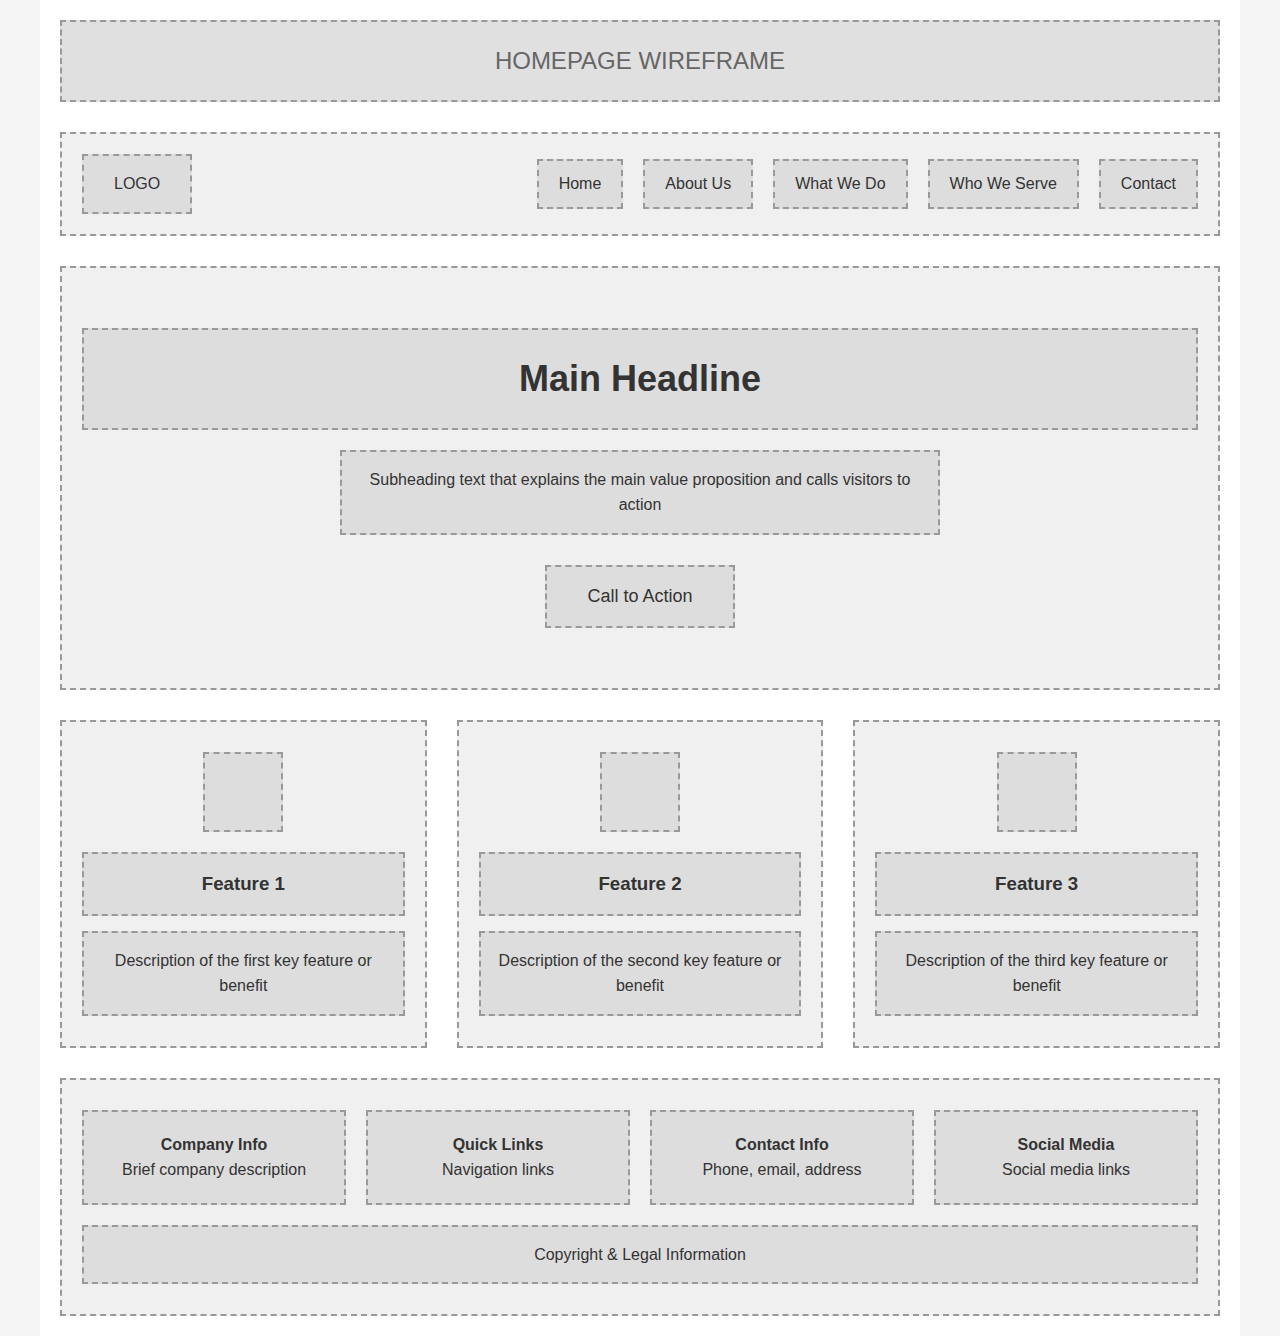
<file: wireframes/homepage-wireframe.html>
<!DOCTYPE html>
<html lang="en">
<head>
    <meta charset="UTF-8">
    <meta name="viewport" content="width=device-width, initial-scale=1.0">
    <title>Homepage Wireframe - Servio</title>
    <style>
        * {
            margin: 0;
            padding: 0;
            box-sizing: border-box;
        }
        
        body {
            font-family: Arial, sans-serif;
            line-height: 1.6;
            color: #333;
            background: #f5f5f5;
        }
        
        .wireframe-container {
            max-width: 1200px;
            margin: 0 auto;
            padding: 20px;
            background: white;
            min-height: 100vh;
        }
        
        .wireframe-title {
            text-align: center;
            background: #e0e0e0;
            padding: 20px;
            margin-bottom: 30px;
            border: 2px dashed #999;
            font-size: 24px;
            color: #666;
        }
        
        /* Header */
        .header {
            background: #f0f0f0;
            padding: 20px;
            margin-bottom: 30px;
            border: 2px dashed #999;
        }
        
        .nav {
            display: flex;
            justify-content: space-between;
            align-items: center;
        }
        
        .logo {
            background: #ddd;
            padding: 15px 30px;
            border: 2px dashed #999;
        }
        
        .nav-links {
            display: flex;
            gap: 20px;
        }
        
        .nav-link {
            background: #ddd;
            padding: 10px 20px;
            border: 2px dashed #999;
        }
        
        /* Hero Section */
        .hero {
            background: #f0f0f0;
            padding: 60px 20px;
            text-align: center;
            margin-bottom: 30px;
            border: 2px dashed #999;
        }
        
        .hero h1 {
            background: #ddd;
            padding: 20px;
            margin-bottom: 20px;
            border: 2px dashed #999;
            font-size: 36px;
        }
        
        .hero p {
            background: #ddd;
            padding: 15px;
            margin-bottom: 30px;
            border: 2px dashed #999;
            max-width: 600px;
            margin-left: auto;
            margin-right: auto;
        }
        
        .cta-button {
            background: #ddd;
            padding: 15px 40px;
            border: 2px dashed #999;
            display: inline-block;
            font-size: 18px;
        }
        
        /* Features Section */
        .features {
            display: grid;
            grid-template-columns: repeat(3, 1fr);
            gap: 30px;
            margin-bottom: 30px;
        }
        
        .feature-card {
            background: #f0f0f0;
            padding: 30px 20px;
            text-align: center;
            border: 2px dashed #999;
        }
        
        .feature-icon {
            background: #ddd;
            width: 80px;
            height: 80px;
            margin: 0 auto 20px;
            border: 2px dashed #999;
        }
        
        .feature-card h3 {
            background: #ddd;
            padding: 15px;
            margin-bottom: 15px;
            border: 2px dashed #999;
        }
        
        .feature-card p {
            background: #ddd;
            padding: 15px;
            border: 2px dashed #999;
        }
        
        /* Footer */
        .footer {
            background: #f0f0f0;
            padding: 30px 20px;
            text-align: center;
            border: 2px dashed #999;
        }
        
        .footer-content {
            display: grid;
            grid-template-columns: repeat(4, 1fr);
            gap: 20px;
            margin-bottom: 20px;
        }
        
        .footer-section {
            background: #ddd;
            padding: 20px;
            border: 2px dashed #999;
        }
        
        .footer-bottom {
            background: #ddd;
            padding: 15px;
            border: 2px dashed #999;
        }
        
        /* Responsive */
        @media (max-width: 768px) {
            .features {
                grid-template-columns: 1fr;
            }
            
            .footer-content {
                grid-template-columns: 1fr;
            }
            
            .nav {
                flex-direction: column;
                gap: 20px;
            }
        }
    </style>
</head>
<body>
    <div class="wireframe-container">
        <div class="wireframe-title">HOMEPAGE WIREFRAME</div>
        
        <!-- Header -->
        <header class="header">
            <nav class="nav">
                <div class="logo">LOGO</div>
                <div class="nav-links">
                    <div class="nav-link">Home</div>
                    <div class="nav-link">About Us</div>
                    <div class="nav-link">What We Do</div>
                    <div class="nav-link">Who We Serve</div>
                    <div class="nav-link">Contact</div>
                </div>
            </nav>
        </header>
        
        <!-- Hero Section -->
        <section class="hero">
            <h1>Main Headline</h1>
            <p>Subheading text that explains the main value proposition and calls visitors to action</p>
            <div class="cta-button">Call to Action</div>
        </section>
        
        <!-- Features Section -->
        <section class="features">
            <div class="feature-card">
                <div class="feature-icon"></div>
                <h3>Feature 1</h3>
                <p>Description of the first key feature or benefit</p>
            </div>
            <div class="feature-card">
                <div class="feature-icon"></div>
                <h3>Feature 2</h3>
                <p>Description of the second key feature or benefit</p>
            </div>
            <div class="feature-card">
                <div class="feature-icon"></div>
                <h3>Feature 3</h3>
                <p>Description of the third key feature or benefit</p>
            </div>
        </section>
        
        <!-- Footer -->
        <footer class="footer">
            <div class="footer-content">
                <div class="footer-section">
                    <h4>Company Info</h4>
                    <p>Brief company description</p>
                </div>
                <div class="footer-section">
                    <h4>Quick Links</h4>
                    <p>Navigation links</p>
                </div>
                <div class="footer-section">
                    <h4>Contact Info</h4>
                    <p>Phone, email, address</p>
                </div>
                <div class="footer-section">
                    <h4>Social Media</h4>
                    <p>Social media links</p>
                </div>
            </div>
            <div class="footer-bottom">
                <p>Copyright & Legal Information</p>
            </div>
        </footer>
    </div>
</body>
</html>
</file>
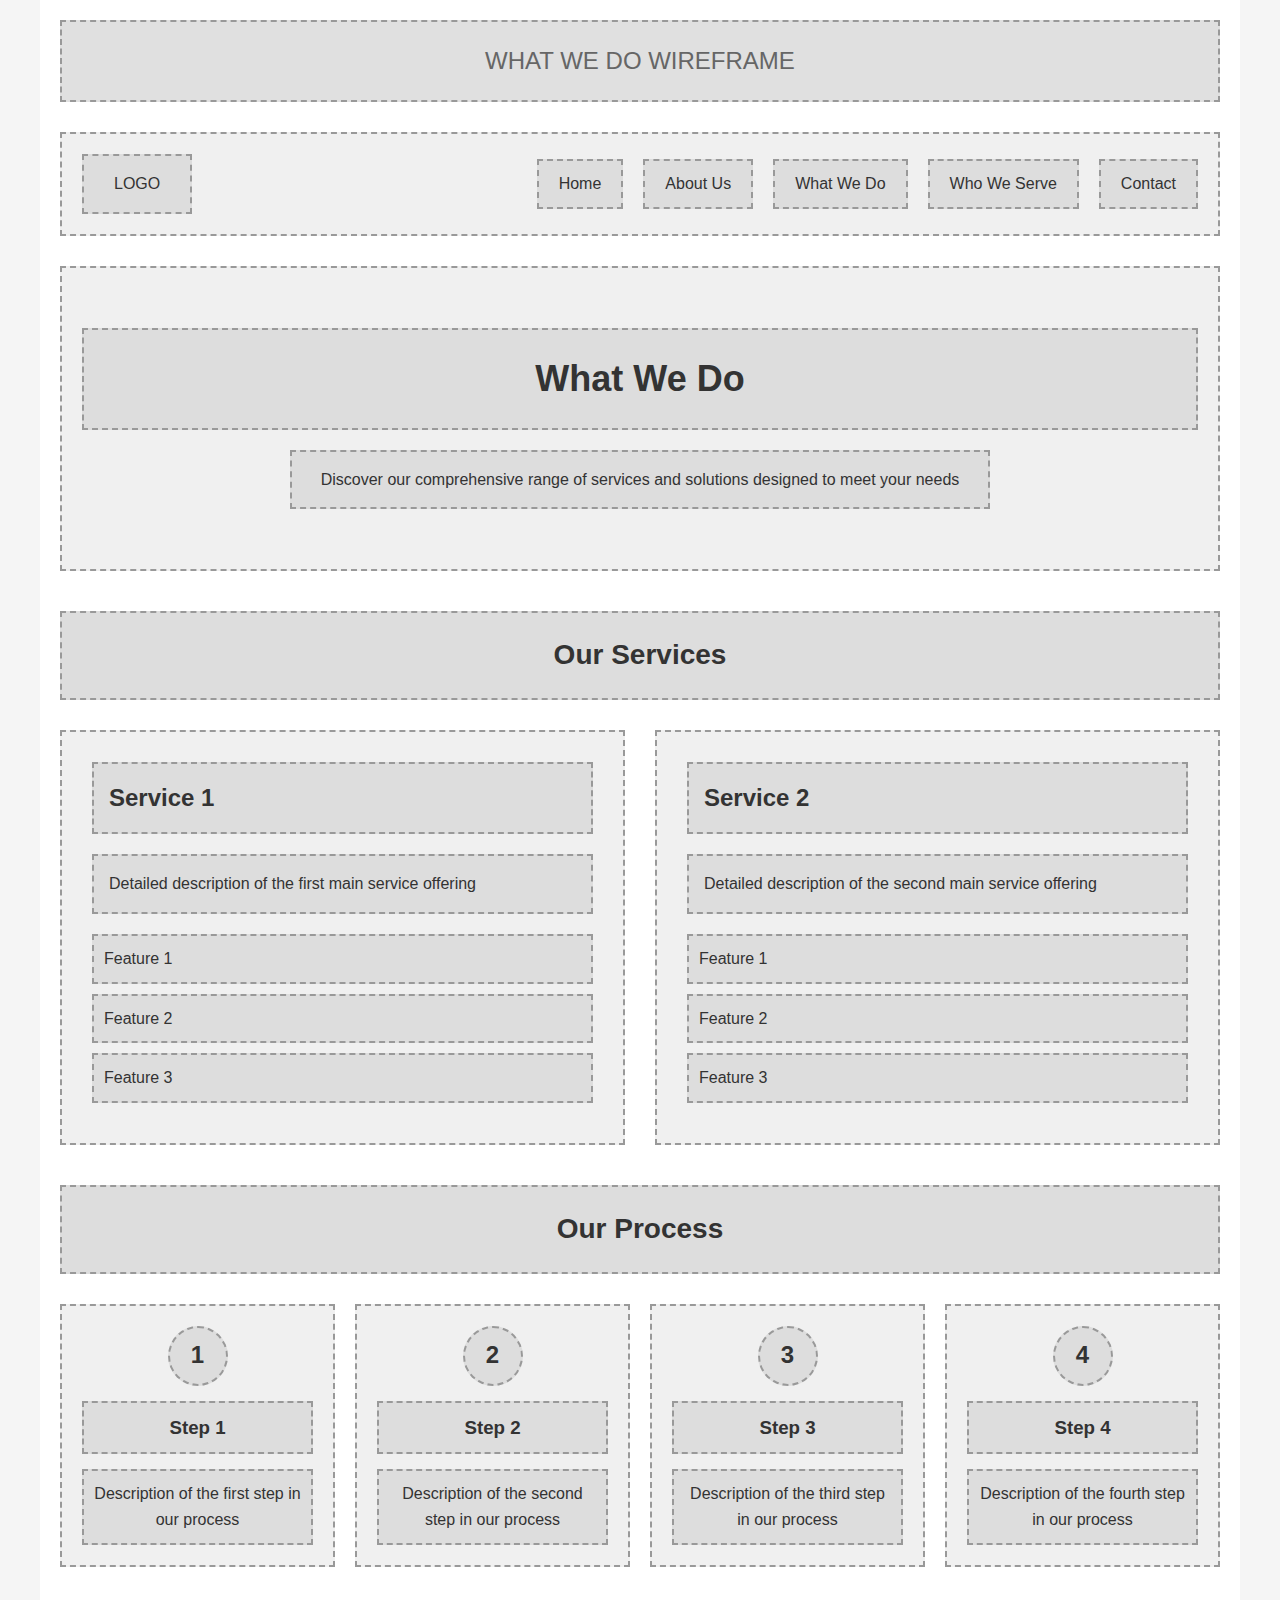
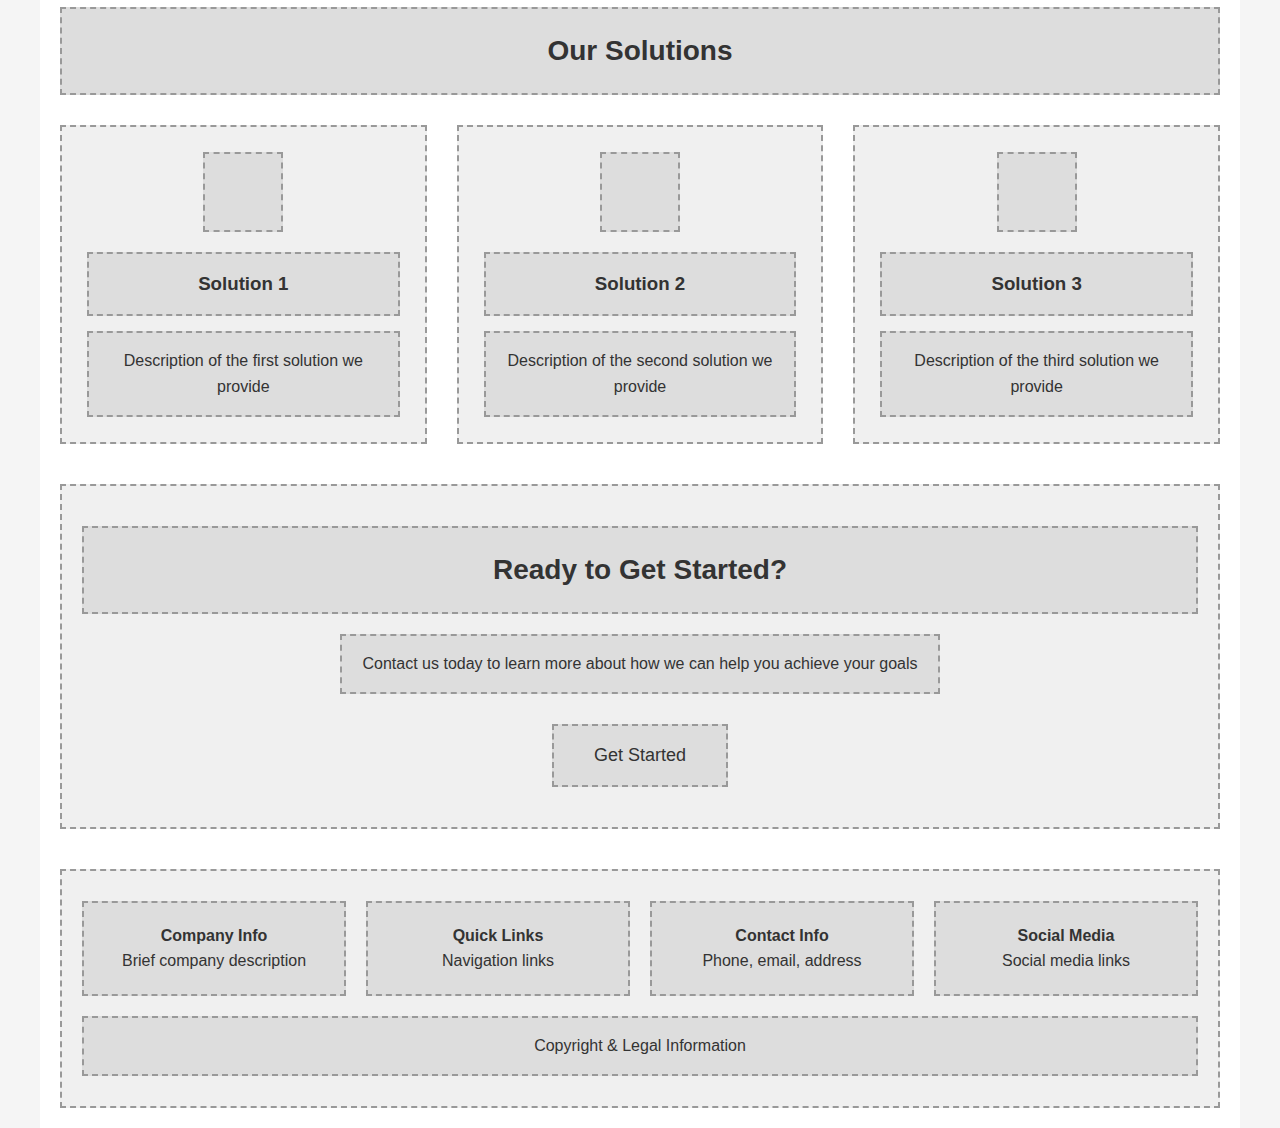
<file: wireframes/what-we-do-wireframe.html>
<!DOCTYPE html>
<html lang="en">
<head>
    <meta charset="UTF-8">
    <meta name="viewport" content="width=device-width, initial-scale=1.0">
    <title>What We Do Wireframe - Servio</title>
    <style>
        * {
            margin: 0;
            padding: 0;
            box-sizing: border-box;
        }
        
        body {
            font-family: Arial, sans-serif;
            line-height: 1.6;
            color: #333;
            background: #f5f5f5;
        }
        
        .wireframe-container {
            max-width: 1200px;
            margin: 0 auto;
            padding: 20px;
            background: white;
            min-height: 100vh;
        }
        
        .wireframe-title {
            text-align: center;
            background: #e0e0e0;
            padding: 20px;
            margin-bottom: 30px;
            border: 2px dashed #999;
            font-size: 24px;
            color: #666;
        }
        
        /* Header */
        .header {
            background: #f0f0f0;
            padding: 20px;
            margin-bottom: 30px;
            border: 2px dashed #999;
        }
        
        .nav {
            display: flex;
            justify-content: space-between;
            align-items: center;
        }
        
        .logo {
            background: #ddd;
            padding: 15px 30px;
            border: 2px dashed #999;
        }
        
        .nav-links {
            display: flex;
            gap: 20px;
        }
        
        .nav-link {
            background: #ddd;
            padding: 10px 20px;
            border: 2px dashed #999;
        }
        
        /* Page Header */
        .page-header {
            background: #f0f0f0;
            padding: 60px 20px;
            text-align: center;
            margin-bottom: 40px;
            border: 2px dashed #999;
        }
        
        .page-header h1 {
            background: #ddd;
            padding: 20px;
            margin-bottom: 20px;
            border: 2px dashed #999;
            font-size: 36px;
        }
        
        .page-header p {
            background: #ddd;
            padding: 15px;
            border: 2px dashed #999;
            max-width: 700px;
            margin: 0 auto;
        }
        
        /* Services Overview */
        .services-overview {
            margin-bottom: 40px;
        }
        
        .services-overview h2 {
            background: #ddd;
            padding: 20px;
            margin-bottom: 30px;
            text-align: center;
            border: 2px dashed #999;
            font-size: 28px;
        }
        
        .services-grid {
            display: grid;
            grid-template-columns: repeat(2, 1fr);
            gap: 30px;
        }
        
        .service-card {
            background: #f0f0f0;
            padding: 30px;
            border: 2px dashed #999;
        }
        
        .service-card h3 {
            background: #ddd;
            padding: 15px;
            margin-bottom: 20px;
            border: 2px dashed #999;
            font-size: 24px;
        }
        
        .service-card p {
            background: #ddd;
            padding: 15px;
            margin-bottom: 20px;
            border: 2px dashed #999;
        }
        
        .service-features {
            list-style: none;
        }
        
        .service-features li {
            background: #ddd;
            padding: 10px;
            margin-bottom: 10px;
            border: 2px dashed #999;
        }
        
        /* Process Section */
        .process {
            margin-bottom: 40px;
        }
        
        .process h2 {
            background: #ddd;
            padding: 20px;
            margin-bottom: 30px;
            text-align: center;
            border: 2px dashed #999;
            font-size: 28px;
        }
        
        .process-steps {
            display: grid;
            grid-template-columns: repeat(4, 1fr);
            gap: 20px;
        }
        
        .process-step {
            background: #f0f0f0;
            text-align: center;
            padding: 20px;
            border: 2px dashed #999;
        }
        
        .step-number {
            background: #ddd;
            width: 60px;
            height: 60px;
            border-radius: 50%;
            margin: 0 auto 15px;
            display: flex;
            align-items: center;
            justify-content: center;
            font-size: 24px;
            font-weight: bold;
            border: 2px dashed #999;
        }
        
        .process-step h3 {
            background: #ddd;
            padding: 10px;
            margin-bottom: 15px;
            border: 2px dashed #999;
        }
        
        .process-step p {
            background: #ddd;
            padding: 10px;
            border: 2px dashed #999;
        }
        
        /* Solutions Section */
        .solutions {
            margin-bottom: 40px;
        }
        
        .solutions h2 {
            background: #ddd;
            padding: 20px;
            margin-bottom: 30px;
            text-align: center;
            border: 2px dashed #999;
            font-size: 28px;
        }
        
        .solutions-grid {
            display: grid;
            grid-template-columns: repeat(3, 1fr);
            gap: 30px;
        }
        
        .solution-item {
            background: #f0f0f0;
            padding: 25px;
            text-align: center;
            border: 2px dashed #999;
        }
        
        .solution-icon {
            background: #ddd;
            width: 80px;
            height: 80px;
            margin: 0 auto 20px;
            border: 2px dashed #999;
        }
        
        .solution-item h3 {
            background: #ddd;
            padding: 15px;
            margin-bottom: 15px;
            border: 2px dashed #999;
        }
        
        .solution-item p {
            background: #ddd;
            padding: 15px;
            border: 2px dashed #999;
        }
        
        /* CTA Section */
        .cta-section {
            background: #f0f0f0;
            padding: 40px 20px;
            text-align: center;
            margin-bottom: 40px;
            border: 2px dashed #999;
        }
        
        .cta-section h2 {
            background: #ddd;
            padding: 20px;
            margin-bottom: 20px;
            border: 2px dashed #999;
            font-size: 28px;
        }
        
        .cta-section p {
            background: #ddd;
            padding: 15px;
            margin-bottom: 30px;
            border: 2px dashed #999;
            max-width: 600px;
            margin-left: auto;
            margin-right: auto;
        }
        
        .cta-button {
            background: #ddd;
            padding: 15px 40px;
            border: 2px dashed #999;
            display: inline-block;
            font-size: 18px;
        }
        
        /* Footer */
        .footer {
            background: #f0f0f0;
            padding: 30px 20px;
            text-align: center;
            border: 2px dashed #999;
        }
        
        .footer-content {
            display: grid;
            grid-template-columns: repeat(4, 1fr);
            gap: 20px;
            margin-bottom: 20px;
        }
        
        .footer-section {
            background: #ddd;
            padding: 20px;
            border: 2px dashed #999;
        }
        
        .footer-bottom {
            background: #ddd;
            padding: 15px;
            border: 2px dashed #999;
        }
        
        /* Responsive */
        @media (max-width: 768px) {
            .services-grid {
                grid-template-columns: 1fr;
            }
            
            .process-steps {
                grid-template-columns: repeat(2, 1fr);
            }
            
            .solutions-grid {
                grid-template-columns: 1fr;
            }
            
            .footer-content {
                grid-template-columns: 1fr;
            }
        }
    </style>
</head>
<body>
    <div class="wireframe-container">
        <div class="wireframe-title">WHAT WE DO WIREFRAME</div>
        
        <!-- Header -->
        <header class="header">
            <nav class="nav">
                <div class="logo">LOGO</div>
                <div class="nav-links">
                    <div class="nav-link">Home</div>
                    <div class="nav-link">About Us</div>
                    <div class="nav-link">What We Do</div>
                    <div class="nav-link">Who We Serve</div>
                    <div class="nav-link">Contact</div>
                </div>
            </nav>
        </header>
        
        <!-- Page Header -->
        <section class="page-header">
            <h1>What We Do</h1>
            <p>Discover our comprehensive range of services and solutions designed to meet your needs</p>
        </section>
        
        <!-- Services Overview -->
        <section class="services-overview">
            <h2>Our Services</h2>
            <div class="services-grid">
                <div class="service-card">
                    <h3>Service 1</h3>
                    <p>Detailed description of the first main service offering</p>
                    <ul class="service-features">
                        <li>Feature 1</li>
                        <li>Feature 2</li>
                        <li>Feature 3</li>
                    </ul>
                </div>
                <div class="service-card">
                    <h3>Service 2</h3>
                    <p>Detailed description of the second main service offering</p>
                    <ul class="service-features">
                        <li>Feature 1</li>
                        <li>Feature 2</li>
                        <li>Feature 3</li>
                    </ul>
                </div>
            </div>
        </section>
        
        <!-- Process -->
        <section class="process">
            <h2>Our Process</h2>
            <div class="process-steps">
                <div class="process-step">
                    <div class="step-number">1</div>
                    <h3>Step 1</h3>
                    <p>Description of the first step in our process</p>
                </div>
                <div class="process-step">
                    <div class="step-number">2</div>
                    <h3>Step 2</h3>
                    <p>Description of the second step in our process</p>
                </div>
                <div class="process-step">
                    <div class="step-number">3</div>
                    <h3>Step 3</h3>
                    <p>Description of the third step in our process</p>
                </div>
                <div class="process-step">
                    <div class="step-number">4</div>
                    <h3>Step 4</h3>
                    <p>Description of the fourth step in our process</p>
                </div>
            </div>
        </section>
        
        <!-- Solutions -->
        <section class="solutions">
            <h2>Our Solutions</h2>
            <div class="solutions-grid">
                <div class="solution-item">
                    <div class="solution-icon"></div>
                    <h3>Solution 1</h3>
                    <p>Description of the first solution we provide</p>
                </div>
                <div class="solution-item">
                    <div class="solution-icon"></div>
                    <h3>Solution 2</h3>
                    <p>Description of the second solution we provide</p>
                </div>
                <div class="solution-item">
                    <div class="solution-icon"></div>
                    <h3>Solution 3</h3>
                    <p>Description of the third solution we provide</p>
                </div>
            </div>
        </section>
        
        <!-- CTA Section -->
        <section class="cta-section">
            <h2>Ready to Get Started?</h2>
            <p>Contact us today to learn more about how we can help you achieve your goals</p>
            <div class="cta-button">Get Started</div>
        </section>
        
        <!-- Footer -->
        <footer class="footer">
            <div class="footer-content">
                <div class="footer-section">
                    <h4>Company Info</h4>
                    <p>Brief company description</p>
                </div>
                <div class="footer-section">
                    <h4>Quick Links</h4>
                    <p>Navigation links</p>
                </div>
                <div class="footer-section">
                    <h4>Contact Info</h4>
                    <p>Phone, email, address</p>
                </div>
                <div class="footer-section">
                    <h4>Social Media</h4>
                    <p>Social media links</p>
                </div>
            </div>
            <div class="footer-bottom">
                <p>Copyright & Legal Information</p>
            </div>
        </footer>
    </div>
</body>
</html>
</file>
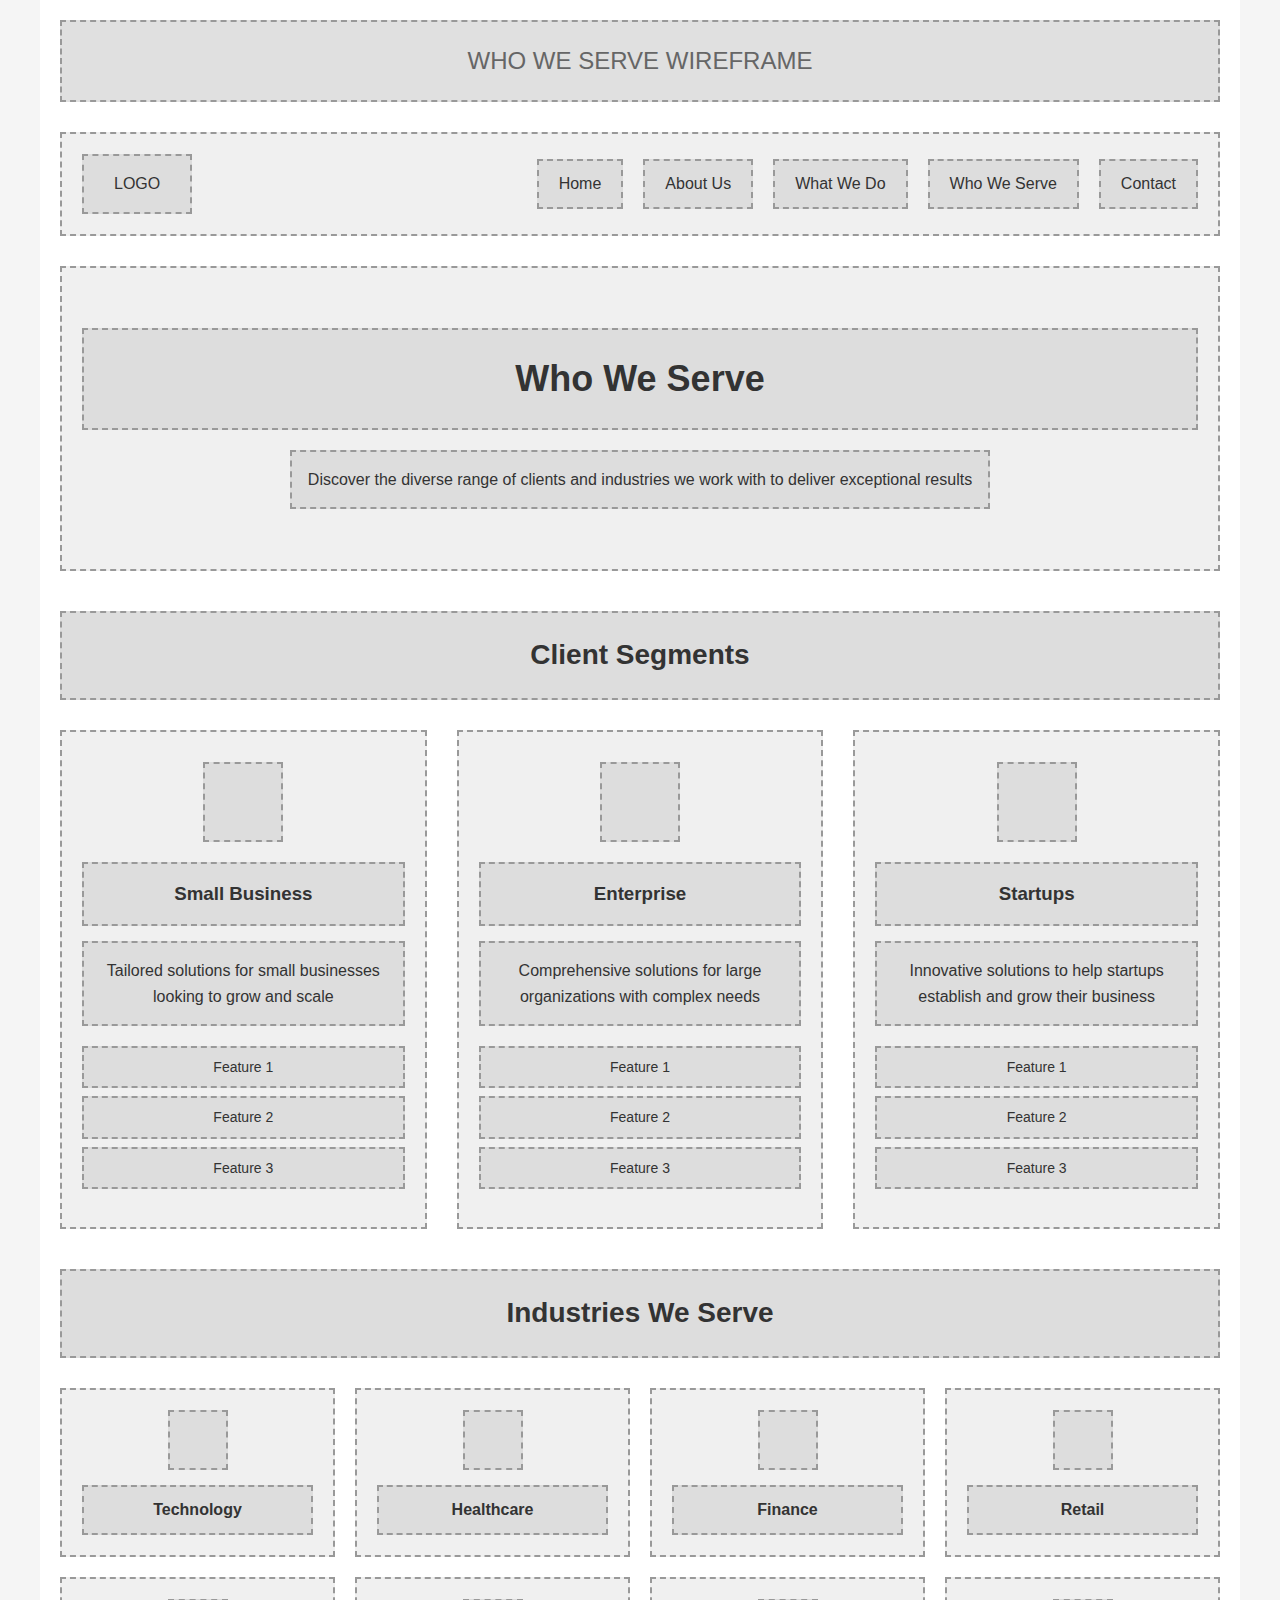
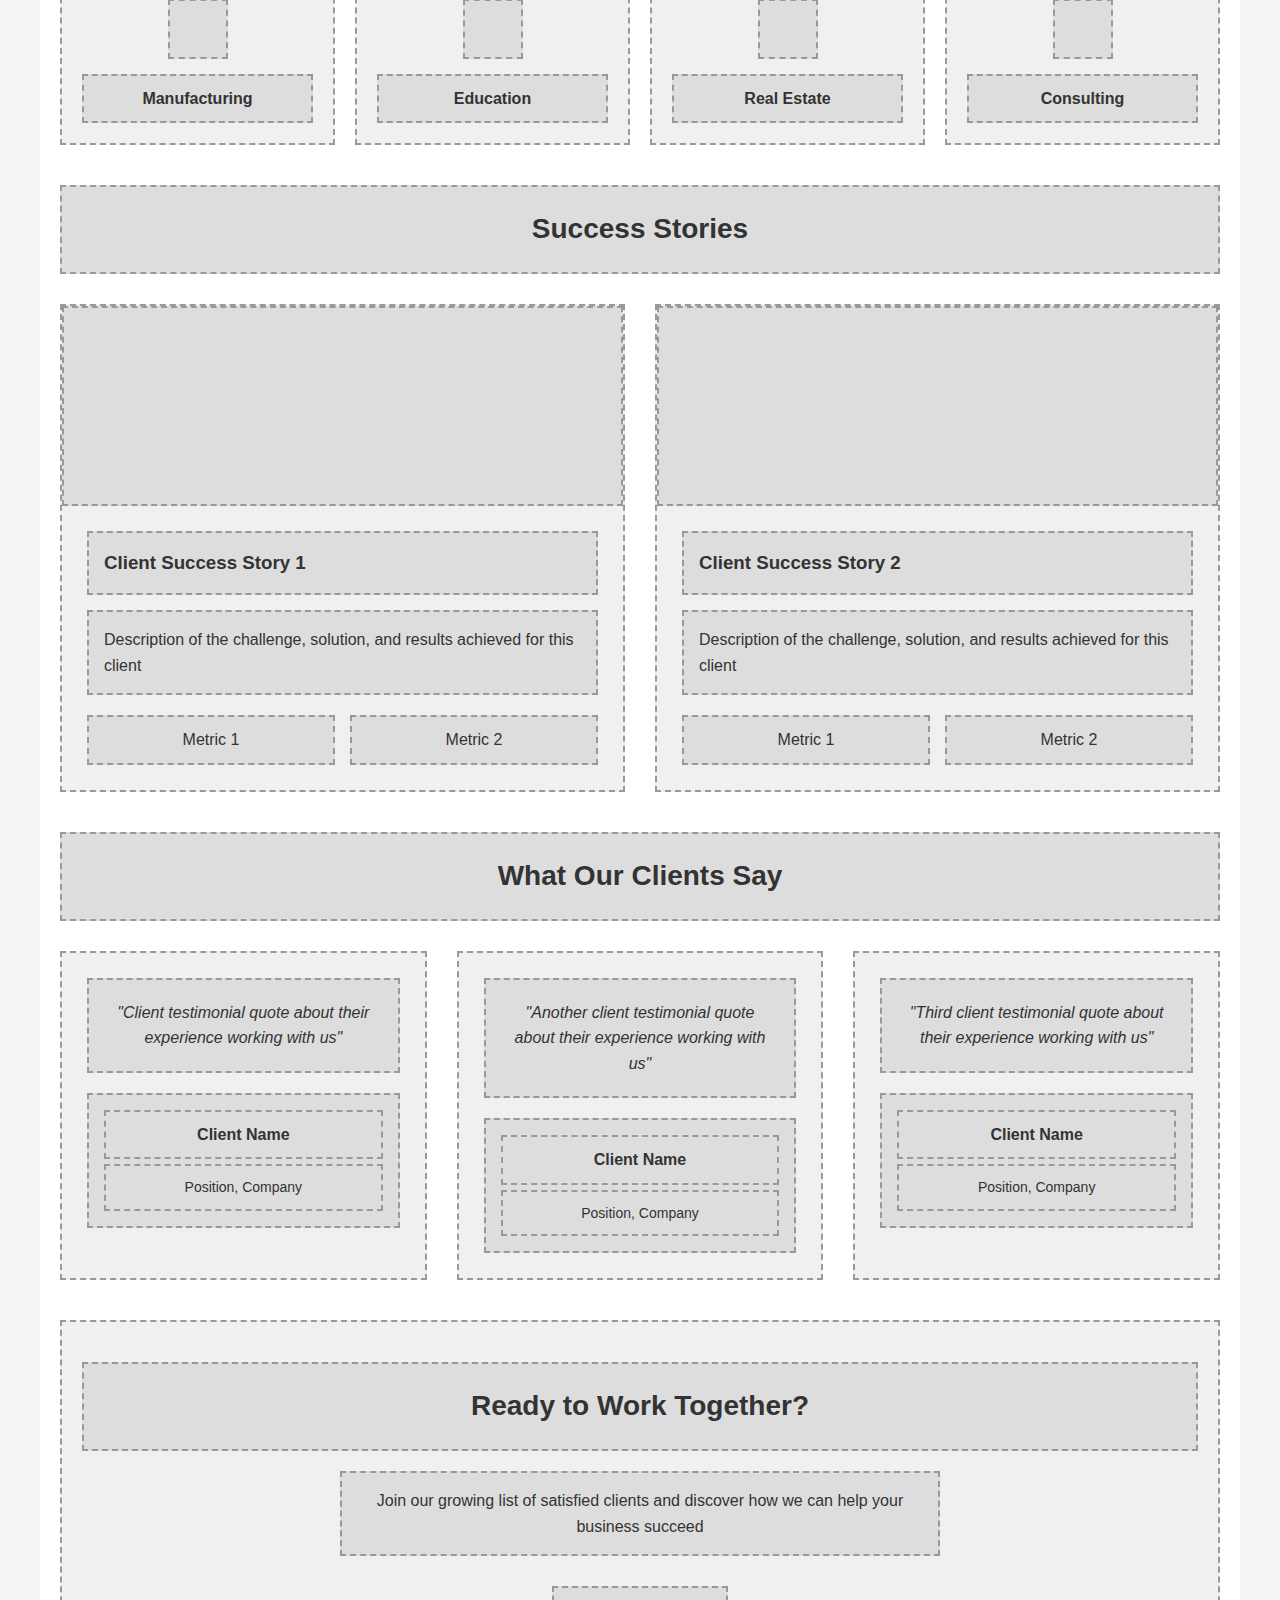
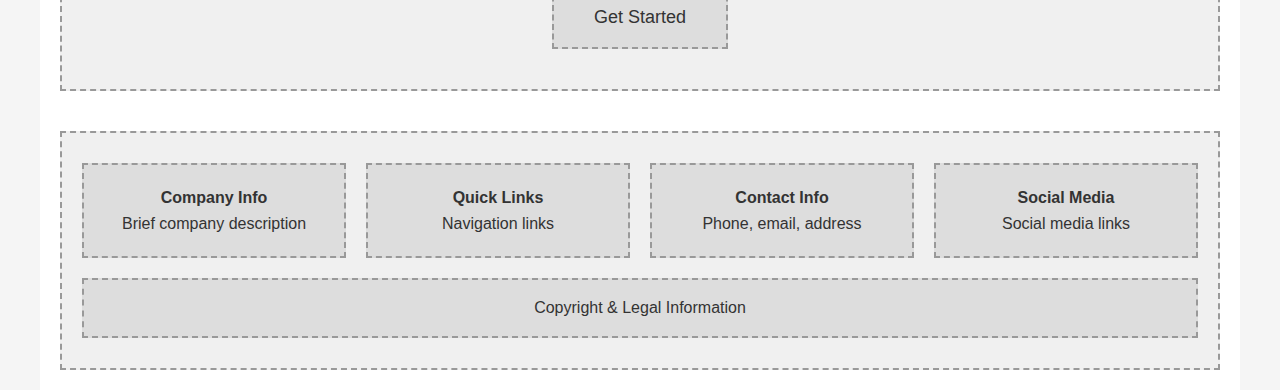
<file: wireframes/who-we-serve-wireframe.html>
<!DOCTYPE html>
<html lang="en">
<head>
    <meta charset="UTF-8">
    <meta name="viewport" content="width=device-width, initial-scale=1.0">
    <title>Who We Serve Wireframe - Servio</title>
    <style>
        * {
            margin: 0;
            padding: 0;
            box-sizing: border-box;
        }
        
        body {
            font-family: Arial, sans-serif;
            line-height: 1.6;
            color: #333;
            background: #f5f5f5;
        }
        
        .wireframe-container {
            max-width: 1200px;
            margin: 0 auto;
            padding: 20px;
            background: white;
            min-height: 100vh;
        }
        
        .wireframe-title {
            text-align: center;
            background: #e0e0e0;
            padding: 20px;
            margin-bottom: 30px;
            border: 2px dashed #999;
            font-size: 24px;
            color: #666;
        }
        
        /* Header */
        .header {
            background: #f0f0f0;
            padding: 20px;
            margin-bottom: 30px;
            border: 2px dashed #999;
        }
        
        .nav {
            display: flex;
            justify-content: space-between;
            align-items: center;
        }
        
        .logo {
            background: #ddd;
            padding: 15px 30px;
            border: 2px dashed #999;
        }
        
        .nav-links {
            display: flex;
            gap: 20px;
        }
        
        .nav-link {
            background: #ddd;
            padding: 10px 20px;
            border: 2px dashed #999;
        }
        
        /* Page Header */
        .page-header {
            background: #f0f0f0;
            padding: 60px 20px;
            text-align: center;
            margin-bottom: 40px;
            border: 2px dashed #999;
        }
        
        .page-header h1 {
            background: #ddd;
            padding: 20px;
            margin-bottom: 20px;
            border: 2px dashed #999;
            font-size: 36px;
        }
        
        .page-header p {
            background: #ddd;
            padding: 15px;
            border: 2px dashed #999;
            max-width: 700px;
            margin: 0 auto;
        }
        
        /* Client Segments */
        .client-segments {
            margin-bottom: 40px;
        }
        
        .client-segments h2 {
            background: #ddd;
            padding: 20px;
            margin-bottom: 30px;
            text-align: center;
            border: 2px dashed #999;
            font-size: 28px;
        }
        
        .segments-grid {
            display: grid;
            grid-template-columns: repeat(3, 1fr);
            gap: 30px;
        }
        
        .segment-card {
            background: #f0f0f0;
            padding: 30px 20px;
            text-align: center;
            border: 2px dashed #999;
        }
        
        .segment-icon {
            background: #ddd;
            width: 80px;
            height: 80px;
            margin: 0 auto 20px;
            border: 2px dashed #999;
        }
        
        .segment-card h3 {
            background: #ddd;
            padding: 15px;
            margin-bottom: 15px;
            border: 2px dashed #999;
        }
        
        .segment-card p {
            background: #ddd;
            padding: 15px;
            margin-bottom: 20px;
            border: 2px dashed #999;
        }
        
        .segment-features {
            list-style: none;
        }
        
        .segment-features li {
            background: #ddd;
            padding: 8px;
            margin-bottom: 8px;
            border: 2px dashed #999;
            font-size: 14px;
        }
        
        /* Industries Section */
        .industries {
            margin-bottom: 40px;
        }
        
        .industries h2 {
            background: #ddd;
            padding: 20px;
            margin-bottom: 30px;
            text-align: center;
            border: 2px dashed #999;
            font-size: 28px;
        }
        
        .industries-grid {
            display: grid;
            grid-template-columns: repeat(4, 1fr);
            gap: 20px;
        }
        
        .industry-item {
            background: #f0f0f0;
            padding: 20px;
            text-align: center;
            border: 2px dashed #999;
        }
        
        .industry-icon {
            background: #ddd;
            width: 60px;
            height: 60px;
            margin: 0 auto 15px;
            border: 2px dashed #999;
        }
        
        .industry-item h3 {
            background: #ddd;
            padding: 10px;
            border: 2px dashed #999;
            font-size: 16px;
        }
        
        /* Case Studies */
        .case-studies {
            margin-bottom: 40px;
        }
        
        .case-studies h2 {
            background: #ddd;
            padding: 20px;
            margin-bottom: 30px;
            text-align: center;
            border: 2px dashed #999;
            font-size: 28px;
        }
        
        .case-studies-grid {
            display: grid;
            grid-template-columns: repeat(2, 1fr);
            gap: 30px;
        }
        
        .case-study {
            background: #f0f0f0;
            border: 2px dashed #999;
        }
        
        .case-study-image {
            background: #ddd;
            height: 200px;
            border: 2px dashed #999;
        }
        
        .case-study-content {
            padding: 25px;
        }
        
        .case-study-content h3 {
            background: #ddd;
            padding: 15px;
            margin-bottom: 15px;
            border: 2px dashed #999;
        }
        
        .case-study-content p {
            background: #ddd;
            padding: 15px;
            margin-bottom: 20px;
            border: 2px dashed #999;
        }
        
        .case-study-metrics {
            display: grid;
            grid-template-columns: repeat(2, 1fr);
            gap: 15px;
        }
        
        .metric {
            background: #ddd;
            padding: 10px;
            text-align: center;
            border: 2px dashed #999;
        }
        
        /* Testimonials */
        .testimonials {
            margin-bottom: 40px;
        }
        
        .testimonials h2 {
            background: #ddd;
            padding: 20px;
            margin-bottom: 30px;
            text-align: center;
            border: 2px dashed #999;
            font-size: 28px;
        }
        
        .testimonials-grid {
            display: grid;
            grid-template-columns: repeat(3, 1fr);
            gap: 30px;
        }
        
        .testimonial {
            background: #f0f0f0;
            padding: 25px;
            text-align: center;
            border: 2px dashed #999;
        }
        
        .testimonial-text {
            background: #ddd;
            padding: 20px;
            margin-bottom: 20px;
            font-style: italic;
            border: 2px dashed #999;
        }
        
        .testimonial-author {
            background: #ddd;
            padding: 15px;
            border: 2px dashed #999;
        }
        
        .testimonial-author h4 {
            background: #ddd;
            padding: 10px;
            margin-bottom: 5px;
            border: 2px dashed #999;
        }
        
        .testimonial-author p {
            background: #ddd;
            padding: 10px;
            border: 2px dashed #999;
            font-size: 14px;
        }
        
        /* CTA Section */
        .cta-section {
            background: #f0f0f0;
            padding: 40px 20px;
            text-align: center;
            margin-bottom: 40px;
            border: 2px dashed #999;
        }
        
        .cta-section h2 {
            background: #ddd;
            padding: 20px;
            margin-bottom: 20px;
            border: 2px dashed #999;
            font-size: 28px;
        }
        
        .cta-section p {
            background: #ddd;
            padding: 15px;
            margin-bottom: 30px;
            border: 2px dashed #999;
            max-width: 600px;
            margin-left: auto;
            margin-right: auto;
        }
        
        .cta-button {
            background: #ddd;
            padding: 15px 40px;
            border: 2px dashed #999;
            display: inline-block;
            font-size: 18px;
        }
        
        /* Footer */
        .footer {
            background: #f0f0f0;
            padding: 30px 20px;
            text-align: center;
            border: 2px dashed #999;
        }
        
        .footer-content {
            display: grid;
            grid-template-columns: repeat(4, 1fr);
            gap: 20px;
            margin-bottom: 20px;
        }
        
        .footer-section {
            background: #ddd;
            padding: 20px;
            border: 2px dashed #999;
        }
        
        .footer-bottom {
            background: #ddd;
            padding: 15px;
            border: 2px dashed #999;
        }
        
        /* Responsive */
        @media (max-width: 768px) {
            .segments-grid {
                grid-template-columns: 1fr;
            }
            
            .industries-grid {
                grid-template-columns: repeat(2, 1fr);
            }
            
            .case-studies-grid {
                grid-template-columns: 1fr;
            }
            
            .testimonials-grid {
                grid-template-columns: 1fr;
            }
            
            .footer-content {
                grid-template-columns: 1fr;
            }
        }
    </style>
</head>
<body>
    <div class="wireframe-container">
        <div class="wireframe-title">WHO WE SERVE WIREFRAME</div>
        
        <!-- Header -->
        <header class="header">
            <nav class="nav">
                <div class="logo">LOGO</div>
                <div class="nav-links">
                    <div class="nav-link">Home</div>
                    <div class="nav-link">About Us</div>
                    <div class="nav-link">What We Do</div>
                    <div class="nav-link">Who We Serve</div>
                    <div class="nav-link">Contact</div>
                </div>
            </nav>
        </header>
        
        <!-- Page Header -->
        <section class="page-header">
            <h1>Who We Serve</h1>
            <p>Discover the diverse range of clients and industries we work with to deliver exceptional results</p>
        </section>
        
        <!-- Client Segments -->
        <section class="client-segments">
            <h2>Client Segments</h2>
            <div class="segments-grid">
                <div class="segment-card">
                    <div class="segment-icon"></div>
                    <h3>Small Business</h3>
                    <p>Tailored solutions for small businesses looking to grow and scale</p>
                    <ul class="segment-features">
                        <li>Feature 1</li>
                        <li>Feature 2</li>
                        <li>Feature 3</li>
                    </ul>
                </div>
                <div class="segment-card">
                    <div class="segment-icon"></div>
                    <h3>Enterprise</h3>
                    <p>Comprehensive solutions for large organizations with complex needs</p>
                    <ul class="segment-features">
                        <li>Feature 1</li>
                        <li>Feature 2</li>
                        <li>Feature 3</li>
                    </ul>
                </div>
                <div class="segment-card">
                    <div class="segment-icon"></div>
                    <h3>Startups</h3>
                    <p>Innovative solutions to help startups establish and grow their business</p>
                    <ul class="segment-features">
                        <li>Feature 1</li>
                        <li>Feature 2</li>
                        <li>Feature 3</li>
                    </ul>
                </div>
            </div>
        </section>
        
        <!-- Industries -->
        <section class="industries">
            <h2>Industries We Serve</h2>
            <div class="industries-grid">
                <div class="industry-item">
                    <div class="industry-icon"></div>
                    <h3>Technology</h3>
                </div>
                <div class="industry-item">
                    <div class="industry-icon"></div>
                    <h3>Healthcare</h3>
                </div>
                <div class="industry-item">
                    <div class="industry-icon"></div>
                    <h3>Finance</h3>
                </div>
                <div class="industry-item">
                    <div class="industry-icon"></div>
                    <h3>Retail</h3>
                </div>
                <div class="industry-item">
                    <div class="industry-icon"></div>
                    <h3>Manufacturing</h3>
                </div>
                <div class="industry-item">
                    <div class="industry-icon"></div>
                    <h3>Education</h3>
                </div>
                <div class="industry-item">
                    <div class="industry-icon"></div>
                    <h3>Real Estate</h3>
                </div>
                <div class="industry-item">
                    <div class="industry-icon"></div>
                    <h3>Consulting</h3>
                </div>
            </div>
        </section>
        
        <!-- Case Studies -->
        <section class="case-studies">
            <h2>Success Stories</h2>
            <div class="case-studies-grid">
                <div class="case-study">
                    <div class="case-study-image"></div>
                    <div class="case-study-content">
                        <h3>Client Success Story 1</h3>
                        <p>Description of the challenge, solution, and results achieved for this client</p>
                        <div class="case-study-metrics">
                            <div class="metric">Metric 1</div>
                            <div class="metric">Metric 2</div>
                        </div>
                    </div>
                </div>
                <div class="case-study">
                    <div class="case-study-image"></div>
                    <div class="case-study-content">
                        <h3>Client Success Story 2</h3>
                        <p>Description of the challenge, solution, and results achieved for this client</p>
                        <div class="case-study-metrics">
                            <div class="metric">Metric 1</div>
                            <div class="metric">Metric 2</div>
                        </div>
                    </div>
                </div>
            </div>
        </section>
        
        <!-- Testimonials -->
        <section class="testimonials">
            <h2>What Our Clients Say</h2>
            <div class="testimonials-grid">
                <div class="testimonial">
                    <div class="testimonial-text">
                        "Client testimonial quote about their experience working with us"
                    </div>
                    <div class="testimonial-author">
                        <h4>Client Name</h4>
                        <p>Position, Company</p>
                    </div>
                </div>
                <div class="testimonial">
                    <div class="testimonial-text">
                        "Another client testimonial quote about their experience working with us"
                    </div>
                    <div class="testimonial-author">
                        <h4>Client Name</h4>
                        <p>Position, Company</p>
                    </div>
                </div>
                <div class="testimonial">
                    <div class="testimonial-text">
                        "Third client testimonial quote about their experience working with us"
                    </div>
                    <div class="testimonial-author">
                        <h4>Client Name</h4>
                        <p>Position, Company</p>
                    </div>
                </div>
            </div>
        </section>
        
        <!-- CTA Section -->
        <section class="cta-section">
            <h2>Ready to Work Together?</h2>
            <p>Join our growing list of satisfied clients and discover how we can help your business succeed</p>
            <div class="cta-button">Get Started</div>
        </section>
        
        <!-- Footer -->
        <footer class="footer">
            <div class="footer-content">
                <div class="footer-section">
                    <h4>Company Info</h4>
                    <p>Brief company description</p>
                </div>
                <div class="footer-section">
                    <h4>Quick Links</h4>
                    <p>Navigation links</p>
                </div>
                <div class="footer-section">
                    <h4>Contact Info</h4>
                    <p>Phone, email, address</p>
                </div>
                <div class="footer-section">
                    <h4>Social Media</h4>
                    <p>Social media links</p>
                </div>
            </div>
            <div class="footer-bottom">
                <p>Copyright & Legal Information</p>
            </div>
        </footer>
    </div>
</body>
</html>
</file>
<file: styles.css>
/* Reset and Base Styles */
* {
    margin: 0;
    padding: 0;
    box-sizing: border-box;
}

/* Remove bullets from hero bullets list */
.hero-bullets {
    list-style: none;
}

.hero-bullets li {
    text-decoration: none;
}

.hero-bullets .highlight {
    text-decoration: none;
}

/* Justify hero subtitle text */
.hero-subtitle {
    text-align: justify;
}

/* Typewriter Animation with Gem Effects */
.typewriter-container {
    position: relative;
    overflow: hidden;
    width: 100%;
    max-width: 100%;
}

.typewriter-text {
    display: inline-block;
    position: relative;
    color: #1a1a1a;
    font-weight: 600;
    letter-spacing: 0.5px;
    /* Simple typewriter animation */
    overflow: hidden;
    border-right: 3px solid #667eea;
    white-space: normal;
    animation: typewriter 3s steps(40, end), blink-caret 0.75s step-end infinite;
    animation-fill-mode: forwards;
    /* Ensure text fits properly */
    max-width: 100%;
    line-height: 1.2;
}





/* Enhanced hero heading styles */
.hero h1 {
    position: relative;
    z-index: 2;
}

.hero h1.typewriter-active {
    animation: textReveal 0.8s ease-out forwards;
}

@keyframes textReveal {
    0% {
        opacity: 0;
        transform: translateY(20px);
    }
    100% {
        opacity: 1;
        transform: translateY(0);
    }
}

/* Splash Screen - New Minimalist Design */
.splash-screen {
    position: fixed;
    top: 0;
    left: 0;
    width: 100%;
    height: 100%;
    background: linear-gradient(135deg, #f8f9fa 0%, #e9ecef 100%);
    display: flex;
    align-items: center;
    justify-content: center;
    z-index: 10000;
    transition: all 1.2s cubic-bezier(0.4, 0, 0.2, 1);
    overflow: hidden;
}

.splash-screen.fade-out {
    transform: scale(1.1);
}

.splash-content {
    text-align: center;
    color: #2c3e50;
    max-width: 500px;
    padding: 2rem;
    position: relative;
    z-index: 3;
    transition: all 1.2s cubic-bezier(0.4, 0, 0.2, 1);
}

.splash-screen.fade-out .splash-content {
    opacity: 0;
}

.splash-logo {
    margin-bottom: 3rem;
}

.logo-animation {
    font-size: 3.5rem;
    font-weight: 200;
    margin-bottom: 2rem;
    display: flex;
    justify-content: center;
    gap: 0.3rem;
    color: #2c3e50;
    letter-spacing: 3px;
    font-family: 'Inter', sans-serif;
}

.letter {
    opacity: 0;
    transform: translateY(20px);
    animation: letterWrite 0.8s ease forwards;
    visibility: hidden;
}

.letter:nth-child(1) { animation-delay: 0.5s; }
.letter:nth-child(2) { animation-delay: 0.6s; }
.letter:nth-child(3) { animation-delay: 0.7s; }
.letter:nth-child(4) { animation-delay: 0.8s; }
.letter:nth-child(5) { animation-delay: 0.9s; }
.letter:nth-child(6) { animation-delay: 1.0s; }
.letter:nth-child(7) { animation-delay: 1.1s; }
.letter:nth-child(8) { animation-delay: 1.2s; }
.letter:nth-child(9) { animation-delay: 1.3s; }

.tagline-animation {
    font-size: 1.3rem;
    display: flex;
    justify-content: center;
    flex-wrap: wrap;
    gap: 0.15rem;
    font-weight: 300;
    color: #6c757d;
    line-height: 1.6;
}

.char {
    opacity: 0;
    transform: translateY(10px);
    animation: charWrite 0.6s ease forwards;
}

.char:nth-child(1) { animation-delay: 1.2s; }
.char:nth-child(2) { animation-delay: 1.25s; }
.char:nth-child(3) { animation-delay: 1.3s; }
.char:nth-child(4) { animation-delay: 1.35s; }
.char:nth-child(5) { animation-delay: 1.4s; }
.char:nth-child(6) { animation-delay: 1.45s; }
.char:nth-child(7) { animation-delay: 1.5s; }
.char:nth-child(8) { animation-delay: 1.55s; }
.char:nth-child(9) { animation-delay: 1.6s; }
.char:nth-child(10) { animation-delay: 1.65s; }
.char:nth-child(11) { animation-delay: 1.7s; }
.char:nth-child(12) { animation-delay: 1.75s; }
.char:nth-child(13) { animation-delay: 1.8s; }
.char:nth-child(14) { animation-delay: 1.85s; }
.char:nth-child(15) { animation-delay: 1.9s; }
.char:nth-child(16) { animation-delay: 1.95s; }
.char:nth-child(17) { animation-delay: 2.0s; }
.char:nth-child(18) { animation-delay: 2.05s; }
.char:nth-child(19) { animation-delay: 2.1s; }
.char:nth-child(20) { animation-delay: 2.15s; }
.char:nth-child(21) { animation-delay: 2.2s; }
.char:nth-child(22) { animation-delay: 2.25s; }
.char:nth-child(23) { animation-delay: 2.3s; }
.char:nth-child(24) { animation-delay: 2.35s; }
.char:nth-child(25) { animation-delay: 2.4s; }
.char:nth-child(26) { animation-delay: 2.45s; }
.char:nth-child(27) { animation-delay: 2.5s; }
.char:nth-child(28) { animation-delay: 2.55s; }
.char:nth-child(29) { animation-delay: 2.6s; }
.char:nth-child(30) { animation-delay: 2.65s; }
.char:nth-child(31) { animation-delay: 2.7s; }
.char:nth-child(32) { animation-delay: 2.75s; }
.char:nth-child(33) { animation-delay: 2.8s; }
.char:nth-child(34) { animation-delay: 2.85s; }
.char:nth-child(35) { animation-delay: 2.9s; }

/* Slash cutting elements */

.splash-cut-left {
    position: absolute;
    top: 0;
    left: 0;
    width: 100%;
    height: 100%;
    background: linear-gradient(135deg, #207443 0%, #2ecc71 100%);
    /* clip-path: polygon(0 0, 100% 0, 0 100%); */
    clip-path: polygon(0 100%, 0 0, 100% 0);
    transform: translateX(0) rotate(-180deg); /* Make visible in background */
    transition: all 1.2s ease;
    z-index: 2;
}


.splash-cut-right {
    position: absolute;
    top: 0;
    right: 0;
    width: 100%;
    height: 100%;
    background: linear-gradient(135deg, #27ae60 0%, #2ecc71 100%);
    clip-path: polygon(100% 0, 100% 100%, 0 100%);
    transform: translateX(0) rotate(180deg); /* Make visible in background */
    transition: all 1.2s ease;
    z-index: 2;
} 

.splash-screen.fade-out .splash-cut-left {
    transform: translate(100%, 100%) rotate(-180deg);
}

.splash-screen.fade-out .splash-cut-right {
    transform: translate(-100%, -100%) rotate(180deg);
}

.splash-message {
    margin-bottom: 3rem;
}

.message-line {
    font-size: 1.2rem;
    margin: 0.5rem 0;
    opacity: 0;
    animation: fadeInLeft 0.8s ease forwards;
}

.message-line:nth-child(1) { animation-delay: 1.5s; }
.message-line:nth-child(2) { animation-delay: 1.7s; }
.message-line:nth-child(3) { animation-delay: 1.9s; }
.message-line:nth-child(4) { animation-delay: 2.1s; }
.message-line:nth-child(5) { animation-delay: 2.3s; }

.loading-bar {
    width: 180px;
    height: 3px;
    background: rgba(44, 62, 80, 0.1);
    border-radius: 2px;
    margin: 2rem auto 0;
    overflow: hidden;
    position: relative;
}

.loading-progress {
    height: 100%;
    background: linear-gradient(90deg, #27ae60, #2ecc71);
    border-radius: 2px;
    animation: loadingProgress 2.5s cubic-bezier(0.4, 0, 0.2, 1) 2s forwards;
    position: relative;
}

.loading-progress::after {
    content: '';
    position: absolute;
    top: 0;
    right: 0;
    width: 20px;
    height: 100%;
    background: linear-gradient(90deg, transparent, rgba(255,255,255,0.6));
    animation: shimmer 1.5s ease-in-out infinite;
}

@keyframes letterWrite {
    from {
        opacity: 0;
        transform: translateY(20px);
        visibility: hidden;
    }
    to {
        opacity: 1;
        transform: translateY(0);
        visibility: visible;
    }
}

@keyframes charWrite {
    from {
        opacity: 0;
        transform: translateY(10px);
    }
    to {
        opacity: 1;
        transform: translateY(0);
    }
}

@keyframes fadeInUp {
    from {
        opacity: 0;
        transform: translateY(30px);
    }
    to {
        opacity: 1;
        transform: translateY(0);
    }
}

@keyframes fadeInLeft {
    from {
        opacity: 0;
        transform: translateX(-30px);
    }
    to {
        opacity: 1;
        transform: translateX(0);
    }
}

@keyframes loadingProgress {
    from { width: 0%; }
    to { width: 100%; }
}

@keyframes shimmer {
    0% { transform: translateX(-100%); }
    100% { transform: translateX(100%); }
}

/* Enhanced Scroll Animation Classes */
.fade-in {
    opacity: 0;
    transform: translateY(40px);
    transition: all 0.8s cubic-bezier(0.4, 0, 0.2, 1);
}

.fade-in.visible {
    opacity: 1;
    transform: translateY(0);
}

.fade-in.revealed {
    opacity: 1;
    transform: translateY(0);
}

/* Staggered animations for cards */
.card-stagger:nth-child(1) { transition-delay: 0.1s; }
.card-stagger:nth-child(2) { transition-delay: 0.2s; }
.card-stagger:nth-child(3) { transition-delay: 0.3s; }
.card-stagger:nth-child(4) { transition-delay: 0.4s; }

.slide-in-left {
    opacity: 0;
    transform: translateX(-50px);
    transition: opacity 0.8s ease, transform 0.8s ease;
}

.slide-in-left.visible {
    opacity: 1;
    transform: translateX(0);
}

.slide-in-right {
    opacity: 0;
    transform: translateX(50px);
    transition: opacity 0.8s ease, transform 0.8s ease;
}

.slide-in-right.visible {
    opacity: 1;
    transform: translateX(0);
}

.scale-in {
    opacity: 0;
    transform: scale(0.8);
    transition: opacity 0.8s ease, transform 0.8s ease;
}

.scale-in.visible {
    opacity: 1;
    transform: scale(1);
}

/* Highlight Text */
.highlight {
    color: #1a1a1a;
    position: relative;
    font-weight: 600;
}

.hero .highlight {
    color: #1a1a1a;
    font-weight: 600;
}

.highlight::after {
    content: '';
    position: absolute;
    bottom: -2px;
    left: 0;
    width: 100%;
    height: 2px;
    background: #1a1a1a;
    transform: scaleX(0);
    transform-origin: left;
    transition: transform 0.6s ease;
}

.highlight.visible::after {
    transform: scaleX(1);
}
* {
    margin: 0;
    padding: 0;
    box-sizing: border-box;
}

body {
    font-family: 'Inter', -apple-system, BlinkMacSystemFont, 'Segoe UI', Roboto, sans-serif;
    line-height: 1.6;
    color: #1a1a1a;
    background-color: #f5f5f5;
    overflow-x: hidden;
    font-weight: 400;
}

/* Smooth scrolling */
html {
    scroll-behavior: smooth;
}

.container {
    max-width: 1400px;
    margin: 0 auto;
    padding: 0 4rem;
}

/* Typography */
h1, h2, h3, h4 {
    font-weight: 300;
    line-height: 1.2;
    color: #1a1a1a;
}

h1 {
    font-size: 2.5rem;
    margin-bottom: 1.5rem;
    letter-spacing: -1px;
}

h2 {
    font-size: 2.5rem;
   
    margin-bottom: 2rem;
    text-align: center;
    color: #1a1a1a;
    letter-spacing: -0.5px;
}

h3 {
    font-size: 1.5rem;
    margin-bottom: 1rem;
    font-weight: 400;
}

/* Buttons */
.btn {
    display: inline-block;
    padding: 16px 32px;
    border: 1px solid #1a1a1a;
    border-radius: 0;
    text-decoration: none;
    font-weight: 400;
    cursor: pointer;
    transition: all 0.3s ease;
    font-size: 1rem;
    letter-spacing: 0.5px;
    min-height: 48px;
    display: flex;
    align-items: center;
    justify-content: center;
    text-align: center;
}

.btn-primary {
    background-color: #1a1a1a;
    color: white;
    border-color: #1a1a1a;
}

.btn-primary:hover {
    background-color: transparent;
    color: #1a1a1a;
}

.btn-secondary {
    background-color: transparent;
    color: #1a1a1a;
    border-color: #1a1a1a;
}

.btn-secondary:hover {
    background-color: #1a1a1a;
    color: white;
}

.btn-outline {
    background-color: transparent;
    color: #1a1a1a;
    border-color: #1a1a1a;
}

.btn-outline:hover {
    background-color: #1a1a1a;
    color: white;
}

.btn-large {
    padding: 16px 32px;
    font-size: 1.1rem;
}

/* Header */
.header {
    background-color: #f5f5f5;
    position: fixed;
    top: 0;
    width: 100%;
    z-index: 1000;
    transition: all 0.3s ease;
    border-bottom: none;
}

.header-content {
    position: relative;
    display: flex;
    justify-content: center;
    align-items: center;
    padding: 2rem 4rem;
}

.header:hover .main-nav,
.hamburger:hover + .main-nav,
.main-nav:hover {
    opacity: 1;
    visibility: visible;
    transform: translateY(0);
}

.header.scrolled {
    background-color: rgba(255, 255, 255, 0.98);
    box-shadow: 0 2px 20px rgba(0, 0, 0, 0.08);
}

.header-content {
    display: flex;
    justify-content: space-between;
    align-items: center;
    padding: 2rem 4rem;
    max-width: 1400px;
    margin: 0 auto;
}

.logo {
    font-size: 1.2rem;
    font-weight: 400;
    color: #1a1a1a;
    text-transform: uppercase;
    letter-spacing: 1px;
    display: flex;
    align-items: center;
    gap: 1rem;
}

.slash {
    font-size: 0.8rem;
    opacity: 0.7;
}

/* Main Navigation */
.main-nav {
    position: absolute;
    top: 100%;
    left: 0;
    width: 100%;
    background-color: rgba(245, 245, 245, 0.98);
    backdrop-filter: blur(20px);
    display: flex;
    align-items: center;
    justify-content: center;
    gap: 2rem;
    padding: 2rem 0;
    opacity: 0;
    visibility: hidden;
    transform: translateY(-10px);
    transition: all 0.3s ease;
    z-index: 999;
    border-top: 1px solid rgba(0, 0, 0, 0.05);
    box-shadow: 0 4px 20px rgba(0, 0, 0, 0.1);
}

.main-nav a {
    text-decoration: none;
    color: #1a1a1a;
    font-weight: 400;
    font-size: 0.9rem;
    text-transform: uppercase;
    letter-spacing: .5px;
    transition: all 0.3s ease;
    position: relative;
    padding: 0.5rem 0;
}

.main-nav a:hover {
    color: #666;
}

.main-nav a.btn {
    font-size: 0.9rem;
    padding: 0.5rem 1rem;
    border: 1px solid #1a1a1a;
    border-radius: 0;
    background: transparent;
    color: #1a1a1a;
    text-transform: uppercase;
    letter-spacing: 1px;
}

.main-nav a.btn:hover {
    background: #1a1a1a;
    color: white;
}

/* Hamburger Menu */
.hamburger {
    display: flex;
    flex-direction: column;
    justify-content: space-around;
    width: 25px;
    height: 20px;
    background: transparent;
    border: none;
    cursor: pointer;
    padding: 0;
    z-index: 1001;
    transition: all 0.3s ease;
    position: absolute;
    right: 4rem;
}

.hamburger span {
    width: 100%;
    height: 2px;
    background-color: #1a1a1a;
    border-radius: 0;
    transition: all 0.3s ease;
}

.hamburger:hover span {
    background-color: #666;
}

.hamburger.active span:nth-child(1) {
    transform: rotate(45deg) translate(5px, 5px);
}

.hamburger.active span:nth-child(2) {
    opacity: 0;
}

.hamburger.active span:nth-child(3) {
    transform: rotate(-45deg) translate(5px, -5px);
}

.hamburger:hover span {
    background-color: #666;
}



/* Overlay for mobile */
.nav-overlay {
    display: none;
}

/* Geometric Hero Section */
.geometric-hero {
    height: 100vh;
    background-color: #ffffff;
    position: relative;
    display: flex;
    align-items: center;
    justify-content: center;
    margin-top: 80px;
    overflow: hidden;
}

.hero-split-layout {
    display: flex;
    width: 100%;
    height: 100%;
    position: relative;
    opacity: 0;
    transform: translateY(30px);
    transition: all 1.2s cubic-bezier(0.4, 0, 0.2, 1);
}

.hero-split-layout.animate {
    opacity: 1;
    transform: translateY(0);
}

@keyframes fadeInUp {
    from {
        opacity: 0;
        transform: translateY(30px);
    }
    to {
        opacity: 1;
        transform: translateY(0);
    }
}

.hero-left-section {
    flex: 0 0 40%;
    background-color: #ffffff;
    display: flex;
    align-items: flex-start;
    justify-content: center;
    padding: 0 3rem;
    padding-top: 6rem;
    position: relative;
    z-index: 2;
}



.hero-heading {
    font-family: 'Inter', sans-serif;
    font-size: 3.5rem;
    font-weight: 700;
    line-height: 1.2;
    color: #000000;
    text-align: left;
    max-width: 800px;
    width: 100%;
    opacity: 0;
    transform: translateX(-50px);
    transition: all 1.2s cubic-bezier(0.4, 0, 0.2, 1);
    margin-top: -2rem;
    position: relative;
    min-height: 250px;
    /* Ensure text doesn't get cut off */
    overflow: visible;
    word-wrap: break-word;
}

.hero-split-layout.animate .hero-heading {
    opacity: 1;
    transform: translateX(0);
    transition-delay: 0.8s;
}

/* Translation Styles */
.translation-text {
    position: absolute;
    top: 0;
    left: 0;
    width: 100%;
    opacity: 0;
    transform: translateY(20px);
    transition: all 0.5s cubic-bezier(0.4, 0, 0.2, 1);
    pointer-events: none;
}

.translation-text.active {
    position: relative;
    opacity: 1;
    transform: translateY(0);
    pointer-events: auto;
}

/* Special handling for section titles */
.section-title .translation-text {
    position: relative;
    opacity: 0;
    transform: translateY(20px);
    transition: all 0.5s cubic-bezier(0.4, 0, 0.2, 1);
    display: none;
    /* Ensure text is visible when active */
    color: #667eea;
    background: none;
    -webkit-text-fill-color: initial;
}

.section-title .translation-text.active {
    opacity: 1;
    transform: translateY(0);
    display: block;
    /* Ensure gradient styling works */
    background: linear-gradient(135deg, #667eea 0%, #764ba2 100%);
    -webkit-background-clip: text;
    -webkit-text-fill-color: transparent;
    background-clip: text;
}

.translation-toggle {
    position: absolute;
    top: 1rem;
    right: 1rem;
    background: linear-gradient(135deg, #667eea 0%, #764ba2 100%);
    border: none;
    border-radius: 25px;
    padding: 0.75rem 1.5rem;
    color: white;
    font-family: 'Inter', sans-serif;
    font-size: 0.875rem;
    font-weight: 600;
    cursor: pointer;
    transition: all 0.3s ease;
    box-shadow: 0 4px 15px rgba(102, 126, 234, 0.3);
    overflow: hidden;
    position: relative;
    z-index: 10;
    min-width: 60px;
}

.translation-toggle:hover {
    transform: translateY(-2px);
    box-shadow: 0 6px 20px rgba(102, 126, 234, 0.4);
}

.translation-toggle:active {
    transform: translateY(0);
}

.translation-toggle .toggle-text {
    display: inline-block;
    transition: all 0.3s ease;
}

.translation-toggle .toggle-text:last-child {
    opacity: 0;
    transform: translateY(-100%);
    position: absolute;
    top: 50%;
    left: 50%;
    transform: translate(-50%, -50%);
}

.translation-toggle[data-current="hil"] .toggle-text:first-child {
    opacity: 0;
    transform: translateY(100%);
}

.translation-toggle[data-current="hil"] .toggle-text:last-child {
    opacity: 1;
    transform: translate(-50%, -50%);
}

/* Translation animation keyframes */
@keyframes fadeInUp {
    from {
        opacity: 0;
        transform: translateY(20px);
    }
    to {
        opacity: 1;
        transform: translateY(0);
    }
}

.translation-text.active {
    animation: fadeInUp 0.5s cubic-bezier(0.4, 0, 0.2, 1);
}

/* Typewriter animation keyframes */
@keyframes typewriter {
    from {
        width: 0;
        height: 0;
    }
    to {
        width: 100%;
        height: 100%;
    }
}

@keyframes blink-caret {
    from, to {
        border-color: transparent;
    }
    50% {
        border-color: #667eea;
    }
}





.hero-right-section {
    flex: 0 0 60%;
    position: relative;
    overflow: hidden;
}



.hero-background-image {
    width: 100%;
    height: 100%;
    object-fit: cover;
    object-position: center;
    opacity: 0;
    transform: scale(1.1);
    transition: all 1.5s cubic-bezier(0.4, 0, 0.2, 1);
}

.hero-split-layout.animate .hero-background-image {
    opacity: 1;
    transform: scale(1);
    transition-delay: 0.2s;
}



.hero-overlay-content {
    position: absolute;
    bottom: 4rem;
    right: 4rem;
    max-width: 400px;
    background: rgba(255, 255, 255, 0.85);
    padding: 1.5rem;
    border-radius: 16px;
    backdrop-filter: blur(15px);
    box-shadow: 0 15px 40px rgba(0, 0, 0, 0.15);
    border: 1px solid rgba(255, 255, 255, 0.3);
    z-index: 3;
    opacity: 0;
    transform: translateY(30px) scale(0.95);
    transition: all 1.2s cubic-bezier(0.4, 0, 0.2, 1);
    margin-right: 70px;
}

.hero-split-layout.animate .hero-overlay-content {
    opacity: 1;
    transform: translateY(0) scale(1);
    transition-delay: 1.0s;
}

.hero-overlay-text {
    font-family: 'Inter', sans-serif;
    font-size: 1rem;
    line-height: 1.5;
    color: #1a1a1a;
    margin-bottom: 1rem;
    margin-right: 120px;
    opacity: 0;
    transform: translateX(-30px);
    transition: all 1.2s cubic-bezier(0.4, 0, 0.2, 1);
}

.hero-split-layout.animate .hero-overlay-text {
    opacity: 1;
    transform: translateX(0);
    transition-delay: 1.6s;
}



.hero-explore-btn {
    background: #4facfe;
    color: #ffffff;
    border: 2px solid #4facfe;
    padding: 10px 20px;
    border-radius: 50px;
    font-family: 'Inter', sans-serif;
    font-size: 0.95rem;
    font-weight: 600;
    cursor: pointer;
    transition: all 0.3s ease;
    opacity: 0;
    transform: translateY(20px);
}

.hero-split-layout.animate .hero-explore-btn {
    opacity: 1;
    transform: translateY(0);
    transition: all 1s cubic-bezier(0.4, 0, 0.2, 1);
    transition-delay: 2.0s;
}



.hero-explore-btn:hover {
    background: #3a8bfd;
    border-color: #3a8bfd;
    transform: translateY(-2px);
    box-shadow: 0 8px 25px rgba(79, 172, 254, 0.3);
}

/* Responsive design for mobile */
@media (max-width: 768px) {
    .hero-split-layout {
        flex-direction: column;
    }
    
    .hero-left-section {
        flex: 0 0 30%;
        padding: 2rem;
        padding-top: 3rem;
    }
    
    .hero-right-section {
        flex: 0 0 70%;
    }
    
    .hero-heading {
        font-size: 2.5rem;
        text-align: center;
        margin-top: 0;
    }
    
    .hero-overlay-content {
        bottom: 2rem;
        right: 2rem;
        left: 2rem;
        max-width: none;
    }
}



/* Hero Section */
.hero {
    background: #ffffff;
    color: #1a1a1a;
    padding: 200px 0 120px;
    text-align: left;
    min-height: 100vh;
    display: flex;
    align-items: center;
    justify-content: center;
    position: relative;
    overflow: hidden;
    opacity: 0 !important;
    transform: translateY(20px) !important;
    transition: all 1.5s cubic-bezier(0.4, 0, 0.2, 1) !important;
    transition-delay: 0.5s;
    visibility: hidden !important;
    pointer-events: none;
}

.hero.visible {
    opacity: 1 !important;
    transform: translateY(0) !important;
    visibility: visible !important;
    pointer-events: auto;
}

.hero::before {
    content: '';
    position: absolute;
    top: 0;
    left: 0;
    right: 0;
    bottom: 0;
    background: linear-gradient(135deg, rgba(250, 250, 250, 0.9) 0%, rgba(245, 245, 245, 0.8) 100%);
    z-index: 1;
}

.hero-content {
    max-width: 1200px;
    margin: 0 auto;
    padding: 0 4rem;
    position: relative;
    z-index: 3;
    opacity: 0;
    transform: translateY(30px) scale(0.98);
    transition: all 1.2s cubic-bezier(0.4, 0, 0.2, 1);
    transition-delay: 0.8s;
}

.hero.visible .hero-content {
    opacity: 1;
    transform: translateY(0) scale(1);
}

.hero-content h1 {
    font-size: 4.5rem;
    margin-bottom: 1rem;
    color: #1a1a1a;
    font-weight: 300;
    line-height: 1.3;
    letter-spacing: -1px;
    white-space: normal;
    overflow: visible;
    word-wrap: break-word;
}

@media (max-width: 768px) {
    .hero-content h1 {
        font-size: 3rem;
        white-space: normal;
        overflow: visible;
    }
}

@media (max-width: 480px) {
    .hero-content h1 {
        font-size: 2.5rem;
    }
}

.hero-bullets {
    list-style: none;
    padding: 0;
    margin: 0 0 2rem 0;
    display: flex;
    flex-direction: column;
    gap: 0.5rem;
}

.hero-bullets li {
    font-size: 2.5rem;
    font-weight: 400;
    color: #1a1a1a;
    position: relative;
    padding-left: 2rem;
}

.hero-bullets li::before {
    content: none;
}

.hero-bullets .highlight {
    color: #007bff;
}

.hero-subtitle {
    font-size: 1.4rem;
    margin-bottom: 3rem;
    color: #666;
    line-height: 1.8;
    max-width: 700px;
    font-weight: 400;
    text-align: left;
}

.hero-buttons {
    display: flex;
    gap: 1.5rem;
    justify-content: center;
    flex-wrap: wrap;
}



/* Tools We Trust Section */
.tools-we-trust {
    padding: 80px 0;
    background-color: #f8f9fa;
}

.tools-we-trust h2 {
    text-align: center;
    margin-bottom: 1rem;
}

.section-subtitle {
    text-align: center;
    font-size: 1.2rem;
    color: #666;
    margin-bottom: 3rem;
}

.tools-grid {
    display: grid;
    grid-template-columns: repeat(auto-fit, minmax(400px, 1fr));
    gap: 2rem;
    margin-top: 3rem;
}

.tool-card {
    background: white;
    padding: 2.5rem;
    border-radius: 16px;
    text-align: center;
    box-shadow: 0 8px 30px rgba(0, 0, 0, 0.1);
    transition: all 0.3s ease;
    position: relative;
    overflow: hidden;
}

.tool-card::before {
    content: '';
    position: absolute;
    top: 0;
    left: 0;
    width: 100%;
    height: 4px;
    background: linear-gradient(90deg, #27ae60, #f39c12);
    transform: scaleX(0);
    transform-origin: left;
    transition: transform 0.6s ease;
}

.tool-card:hover::before {
    transform: scaleX(1);
}

.tool-card:hover {
    transform: translateY(-10px);
    box-shadow: 0 20px 40px rgba(0, 0, 0, 0.15);
}

.tool-icon {
    font-size: 4rem;
    color: #27ae60;
    margin-bottom: 1.5rem;
}

.tool-card h3 {
    color: #2c3e50;
    margin-bottom: 1rem;
    font-size: 1.4rem;
}

.tool-card p {
    color: #666;
    line-height: 1.6;
    margin-bottom: 1.5rem;
}

.tool-features {
    display: flex;
    justify-content: center;
    gap: 0.5rem;
    margin-bottom: 1.5rem;
    flex-wrap: wrap;
}

.feature-tag {
    background: #e8f5e8;
    color: #27ae60;
    padding: 0.3rem 0.8rem;
    border-radius: 20px;
    font-size: 0.9rem;
    font-weight: 500;
}

/* Who We Serve */
.who-we-serve {
    padding: 80px 0;
    background: linear-gradient(rgba(39, 174, 96, 0.9), rgba(46, 204, 113, 0.9)), 
                url('data:image/svg+xml,<svg xmlns="http://www.w3.org/2000/svg" viewBox="0 0 100 100"><defs><pattern id="grid" width="10" height="10" patternUnits="userSpaceOnUse"><path d="M 10 0 L 0 0 0 10" fill="none" stroke="rgba(255,255,255,0.1)" stroke-width="0.5"/></pattern></defs><rect width="100" height="100" fill="url(%23grid)"/></svg>');
    background-size: cover;
    background-attachment: fixed;
    position: relative;
    color: white;
}

/* Serve Intro Section */
.serve-intro {
    text-align: center;
    margin-bottom: 4rem;
}

.serve-intro h2 {
    font-size: 2.5rem;
    color: white;
    margin-bottom: 2rem;
    line-height: 1.2;
    text-shadow: 2px 2px 4px rgba(0, 0, 0, 0.3);
}

.serve-intro-body {
    font-size: 1.2rem;
    color: rgba(255, 255, 255, 0.95);
    line-height: 1.8;
    max-width: 900px;
    margin: 0 auto 1.5rem;
    text-shadow: 1px 1px 2px rgba(0, 0, 0, 0.2);
}

.who-we-serve h2 {
    color: white;
    text-shadow: 2px 2px 4px rgba(0, 0, 0, 0.3);
}

.background-overlay {
    position: absolute;
    top: 0;
    left: 0;
    width: 100%;
    height: 100%;
    background: radial-gradient(circle at 30% 20%, rgba(39, 174, 96, 0.8) 0%, rgba(46, 204, 113, 0.6) 50%, rgba(52, 152, 219, 0.4) 100%);
    z-index: 1;
}

.who-we-serve .container {
    position: relative;
    z-index: 2;
}

.serve-grid {
    display: flex;
    justify-content: space-between;
    align-items: stretch;
    gap: 2rem;
    margin-top: 3rem;
    flex-wrap: wrap;
}

.serve-card {
    background: rgba(255, 255, 255, 0.95);
    backdrop-filter: blur(10px);
    padding: 2.5rem 2rem;
    border-radius: 20px;
    text-align: center;
    box-shadow: 0 15px 35px rgba(0, 0, 0, 0.1);
    transition: all 0.4s ease;
    border: 2px solid transparent;
    position: relative;
    overflow: hidden;
    flex: 1;
    min-width: 250px;
}

.serve-card::before {
    content: '';
    position: absolute;
    top: 0;
    left: -100%;
    width: 100%;
    height: 100%;
    background: linear-gradient(90deg, transparent, rgba(255, 255, 255, 0.4), transparent);
    transition: left 0.6s ease;
}

.serve-card:hover::before {
    left: 100%;
}

.serve-card:hover {
    transform: translateY(-15px) scale(1.02);
    box-shadow: 0 25px 50px rgba(0, 0, 0, 0.2);
    border-color: rgba(255, 255, 255, 0.3);
}

.serve-card h3 {
    color: #2c3e50;
    margin-bottom: 0.5rem;
    font-size: 1.4rem;
}

.serve-card p {
    color: #666;
    margin-bottom: 1.5rem;
    line-height: 1.6;
}

.serve-icon {
    font-size: 3.5rem;
    background: linear-gradient(135deg, #27ae60 0%, #2ecc71 100%);
    -webkit-background-clip: text;
    -webkit-text-fill-color: transparent;
    background-clip: text;
    margin-bottom: 1.5rem;
    transition: transform 0.3s ease;
}

.serve-card:hover .serve-icon {
    transform: scale(1.1) rotate(5deg);
}

.serve-card h3 {
    color: #2c3e50;
    margin-bottom: 0.5rem;
}

.serve-card p {
    color: #666;
    margin-bottom: 1.5rem;
}

/* Why Choose Us */
.why-choose-us {
    padding: 80px 0;
    background-color: white;
}

.features-grid {
    display: grid;
    grid-template-columns: repeat(auto-fit, minmax(250px, 1fr));
    gap: 2rem;
    margin-top: 3rem;
}

.feature-card {
    text-align: center;
    padding: 2rem 1rem;
}

.feature-icon {
    font-size: 3rem;
    color: #f39c12;
    margin-bottom: 1rem;
}

.feature-card h3 {
    color: #2c3e50;
    margin-bottom: 1rem;
}

.feature-card p {
    color: #666;
    line-height: 1.6;
}

/* How It Works */
.how-it-works {
    padding: 80px 0;
    background-color: #f8f9fa;
}

.process-steps {
    display: flex;
    justify-content: space-between;
    align-items: flex-start;
    gap: 2rem;
    margin: 3rem 0;
    flex-wrap: wrap;
}

.step {
    text-align: center;
    flex: 1;
    min-width: 200px;
    background: white;
    padding: 2rem 1.5rem;
    border-radius: 16px;
    box-shadow: 0 8px 30px rgba(0, 0, 0, 0.1);
    transition: all 0.3s ease;
    position: relative;
}

.step:hover {
    transform: translateY(-10px);
    box-shadow: 0 20px 40px rgba(0, 0, 0, 0.15);
}

.step::before {
    content: '';
    position: absolute;
    top: 0;
    left: 0;
    width: 100%;
    height: 4px;
    background: linear-gradient(90deg, #27ae60, #f39c12);
    border-radius: 16px 16px 0 0;
}

.step-number {
    width: 60px;
    height: 60px;
    background: linear-gradient(135deg, #27ae60 0%, #2ecc71 100%);
    color: white;
    border-radius: 50%;
    display: flex;
    align-items: center;
    justify-content: center;
    font-size: 1.5rem;
    font-weight: bold;
    margin: 0 auto 1rem;
    box-shadow: 0 4px 15px rgba(39, 174, 96, 0.3);
}

.process-cta {
    text-align: center;
    margin-top: 3rem;
}

/* Success Stories */
.success-stories {
    padding: 80px 0;
    background-color: white;
}

.testimonials {
    display: grid;
    grid-template-columns: repeat(auto-fit, minmax(250px, 1fr));
    gap: 2rem;
    margin: 3rem 0;
}

.testimonial {
    background-color: #f8f9fa;
    padding: 2rem;
    border-radius: 12px;
    text-align: center;
    border-left: 4px solid #27ae60;
}

.testimonial p {
    font-style: italic;
    font-size: 1.1rem;
    margin-bottom: 1rem;
    color: #2c3e50;
}

.author {
    color: #666;
    font-weight: 500;
}

.stories-cta {
    text-align: center;
    margin-top: 3rem;
}

/* Why It Matters Section */
.why-it-matters {
    padding: 80px 0;
    background: linear-gradient(135deg, #2c3e50 0%, #34495e 100%);
    color: white;
}

.why-it-matters-content {
    text-align: center;
}

.mission-statement h2 {
    font-size: 2.2rem;
    margin-bottom: 3rem;
    color: white;
    line-height: 1.3;
    font-style: italic;
}

.narrative-section p {
    font-size: 1.3rem;
    margin-bottom: 3rem;
    opacity: 0.9;
    max-width: 800px;
    margin-left: auto;
    margin-right: auto;
}

.impact-points {
    display: grid;
    grid-template-columns: repeat(auto-fit, minmax(300px, 1fr));
    gap: 2rem;
    margin-top: 3rem;
}

.impact-point {
    background: rgba(255, 255, 255, 0.1);
    padding: 2rem;
    border-radius: 12px;
    backdrop-filter: blur(10px);
    transition: transform 0.3s ease;
}

.impact-point:hover {
    transform: translateY(-5px);
}

.impact-point i {
    font-size: 3rem;
    color: #f39c12;
    margin-bottom: 1rem;
}

.impact-point h3 {
    color: white;
    margin-bottom: 1rem;
}

.impact-point p {
    color: rgba(255, 255, 255, 0.8);
    line-height: 1.6;
}

/* Get Involved Section */
.get-involved {
    padding: 80px 0;
    background-color: white;
}

.get-involved h2 {
    text-align: center;
    margin-bottom: 1rem;
}

.involvement-grid {
    display: grid;
    grid-template-columns: repeat(auto-fit, minmax(280px, 1fr));
    gap: 2rem;
    margin-top: 3rem;
}

.involvement-card {
    background: white;
    padding: 2rem;
    border-radius: 16px;
    text-align: center;
    box-shadow: 0 8px 30px rgba(0, 0, 0, 0.1);
    transition: all 0.3s ease;
    border: 2px solid transparent;
}

.involvement-card:hover {
    transform: translateY(-8px);
    border-color: #27ae60;
    box-shadow: 0 20px 40px rgba(39, 174, 96, 0.15);
}

.card-icon {
    width: 80px;
    height: 80px;
    background: linear-gradient(135deg, #27ae60 0%, #2ecc71 100%);
    border-radius: 50%;
    display: flex;
    align-items: center;
    justify-content: center;
    margin: 0 auto 1.5rem;
    color: white;
    font-size: 2rem;
    transition: transform 0.3s ease;
}

.involvement-card:hover .card-icon {
    transform: scale(1.1);
}

.involvement-card h3 {
    color: #2c3e50;
    margin-bottom: 1rem;
    font-size: 1.3rem;
}

.involvement-card p {
    color: #666;
    line-height: 1.6;
    margin-bottom: 1.5rem;
}

/* Big CTA Banner */
.big-cta {
    background: linear-gradient(135deg, #2c3e50 0%, #34495e 100%);
    color: white;
    padding: 80px 0;
    text-align: center;
}

.big-cta h2 {
    color: white;
    margin-bottom: 2rem;
    font-size: 2.2rem;
}

.cta-buttons {
    display: flex;
    gap: 1rem;
    justify-content: center;
    flex-wrap: wrap;
}

/* What We Do Section */
.what-we-do {
    padding: 80px 0;
    background-color: white;
}

/* Services Intro */
.services-intro {
    text-align: center;
    margin-bottom: 4rem;
}

.services-intro h2 {
    font-size: 2.5rem;
    color: #2c3e50;
    margin-bottom: 2rem;
    line-height: 1.2;
}

.intro-body {
    font-size: 1.2rem;
    color: #666;
    line-height: 1.8;
    max-width: 900px;
    margin: 0 auto 1.5rem;
}

/* Service Detail Cards */
.service-detail {
    background: white;
    border-radius: 20px;
    box-shadow: 0 10px 40px rgba(0, 0, 0, 0.1);
    margin-bottom: 3rem;
    overflow: hidden;
    transition: all 0.3s ease;
}

.service-detail:hover {
    transform: translateY(-5px);
    box-shadow: 0 20px 50px rgba(0, 0, 0, 0.15);
}

.service-header {
    background: linear-gradient(135deg, #f8f9fa 0%, #e9ecef 100%);
    padding: 2.5rem;
    display: flex;
    align-items: center;
    gap: 2rem;
    border-bottom: 1px solid #e9ecef;
}

.service-icon-large {
    width: 100px;
    height: 100px;
    background: linear-gradient(135deg, #27ae60 0%, #2ecc71 100%);
    border-radius: 50%;
    display: flex;
    align-items: center;
    justify-content: center;
    color: white;
    font-size: 2.5rem;
    flex-shrink: 0;
}

.service-title h3 {
    color: #2c3e50;
    font-size: 1.6rem;
    margin-bottom: 0.5rem;
    line-height: 1.3;
}

.service-subtitle {
    color: #27ae60;
    font-size: 1.1rem;
    font-weight: 500;
    font-style: italic;
}

.service-content {
    padding: 2.5rem;
}

.service-description {
    font-size: 1.1rem;
    color: #666;
    line-height: 1.7;
    margin-bottom: 2rem;
}

.service-features-detailed h4 {
    color: #2c3e50;
    font-size: 1.2rem;
    margin-bottom: 1rem;
}

.service-features-detailed ul {
    list-style: none;
    margin-bottom: 2rem;
}

.service-features-detailed li {
    color: #666;
    padding: 0.8rem 0;
    border-bottom: 1px solid #f0f0f0;
    position: relative;
    padding-left: 2rem;
    font-size: 1rem;
}

.service-features-detailed li::before {
    content: '→';
    position: absolute;
    left: 0;
    color: #27ae60;
    font-weight: bold;
    font-size: 1.2rem;
}

.service-cta {
    background: #f8f9fa;
    padding: 2rem;
    border-radius: 12px;
    text-align: center;
    border-left: 4px solid #27ae60;
}

.cta-text {
    color: #2c3e50;
    font-size: 1.1rem;
    font-weight: 500;
    margin-bottom: 1rem;
}

/* Final Service CTA */
.final-service-cta {
    text-align: center;
    background: linear-gradient(135deg, #2c3e50 0%, #34495e 100%);
    color: white;
    padding: 4rem 2rem;
    border-radius: 20px;
    margin-top: 3rem;
}

.final-service-cta h3 {
    color: white;
    font-size: 1.8rem;
    margin-bottom: 1rem;
}

.final-service-cta p {
    color: rgba(255, 255, 255, 0.9);
    font-size: 1.2rem;
    margin-bottom: 2rem;
}

/* Industries We Serve Section */
.industries-we-serve {
    padding: 80px 0;
    background-color: #f8f9fa;
}

.industries-we-serve h2 {
    text-align: center;
    margin-bottom: 1rem;
}

.industries-intro {
    text-align: center;
    font-size: 1.2rem;
    color: #666;
    max-width: 800px;
    margin: 0 auto 3rem;
    line-height: 1.7;
}

.industries-grid {
    display: grid;
    grid-template-columns: repeat(auto-fit, minmax(350px, 1fr));
    gap: 2rem;
    margin-bottom: 3rem;
}

.industry-card {
    background: white;
    padding: 2.5rem;
    border-radius: 16px;
    box-shadow: 0 8px 30px rgba(0, 0, 0, 0.1);
    transition: all 0.3s ease;
}

.industry-card:hover {
    transform: translateY(-10px);
    box-shadow: 0 20px 40px rgba(0, 0, 0, 0.15);
}

.industry-icon {
    width: 70px;
    height: 70px;
    background: linear-gradient(135deg, #f39c12 0%, #e67e22 100%);
    border-radius: 50%;
    display: flex;
    align-items: center;
    justify-content: center;
    margin-bottom: 1.5rem;
    color: white;
    font-size: 1.8rem;
}

.industry-card h3 {
    color: #2c3e50;
    margin-bottom: 0.5rem;
    font-size: 1.4rem;
}

.industry-card h4 {
    color: #27ae60;
    margin-bottom: 1rem;
    font-size: 1.1rem;
    font-style: italic;
}

.industry-card p {
    color: #666;
    line-height: 1.6;
    margin-bottom: 1.5rem;
}

.industry-solutions h5 {
    color: #2c3e50;
    margin-bottom: 0.5rem;
    font-size: 1rem;
}

.industry-solutions ul {
    list-style: none;
    margin-bottom: 1.5rem;
}

.industry-solutions li {
    color: #666;
    padding: 0.3rem 0;
    position: relative;
    padding-left: 1.5rem;
}

.industry-solutions li::before {
    content: '→';
    position: absolute;
    left: 0;
    color: #27ae60;
    font-weight: bold;
}

.industries-cta {
    text-align: center;
    background: white;
    padding: 3rem;
    border-radius: 16px;
    box-shadow: 0 8px 30px rgba(0, 0, 0, 0.1);
}

.industries-cta p {
    color: #666;
    margin-bottom: 1rem;
    font-size: 1.1rem;
}

.industries-cta .cta-buttons {
    display: flex;
    gap: 1rem;
    justify-content: center;
    flex-wrap: wrap;
    margin-top: 2rem;
}

/* About Us Section */
.about-us {
    padding: 80px 0;
    background-color: #f8f9fa;
}

.about-grid {
    display: grid;
    grid-template-columns: 2fr 1fr;
    gap: 4rem;
    max-width: 1200px;
    margin: 0 auto;
    padding: 0 2rem;
}

.about-main-block {
    background: #e9ecef;
    padding: 4rem 3rem;
    border-radius: 8px;
    text-align: center;
    display: flex;
    flex-direction: column;
    justify-content: center;
    min-height: 500px;
}

.about-number {
    font-size: 4rem;
    font-weight: 700;
    color: #2c3e50;
    margin-bottom: 1rem;
    font-family: 'Inter', sans-serif;
}

.about-category {
    font-size: 1rem;
    color: #20c997;
    text-transform: uppercase;
    letter-spacing: 1px;
    margin-bottom: 1.5rem;
    font-weight: 500;
}

.about-title {
    font-size: 2.5rem;
    font-weight: 700;
    color: #2c3e50;
    margin-bottom: 1.5rem;
    line-height: 1.2;
    text-transform: uppercase;
    letter-spacing: 1px;
}

.about-subtitle {
    font-size: 1.1rem;
    color: #6c757d;
    line-height: 1.6;
    max-width: 400px;
    margin: 0 auto;
}

.about-side-content {
    display: flex;
    flex-direction: column;
    gap: 2rem;
}

.about-block {
    background: white;
    padding: 2rem;
    border-radius: 8px;
    box-shadow: 0 2px 10px rgba(0, 0, 0, 0.05);
    transition: all 0.3s ease;
}

.about-block:hover {
    transform: translateY(-5px);
    box-shadow: 0 8px 25px rgba(0, 0, 0, 0.1);
}

.block-category {
    font-size: 0.9rem;
    color: #20c997;
    text-transform: uppercase;
    letter-spacing: 0.5px;
    margin-bottom: 0.5rem;
    font-weight: 500;
}

.block-title {
    font-size: 1.2rem;
    font-weight: 600;
    color: #2c3e50;
}

/* New About Section Structure */
.about-section {
    padding: 4rem 0;
    background: #ffffff;
    position: relative;
}

.origin-section,
.mission-section,
.journey-section,
.values-section,
.vision-section {
    max-width: 1200px;
    margin: 0 auto;
    padding: 2rem 2rem;
}

.section-header {
    text-align: center;
    margin-bottom: 2rem;
}

.section-title {
    font-family: 'Inter', sans-serif;
    font-size: 2.5rem;
    font-weight: 700;
    color: #1D1D1F;
    line-height: 1.2;
    margin-bottom: 1rem;
    background: linear-gradient(135deg, #667eea 0%, #764ba2 100%);
    -webkit-background-clip: text;
    -webkit-text-fill-color: transparent;
    background-clip: text;
    /* Fallback for browsers that don't support background-clip */
    color: #667eea;
}



.origin-content,
.mission-content,
.journey-content,
.values-content,
.vision-content {
    max-width: 800px;
    margin: 0 auto;
}

.origin-narrative,
.mission-intro,
.mission-statement,
.mission-conclusion,
.journey-intro,
.journey-approach,
.journey-tools,
.journey-conclusion,
.values-intro,
.values-statement,
.values-conclusion,
.vision-intro,
.vision-conclusion,
.vision-action {
    font-family: 'Inter', sans-serif;
    font-size: 1.125rem;
    line-height: 1.6;
    color: #4a4a4a;
    margin-bottom: 1rem;
}

.tech-stack {
    background: linear-gradient(135deg, #f8f9fa 0%, #e9ecef 100%);
    padding: 1.5rem;
    border-radius: 12px;
    margin: 1.5rem 0;
    border-left: 4px solid #667eea;
}

.tech-stack p {
    font-family: 'Inter', sans-serif;
    font-size: 1.125rem;
    line-height: 1.6;
    color: #495057;
    margin-bottom: 1rem;
}

.tech-stack p:last-child {
    margin-bottom: 0;
}

.mission-list,
.journey-list,
.vision-list {
    list-style: none;
    padding: 0;
    margin: 1.5rem 0;
}

.mission-list li,
.journey-list li,
.vision-list li {
    font-family: 'Inter', sans-serif;
    font-size: 1.125rem;
    line-height: 1.6;
    color: #4a4a4a;
    margin-bottom: 1rem;
    padding-left: 2rem;
    position: relative;
}

.mission-list li:before,
.journey-list li:before,
.vision-list li:before {
    content: "✓";
    position: absolute;
    left: 0;
    color: #667eea;
    font-weight: bold;
    font-size: 1.25rem;
}

.origin-conclusion,
.mission-conclusion,
.journey-conclusion,
.values-conclusion,
.vision-conclusion,
.vision-action {
    font-weight: 600;
    color: #1D1D1F;
    font-size: 1.25rem;
}

.vision-action {
    text-align: center;
    font-style: italic;
    color: #667eea;
}

/* Values Grid Styling */
.values-grid {
    display: grid;
    grid-template-columns: repeat(auto-fit, minmax(280px, 1fr));
    gap: 1.5rem;
    margin: 2rem 0;
}

.value-card {
    background: white;
    padding: 2rem;
    border-radius: 16px;
    text-align: center;
    box-shadow: 0 4px 20px rgba(0, 0, 0, 0.08);
    transition: all 0.3s ease;
    border: 1px solid rgba(102, 126, 234, 0.1);
}

.value-card:hover {
    transform: translateY(-5px);
    box-shadow: 0 8px 30px rgba(102, 126, 234, 0.15);
    border-color: rgba(102, 126, 234, 0.3);
}

.value-icon {
    width: 70px;
    height: 70px;
    background: linear-gradient(135deg, #667eea 0%, #764ba2 100%);
    border-radius: 50%;
    display: flex;
    align-items: center;
    justify-content: center;
    margin: 0 auto 1.5rem;
    color: white;
    font-size: 1.5rem;
}

.value-card h4 {
    color: #1D1D1F;
    margin-bottom: 1rem;
    font-size: 1.25rem;
    font-weight: 600;
}

.value-card p {
    color: #4a4a4a;
    line-height: 1.6;
    font-size: 1rem;
}

/* Section Spacing */
.origin-section + .mission-section,
.mission-section + .journey-section,
.journey-section + .values-section,
.values-section + .vision-section {
    border-top: 1px solid rgba(102, 126, 234, 0.1);
    padding-top: 2rem;
}

/* About Section Translation Toggle */
.about-translation-toggle-container {
    text-align: center;
    margin-bottom: 2rem;
}

.about-translation-toggle {
    background: linear-gradient(135deg, #667eea 0%, #764ba2 100%);
    border: none;
    border-radius: 30px;
    padding: 1rem 2rem;
    color: white;
    font-family: 'Inter', sans-serif;
    font-size: 1rem;
    font-weight: 600;
    cursor: pointer;
    transition: all 0.3s ease;
    box-shadow: 0 6px 20px rgba(102, 126, 234, 0.3);
    overflow: hidden;
    position: relative;
    min-width: 80px;
}

.about-translation-toggle:hover {
    transform: translateY(-3px);
    box-shadow: 0 8px 25px rgba(102, 126, 234, 0.4);
}

.about-translation-toggle:active {
    transform: translateY(-1px);
}

.about-translation-toggle .toggle-text {
    display: inline-block;
    transition: all 0.3s ease;
}

.about-translation-toggle .toggle-text:last-child {
    opacity: 0;
    transform: translateY(-100%);
    position: absolute;
    top: 50%;
    left: 50%;
    transform: translate(-50%, -50%);
}

.about-translation-toggle[data-current="hil"] .toggle-text:first-child {
    opacity: 0;
    transform: translateY(100%);
}

.about-translation-toggle[data-current="hil"] .toggle-text:last-child {
    opacity: 1;
    transform: translate(-50%, -50%);
}

.block-description {
    font-size: 0.95rem;
    color: #6c757d;
    line-height: 1.5;
}

/* Responsive design for mobile */
@media (max-width: 768px) {
    .about-grid {
        grid-template-columns: 1fr;
        gap: 2rem;
        padding: 0 1rem;
    }
    
    .about-main-block {
        padding: 2rem 1.5rem;
        min-height: 400px;
    }
    
    .about-number {
        font-size: 3rem;
    }
    
    .about-title {
        font-size: 2rem;
    }
    
    /* New About Section Mobile Styles */
    .origin-section,
    .mission-section,
    .journey-section,
    .values-section,
    .vision-section {
        padding: 1.5rem 1rem;
    }
    
    .section-title {
        font-size: 1.8rem;
        line-height: 1.3;
    }
    
    .origin-content,
    .mission-content,
    .journey-content,
    .values-content,
    .vision-content {
        max-width: 100%;
    }
    
    .tech-stack {
        padding: 1rem;
        margin: 1rem 0;
    }
    
    .values-grid {
        grid-template-columns: 1fr;
        gap: 1rem;
    }
    
    .about-translation-toggle {
        padding: 0.75rem 1.5rem;
        font-size: 0.875rem;
    }
    
    /* Hero section mobile adjustments */
    .hero-left-section {
        flex: 0 0 100%;
        padding: 0 1rem;
    }
    
    .hero-right-section {
        flex: 0 0 100%;
        margin-top: 2rem;
    }
    
    .hero-heading {
        max-width: 100%;
        font-size: 2.5rem;
        text-align: center;
    }
    
    .typewriter-text {
        font-size: 2.5rem;
        text-align: center;
        /* Ensure typewriter works on mobile */
        white-space: normal;
        overflow: visible;
        border-right: none;
        animation: none;
    }
}

/* Mission & Vision Grid */
.mission-vision-grid {
    display: grid;
    grid-template-columns: 1fr 1fr;
    gap: 3rem;
    margin-bottom: 4rem;
}

.mission-card,
.vision-card {
    background: white;
    padding: 2.5rem;
    border-radius: 16px;
    text-align: center;
    box-shadow: 0 8px 30px rgba(0, 0, 0, 0.1);
    transition: all 0.3s ease;
}

.mission-card:hover,
.vision-card:hover {
    transform: translateY(-10px);
    box-shadow: 0 20px 40px rgba(0, 0, 0, 0.15);
}

.mission-card .card-icon,
.vision-card .card-icon {
    width: 80px;
    height: 80px;
    background: linear-gradient(135deg, #27ae60 0%, #2ecc71 100%);
    border-radius: 50%;
    display: flex;
    align-items: center;
    justify-content: center;
    margin: 0 auto 1.5rem;
    color: white;
    font-size: 2rem;
}

.mission-card h3,
.vision-card h3 {
    color: #2c3e50;
    margin-bottom: 1rem;
    font-size: 1.4rem;
}

.mission-card p,
.vision-card p {
    color: #666;
    line-height: 1.7;
}

/* Founders Section */
.founders-section {
    text-align: center;
    margin-bottom: 4rem;
}

.founders-headline {
    font-size: 2rem;
    color: #2c3e50;
    margin-bottom: 1rem;
}

.founders-intro {
    font-size: 1.1rem;
    color: #666;
    margin-bottom: 2rem;
    max-width: 600px;
    margin-left: auto;
    margin-right: auto;
}

.founders-grid {
    display: grid;
    grid-template-columns: repeat(auto-fit, minmax(250px, 1fr));
    gap: 2rem;
    margin-bottom: 2rem;
}

.founder-card {
    background: white;
    padding: 2rem;
    border-radius: 12px;
    box-shadow: 0 4px 20px rgba(0, 0, 0, 0.08);
    transition: all 0.3s ease;
}

.founder-card:hover {
    transform: translateY(-5px);
    box-shadow: 0 8px 30px rgba(0, 0, 0, 0.12);
}

.founder-avatar {
    width: 80px;
    height: 80px;
    background: linear-gradient(135deg, #f39c12 0%, #e67e22 100%);
    border-radius: 50%;
    display: flex;
    align-items: center;
    justify-content: center;
    margin: 0 auto 1rem;
    color: white;
    font-size: 2rem;
}

.founder-card h4 {
    color: #2c3e50;
    margin-bottom: 0.5rem;
    font-size: 1.2rem;
}

.founder-card p {
    color: #666;
    font-size: 0.9rem;
    line-height: 1.6;
}

.founders-footer {
    font-style: italic;
    color: #27ae60;
    font-size: 1rem;
}

/* Journey Section */
.journey-section {
    margin-bottom: 4rem;
}

.journey-headline {
    text-align: center;
    font-size: 2rem;
    color: #2c3e50;
    margin-bottom: 3rem;
}

.journey-timeline {
    position: relative;
    max-width: 800px;
    margin: 0 auto;
}

.journey-timeline::before {
    content: '';
    position: absolute;
    left: 50%;
    top: 0;
    bottom: 0;
    width: 2px;
    background: linear-gradient(135deg, #27ae60 0%, #f39c12 100%);
    transform: translateX(-50%);
}

.timeline-item {
    position: relative;
    margin-bottom: 3rem;
    display: flex;
    align-items: center;
}

.timeline-item:nth-child(odd) {
    flex-direction: row;
}

.timeline-item:nth-child(even) {
    flex-direction: row-reverse;
}

.timeline-marker {
    width: 60px;
    height: 60px;
    background: linear-gradient(135deg, #27ae60 0%, #2ecc71 100%);
    border-radius: 50%;
    display: flex;
    align-items: center;
    justify-content: center;
    color: white;
    font-weight: bold;
    font-size: 1.1rem;
    z-index: 2;
    flex-shrink: 0;
}

.timeline-content {
    background: white;
    padding: 1.5rem;
    border-radius: 12px;
    box-shadow: 0 4px 20px rgba(0, 0, 0, 0.08);
    margin: 0 2rem;
    flex: 1;
}

.timeline-content h4 {
    color: #2c3e50;
    margin-bottom: 0.5rem;
    font-size: 1.1rem;
}

.timeline-content p {
    color: #666;
    font-size: 0.9rem;
    line-height: 1.6;
}

/* Values Section */
.values-section {
    margin-bottom: 4rem;
}

.values-headline {
    text-align: center;
    font-size: 2rem;
    color: #2c3e50;
    margin-bottom: 3rem;
}

.values-grid {
    display: grid;
    grid-template-columns: repeat(auto-fit, minmax(250px, 1fr));
    gap: 2rem;
}

.value-card {
    background: white;
    padding: 2rem;
    border-radius: 12px;
    text-align: center;
    box-shadow: 0 4px 20px rgba(0, 0, 0, 0.08);
    transition: all 0.3s ease;
}

.value-card:hover {
    transform: translateY(-5px);
    box-shadow: 0 8px 30px rgba(0, 0, 0, 0.12);
}

.value-icon {
    width: 70px;
    height: 70px;
    background: linear-gradient(135deg, #f39c12 0%, #e67e22 100%);
    border-radius: 50%;
    display: flex;
    align-items: center;
    justify-content: center;
    margin: 0 auto 1rem;
    color: white;
    font-size: 1.8rem;
}

.value-card h4 {
    color: #2c3e50;
    margin-bottom: 1rem;
    font-size: 1.2rem;
}

.value-card p {
    color: #666;
    line-height: 1.6;
    font-size: 0.9rem;
}

/* Team Section */
.team-section {
    text-align: center;
    background: white;
    padding: 3rem;
    border-radius: 16px;
    box-shadow: 0 8px 30px rgba(0, 0, 0, 0.1);
}

.team-headline {
    font-size: 2rem;
    color: #2c3e50;
    margin-bottom: 1rem;
}

.team-description {
    font-size: 1.1rem;
    color: #666;
    margin-bottom: 2rem;
    max-width: 700px;
    margin-left: auto;
    margin-right: auto;
    line-height: 1.7;
}

.team-highlights {
    display: grid;
    grid-template-columns: repeat(auto-fit, minmax(200px, 1fr));
    gap: 2rem;
}

.highlight-item {
    display: flex;
    align-items: center;
    gap: 1rem;
    padding: 1rem;
    background: #f8f9fa;
    border-radius: 8px;
    transition: all 0.3s ease;
}

.highlight-item:hover {
    background: #e9ecef;
    transform: translateX(5px);
}

.highlight-item i {
    color: #27ae60;
    font-size: 1.5rem;
    width: 24px;
}

.highlight-item span {
    color: #2c3e50;
    font-weight: 500;
}

/* Footer */
.footer {
    background-color: #2c3e50;
    color: white;
    padding: 60px 0 20px;
}

.footer-content {
    display: grid;
    grid-template-columns: repeat(auto-fit, minmax(250px, 1fr));
    gap: 2rem;
    margin-bottom: 3rem;
}

.footer-section h4 {
    color: #27ae60;
    margin-bottom: 1rem;
}

.footer-section ul {
    list-style: none;
}

.footer-section ul li {
    margin-bottom: 0.5rem;
}

.footer-section a {
    color: #bdc3c7;
    text-decoration: none;
    transition: color 0.3s ease;
}

.footer-section a:hover {
    color: #27ae60;
}

.footer-section p {
    color: #bdc3c7;
    margin-bottom: 0.5rem;
}

.footer-section i {
    margin-right: 0.5rem;
    color: #27ae60;
}

.social-icons {
    display: flex;
    gap: 1rem;
}

.social-icons a {
    display: inline-block;
    width: 40px;
    height: 40px;
    background-color: #34495e;
    color: white;
    text-align: center;
    line-height: 40px;
    border-radius: 50%;
    transition: background-color 0.3s ease;
}

.social-icons a:hover {
    background-color: #27ae60;
}

.footer-bottom {
    border-top: 1px solid #34495e;
    padding-top: 2rem;
    text-align: center;
}

.compliance-logos {
    margin-bottom: 1rem;
}

.compliance-logos span {
    display: inline-block;
    background-color: #34495e;
    color: white;
    padding: 0.5rem 1rem;
    margin: 0 0.5rem;
    border-radius: 4px;
    font-size: 0.9rem;
    font-weight: 500;
}

.footer-bottom p {
    color: #bdc3c7;
    font-size: 0.9rem;
}

/* Responsive Design */
@media (max-width: 768px) {
    .container {
        padding: 0 2rem;
    }
    
    h1 {
        font-size: 2.5rem;
    }
    
    h2 {
        font-size: 2rem;
    }
    
    .hero {
        padding: 150px 0 80px;
        text-align: center;
    }
    
    .hero-content h1 {
        font-size: 3rem;
    }
    
    .hero-buttons {
        flex-direction: column;
        align-items: center;
    }
    
    .header-content {
        padding: 1.5rem 2rem;
    }
    
    .logo {
        font-size: 1.3rem;
    }
    
    .main-nav {
        padding: 1rem 0;
    }
    
    .process-steps {
        flex-direction: column;
        gap: 1.5rem;
    }
    
    .step {
        min-width: auto;
    }
    
    .cta-buttons {
        flex-direction: column;
        align-items: center;
    }
    
    .serve-grid {
        flex-direction: column;
        gap: 1.5rem;
    }
    
    .serve-card {
        min-width: auto;
    }
    
    .features-grid,
    .tools-grid,
    .involvement-grid {
        grid-template-columns: 1fr;
    }
    

    
    .impact-points {
        grid-template-columns: 1fr;
    }
    
    /* Improved mobile readability for rural users */
    .hero-subtitle {
        font-size: 1.2rem;
        line-height: 1.8;
        text-align: left;
    }
    
    .serve-card p,
    .feature-card p,
    .tool-card p {
        font-size: 1rem;
        line-height: 1.7;
    }
    
    .btn {
        padding: 14px 28px;
        font-size: 1rem;
        min-height: 48px; /* Better touch target */
    }
    
    /* About Us mobile responsiveness */
    .mission-vision-grid {
        grid-template-columns: 1fr;
        gap: 2rem;
    }
    
    .founders-grid {
        grid-template-columns: 1fr;
    }
    
    .values-grid {
        grid-template-columns: 1fr;
    }
    
    .team-highlights {
        grid-template-columns: 1fr;
    }
    
    .journey-timeline::before {
        left: 20px;
        transform: none;
    }
    
    .timeline-item {
        flex-direction: column !important;
        align-items: flex-start;
        margin-left: 20px;
    }
    
    .timeline-content {
        margin: 1rem 0 0 3rem;
        width: calc(100% - 3rem);
    }
    
    /* New sections mobile responsiveness */
    .services-grid {
        grid-template-columns: 1fr;
        gap: 1.5rem;
    }
    
    .industries-grid {
        grid-template-columns: 1fr;
        gap: 1.5rem;
    }
    
    .industries-cta .cta-buttons {
        flex-direction: column;
        align-items: center;
    }
    
    /* Serve intro mobile responsiveness */
    .serve-intro h2 {
        font-size: 2rem;
    }
    
    .serve-intro-body {
        font-size: 1.1rem;
        line-height: 1.7;
    }
    
    /* Services mobile responsiveness */
    .service-header {
        flex-direction: column;
        text-align: center;
        gap: 1rem;
        padding: 2rem;
    }
    
    .service-icon-large {
        width: 80px;
        height: 80px;
        font-size: 2rem;
    }
    
    .service-title h3 {
        font-size: 1.4rem;
    }
    
    .service-content {
        padding: 2rem;
    }
    
    .service-features-detailed li {
        padding: 0.6rem 0;
        padding-left: 1.5rem;
    }
    
    .final-service-cta {
        padding: 3rem 1.5rem;
    }
    
    .final-service-cta h3 {
        font-size: 1.5rem;
    }
}

@media (max-width: 480px) {
    .container {
        padding: 0 1.5rem;
    }
    
    .hero-content {
        padding: 0 1.5rem;
    }
    
    .hero-content h1 {
        font-size: 2rem;
    }
    
    .hero-subtitle {
        font-size: 1.1rem;
    }
    
    .btn {
        padding: 12px 24px;
        font-size: 0.9rem;
    }
    
    .serve-card {
        padding: 1.5rem;
        min-width: auto;
    }
    
    .feature-card,
    .tool-card,
    .involvement-card {
        padding: 1.5rem;
    }
    
    .hero-buttons {
        grid-template-columns: 1fr;
    }
    
    .who-we-are-text .section-title {
        font-size: 2rem;
    }
    
    .splash-content {
        padding: 1rem;
    }
    
    .logo-animation {
        font-size: 2.5rem;
    }
    
    .tagline-animation {
        font-size: 1.2rem;
    }
}

/* Additional AOS Animation Enhancements */
[data-aos] {
    opacity: 0;
    transition-property: opacity, transform;
}

[data-aos].aos-animate {
    opacity: 1;
}

/* Custom animation for staggered card reveals */
.card-stagger {
    animation: cardStagger 0.6s ease forwards;
}

@keyframes cardStagger {
    0% {
        opacity: 0;
        transform: translateY(30px);
    }
    100% {
        opacity: 1;
        transform: translateY(0);
    }
}

/* Enhanced loading animations */
.loading-animation {
    animation: loadingPulse 2s ease-in-out infinite;
}

@keyframes loadingPulse {
    0%, 100% {
        opacity: 1;
        transform: scale(1);
    }
    50% {
        opacity: 0.7;
        transform: scale(1.05);
    }
}

/* Smooth section transitions */
section {
    transition: all 0.5s ease;
}

/* Enhanced button states */
.btn:active {
    transform: translateY(0);
    box-shadow: 0 4px 15px rgba(0, 0, 0, 0.2);
}

/* Loading button state */
.btn.loading,
.cta-button.loading,
.submit-button.loading {
    position: relative;
    color: transparent;
}

.btn.loading::after,
.cta-button.loading::after,
.submit-button.loading::after {
    content: '';
    position: absolute;
    top: 50%;
    left: 50%;
    width: 20px;
    height: 20px;
    margin: -10px 0 0 -10px;
    border: 2px solid transparent;
    border-top: 2px solid currentColor;
    border-radius: 50%;
    animation: spin 1s linear infinite;
}

@keyframes spin {
    0% { transform: rotate(0deg); }
    100% { transform: rotate(360deg); }
}

/* Notification System */
.notification {
    font-family: 'Inter', sans-serif;
}

.notification-content {
    display: flex;
    align-items: center;
    justify-content: space-between;
    gap: 1rem;
}

.notification-close {
    background: none;
    border: none;
    color: white;
    font-size: 1.5rem;
    cursor: pointer;
    padding: 0;
    line-height: 1;
    opacity: 0.8;
    transition: opacity 0.3s ease;
}

.notification-close:hover {
    opacity: 1;
}

/* Improved focus states for accessibility */
.btn:focus,
a:focus {
    outline: 2px solid #007bff;
    outline-offset: 2px;
}

/* Enhanced mobile animations */
@media (max-width: 768px) {
    [data-aos] {
        transition-duration: 0.6s !important;
    }
    
    .btn:hover {
        transform: none;
    }
    
    .feature-card:hover,
    .industry-card:hover,
    .serve-card:hover,
    .involvement-card:hover,
    .testimonial:hover,
    .step:hover {
        transform: none;
    }
}
/* Contact Page Styles */
.contact-main {
    padding: 120px 0 80px;
    background: #ffffff;
}

.contact-grid {
    display: grid;
    grid-template-columns: 2fr 1fr;
    gap: 4rem;
    max-width: 1200px;
    margin: 0 auto;
}

.contact-form-section {
    background: #ffffff;
    padding: 3rem;
    border: 1px solid #e9ecef;
    box-shadow: 0 4px 20px rgba(0, 0, 0, 0.05);
}

.contact-form-section h2 {
    font-size: 2rem;
    font-weight: 400;
    margin-bottom: 2rem;
    color: #1a1a1a;
    text-transform: uppercase;
    letter-spacing: 1px;
}

.contact-form {
    display: flex;
    flex-direction: column;
    gap: 1.5rem;
}

.form-group {
    display: flex;
    flex-direction: column;
    gap: 0.5rem;
}

.form-group label {
    font-weight: 500;
    color: #1a1a1a;
    font-size: 0.9rem;
    text-transform: uppercase;
    letter-spacing: 0.5px;
}

.form-group input,
.form-group select,
.form-group textarea {
    padding: 16px;
    border: 1px solid #e9ecef;
    border-radius: 0;
    font-size: 1rem;
    font-family: 'Inter', sans-serif;
    transition: all 0.3s ease;
    background: #ffffff;
}

.form-group input:focus,
.form-group select:focus,
.form-group textarea:focus {
    outline: none;
    border-color: #1a1a1a;
    box-shadow: 0 0 0 3px rgba(26, 26, 26, 0.1);
}

.form-group textarea {
    resize: vertical;
    min-height: 120px;
}

.submit-button {
    background-color: #1a1a1a;
    color: white;
    border: 1px solid #1a1a1a;
    padding: 16px 32px;
    font-size: 1rem;
    font-weight: 500;
    text-transform: uppercase;
    letter-spacing: 1px;
    cursor: pointer;
    transition: all 0.3s ease;
    margin-top: 1rem;
    min-height: 48px;
}

.submit-button:hover {
    background-color: transparent;
    color: #1a1a1a;
}

.contact-info-sidebar {
    background: #f8f9fa;
    padding: 3rem;
    border: 1px solid #e9ecef;
    height: fit-content;
}

.contact-info-sidebar h2 {
    font-size: 1.5rem;
    font-weight: 400;
    margin-bottom: 2rem;
    color: #1a1a1a;
    text-transform: uppercase;
    letter-spacing: 1px;
}

.contact-method {
    display: flex;
    align-items: flex-start;
    gap: 1rem;
    margin-bottom: 2rem;
    padding-bottom: 1.5rem;
    border-bottom: 1px solid #e9ecef;
}

.contact-method:last-child {
    border-bottom: none;
    margin-bottom: 0;
}

.contact-icon {
    font-size: 1.5rem;
    margin-top: 0.25rem;
}

.contact-details h3 {
    font-size: 1rem;
    font-weight: 500;
    margin-bottom: 0.5rem;
    color: #1a1a1a;
    text-transform: uppercase;
    letter-spacing: 0.5px;
}

.contact-details p {
    font-size: 0.9rem;
    color: #6c757d;
    line-height: 1.5;
    margin-bottom: 0.25rem;
}

.office-locations {
    padding: 80px 0;
    background: #f8f9fa;
}

.office-locations h2 {
    text-align: center;
    font-size: 2rem;
    color: #2c3e50;
    margin-bottom: 2rem;
}

.office-locations-grid {
    display: grid;
    grid-template-columns: repeat(auto-fit, minmax(300px, 1fr));
    gap: 2rem;
    max-width: 1200px;
    margin: 0 auto;
    padding: 0 2rem;
}

.office-card {
    background: white;
    padding: 2rem;
    border-radius: 12px;
    box-shadow: 0 4px 20px rgba(0, 0, 0, 0.08);
    text-align: center;
}

.office-card h3 {
    color: #2c3e50;
    margin-bottom: 1rem;
    font-size: 1.3rem;
}

.office-card p {
    color: #6c757d;
    line-height: 1.6;
    margin-bottom: 0.5rem;
}

/* Community Page Styles */
.community-hero {
    background: linear-gradient(135deg, #667eea 0%, #764ba2 100%);
    color: white;
    text-align: center;
    padding: 120px 0 80px;
}

.community-hero .hero-content h1 {
    font-size: 3.5rem;
    margin-bottom: 2rem;
    line-height: 1.2;
    max-width: 100%;
    overflow: hidden;
    word-wrap: break-word;
    hyphens: auto;
}

.community-hero .hero-subtitle {
    font-size: 1.3rem;
    max-width: 800px;
    margin: 0 auto 3rem;
    line-height: 1.6;
    text-align: center;
}

.community-hero .hero-buttons {
    display: flex;
    gap: 1rem;
    justify-content: center;
    flex-wrap: wrap;
}

/* Section Styles */
.section {
    padding: 80px 0;
}

.section:nth-child(even) {
    background: #f8f9fa;
}

.section-header {
    text-align: center;
    max-width: 800px;
    margin: 0 auto 4rem;
}

.section-header h2 {
    font-size: 2.5rem;
    color: #2c3e50;
    margin-bottom: 1.5rem;
    line-height: 1.3;
}

.section-header p {
    font-size: 1.1rem;
    color: #6c757d;
    line-height: 1.6;
}

.section-cta {
    text-align: center;
    margin-top: 3rem;
    display: flex;
    gap: 1rem;
    justify-content: center;
    flex-wrap: wrap;
}

/* Events Section */
.events-grid {
    display: grid;
    grid-template-columns: repeat(auto-fit, minmax(280px, 1fr));
    gap: 2rem;
    margin-bottom: 2rem;
}

.event-card {
    background: white;
    padding: 2.5rem 2rem;
    border-radius: 16px;
    text-align: center;
    box-shadow: 0 8px 30px rgba(0, 0, 0, 0.1);
    transition: all 0.3s ease;
}

.event-card:hover {
    transform: translateY(-10px);
    box-shadow: 0 20px 40px rgba(0, 0, 0, 0.15);
}

.event-icon {
    font-size: 3rem;
    margin-bottom: 1.5rem;
}

.event-card h3 {
    font-size: 1.3rem;
    color: #2c3e50;
    margin-bottom: 1rem;
}

.event-card p {
    color: #6c757d;
    line-height: 1.6;
}

/* Blog Categories */
.blog-categories {
    display: grid;
    grid-template-columns: repeat(auto-fit, minmax(250px, 1fr));
    gap: 2rem;
    margin-bottom: 2rem;
}

.category-card {
    background: white;
    padding: 2.5rem 2rem;
    border-radius: 16px;
    text-align: center;
    box-shadow: 0 8px 30px rgba(0, 0, 0, 0.1);
    transition: all 0.3s ease;
}

.category-card:hover {
    transform: translateY(-10px);
    box-shadow: 0 20px 40px rgba(0, 0, 0, 0.15);
}

.category-icon {
    font-size: 3rem;
    margin-bottom: 1.5rem;
}

.category-card h3 {
    font-size: 1.3rem;
    color: #2c3e50;
    margin-bottom: 1rem;
}

.category-card p {
    color: #6c757d;
    line-height: 1.6;
}

/* Case Studies */
.case-studies-grid {
    display: grid;
    grid-template-columns: repeat(auto-fit, minmax(350px, 1fr));
    gap: 2rem;
    margin-bottom: 2rem;
}

.case-study-card {
    background: white;
    padding: 2.5rem 2rem;
    border-radius: 16px;
    box-shadow: 0 8px 30px rgba(0, 0, 0, 0.1);
    transition: all 0.3s ease;
}

.case-study-card:hover {
    transform: translateY(-10px);
    box-shadow: 0 20px 40px rgba(0, 0, 0, 0.15);
}

.case-study-icon {
    font-size: 3rem;
    margin-bottom: 1.5rem;
}

.case-study-card h3 {
    font-size: 1.3rem;
    color: #2c3e50;
    margin-bottom: 1rem;
}

.case-study-card p {
    color: #6c757d;
    line-height: 1.6;
    margin-bottom: 1.5rem;
}

.case-study-stats {
    display: flex;
    gap: 1rem;
    flex-wrap: wrap;
}

.case-study-stats span {
    background: #e8f5e8;
    color: #27ae60;
    padding: 0.5rem 1rem;
    border-radius: 20px;
    font-size: 0.9rem;
    font-weight: 500;
}

/* Advocacy Activities */
.advocacy-activities {
    display: grid;
    grid-template-columns: repeat(auto-fit, minmax(250px, 1fr));
    gap: 2rem;
    margin-bottom: 2rem;
}

.activity-card {
    background: white;
    padding: 2.5rem 2rem;
    border-radius: 16px;
    text-align: center;
    box-shadow: 0 8px 30px rgba(0, 0, 0, 0.1);
    transition: all 0.3s ease;
}

.activity-card:hover {
    transform: translateY(-10px);
    box-shadow: 0 20px 40px rgba(0, 0, 0, 0.15);
}

.activity-icon {
    font-size: 3rem;
    margin-bottom: 1.5rem;
}

.activity-card h3 {
    font-size: 1.3rem;
    color: #2c3e50;
    margin-bottom: 1rem;
}

.activity-card p {
    color: #6c757d;
    line-height: 1.6;
}

/* Open Source Grid */
.open-source-grid {
    display: grid;
    grid-template-columns: repeat(auto-fit, minmax(250px, 1fr));
    gap: 2rem;
    margin-bottom: 2rem;
}

.oss-card {
    background: white;
    padding: 2.5rem 2rem;
    border-radius: 16px;
    text-align: center;
    box-shadow: 0 8px 30px rgba(0, 0, 0, 0.1);
    transition: all 0.3s ease;
}

.oss-card:hover {
    transform: translateY(-10px);
    box-shadow: 0 20px 40px rgba(0, 0, 0, 0.15);
}

.oss-icon {
    font-size: 3rem;
    margin-bottom: 1.5rem;
}

.oss-card h3 {
    font-size: 1.3rem;
    color: #2c3e50;
    margin-bottom: 1rem;
}

.oss-card p {
    color: #6c757d;
    line-height: 1.6;
}

/* Partnership Grid */
.partnership-grid {
    display: grid;
    grid-template-columns: repeat(auto-fit, minmax(300px, 1fr));
    gap: 2rem;
    margin-bottom: 2rem;
}

.partnership-card {
    background: white;
    padding: 2.5rem 2rem;
    border-radius: 16px;
    box-shadow: 0 8px 30px rgba(0, 0, 0, 0.1);
    transition: all 0.3s ease;
}

.partnership-card:hover {
    transform: translateY(-10px);
    box-shadow: 0 20px 40px rgba(0, 0, 0, 0.15);
}

.partnership-icon {
    font-size: 3rem;
    margin-bottom: 1.5rem;
}

.partnership-card h3 {
    font-size: 1.3rem;
    color: #2c3e50;
    margin-bottom: 1rem;
}

.partnership-card p {
    color: #6c757d;
    line-height: 1.6;
    margin-bottom: 1.5rem;
}

.partnership-card ul {
    list-style: none;
    padding: 0;
}

.partnership-card li {
    color: #27ae60;
    padding: 0.5rem 0;
    border-bottom: 1px solid #e9ecef;
    font-weight: 500;
}

.partnership-card li:last-child {
    border-bottom: none;
}

/* Final Callout */
.final-callout {
    background: linear-gradient(135deg, #667eea 0%, #764ba2 100%);
    color: white;
    text-align: center;
}

.callout-content h2 {
    font-size: 2.5rem;
    margin-bottom: 1.5rem;
    line-height: 1.3;
}

.callout-content p {
    font-size: 1.2rem;
    margin-bottom: 3rem;
    opacity: 0.9;
}

.callout-buttons {
    display: flex;
    gap: 1rem;
    justify-content: center;
    flex-wrap: wrap;
}

/* Button Styles */
.btn-accent {
    background: linear-gradient(135deg, #f093fb 0%, #f5576c 100%);
    color: white;
    border: none;
    padding: 1rem 2rem;
    border-radius: 50px;
    font-size: 1rem;
    font-weight: 600;
    cursor: pointer;
    transition: all 0.3s ease;
    text-decoration: none;
    display: inline-block;
}

.btn-accent:hover {
    transform: translateY(-2px);
    box-shadow: 0 10px 25px rgba(240, 147, 251, 0.4);
}

/* Responsive Design */
@media (max-width: 768px) {
    .community-hero .hero-content h1 {
        font-size: 2.5rem;
        line-height: 1.3;
        padding: 0 1rem;
    }
    
    .community-hero .hero-subtitle {
        font-size: 1.1rem;
    }
    
    .section-header h2 {
        font-size: 2rem;
    }
    
    .events-grid,
    .blog-categories,
    .case-studies-grid,
    .advocacy-activities,
    .open-source-grid,
    .partnership-grid {
        grid-template-columns: 1fr;
        gap: 1.5rem;
    }
    
    .section-cta,
    .callout-buttons {
        flex-direction: column;
        align-items: center;
    }
    
    .case-study-stats {
        flex-direction: column;
        align-items: center;
    }
}

@media (max-width: 480px) {
    .community-hero .hero-content h1 {
        font-size: 2rem;
        line-height: 1.4;
    }
    
    .container {
        padding: 0 2rem;
    }
}

/* Community Section Navigation */
.community-nav {
    background: white;
    border-bottom: 1px solid #e9ecef;
    position: sticky;
    top: 80px;
    z-index: 100;
    box-shadow: 0 2px 10px rgba(0, 0, 0, 0.1);
}

.community-nav-list {
    display: flex;
    list-style: none;
    margin: 0;
    padding: 0;
    overflow-x: auto;
    gap: 0;
}

.community-nav-list li {
    flex-shrink: 0;
}

.community-nav-list .nav-link {
    display: block;
    padding: 1rem 1.5rem;
    color: #6c757d;
    text-decoration: none;
    font-weight: 500;
    transition: all 0.3s ease;
    border-bottom: 3px solid transparent;
    white-space: nowrap;
}

.community-nav-list .nav-link:hover {
    color: #667eea;
    background: #f8f9fa;
}

.community-nav-list .nav-link.active {
    color: #667eea;
    border-bottom-color: #667eea;
    background: #f8f9fa;
}

/* Responsive navigation */
@media (max-width: 768px) {
    .community-nav {
        top: 70px;
    }
    
    .community-nav-list {
        justify-content: flex-start;
        padding: 0 1rem;
    }
    
    .community-nav-list .nav-link {
        padding: 0.8rem 1rem;
        font-size: 0.9rem;
    }
}

/* Ensure sections have proper scroll margin for navigation */
section[id] {
    scroll-margin-top: 120px;
}

/* Welcome Message */
.welcome-message {
    background: linear-gradient(135deg, #667eea 0%, #764ba2 100%);
    color: white;
    text-align: center;
    padding: 4rem 2rem;
    opacity: 1;
    transition: opacity 0.5s ease;
    overflow: hidden;
}

.welcome-message h2 {
    font-size: 2.5rem;
    margin-bottom: 1.5rem;
    font-weight: 600;
    line-height: 1.2;
}

.welcome-message p {
    font-size: 1.2rem;
    opacity: 0.9;
    max-width: 700px;
    margin: 0 auto;
    line-height: 1.6;
}

/* Responsive welcome message */
@media (max-width: 768px) {
    .welcome-message {
        padding: 3rem 1rem;
    }
    
    .welcome-message h2 {
        font-size: 2rem;
    }
    
    .welcome-message p {
        font-size: 1.1rem;
        padding: 0;
    }
}
</file>
